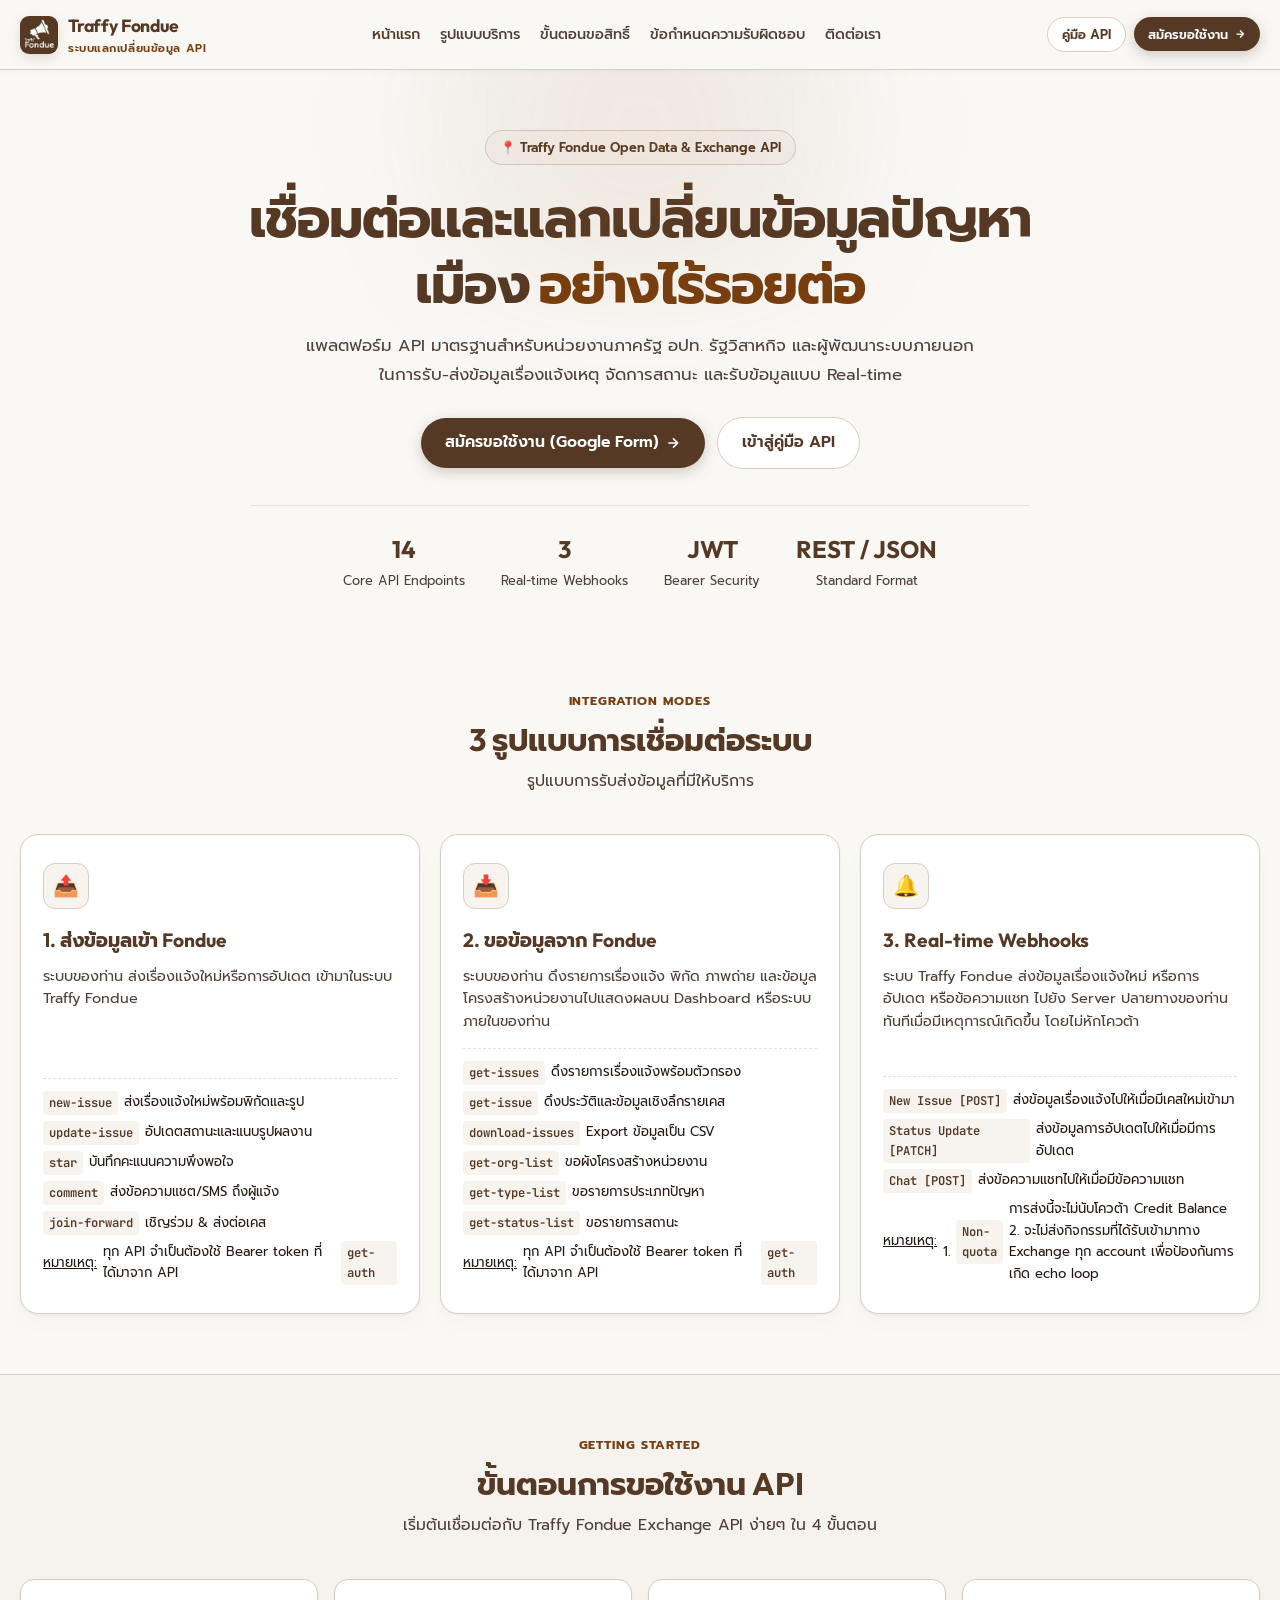
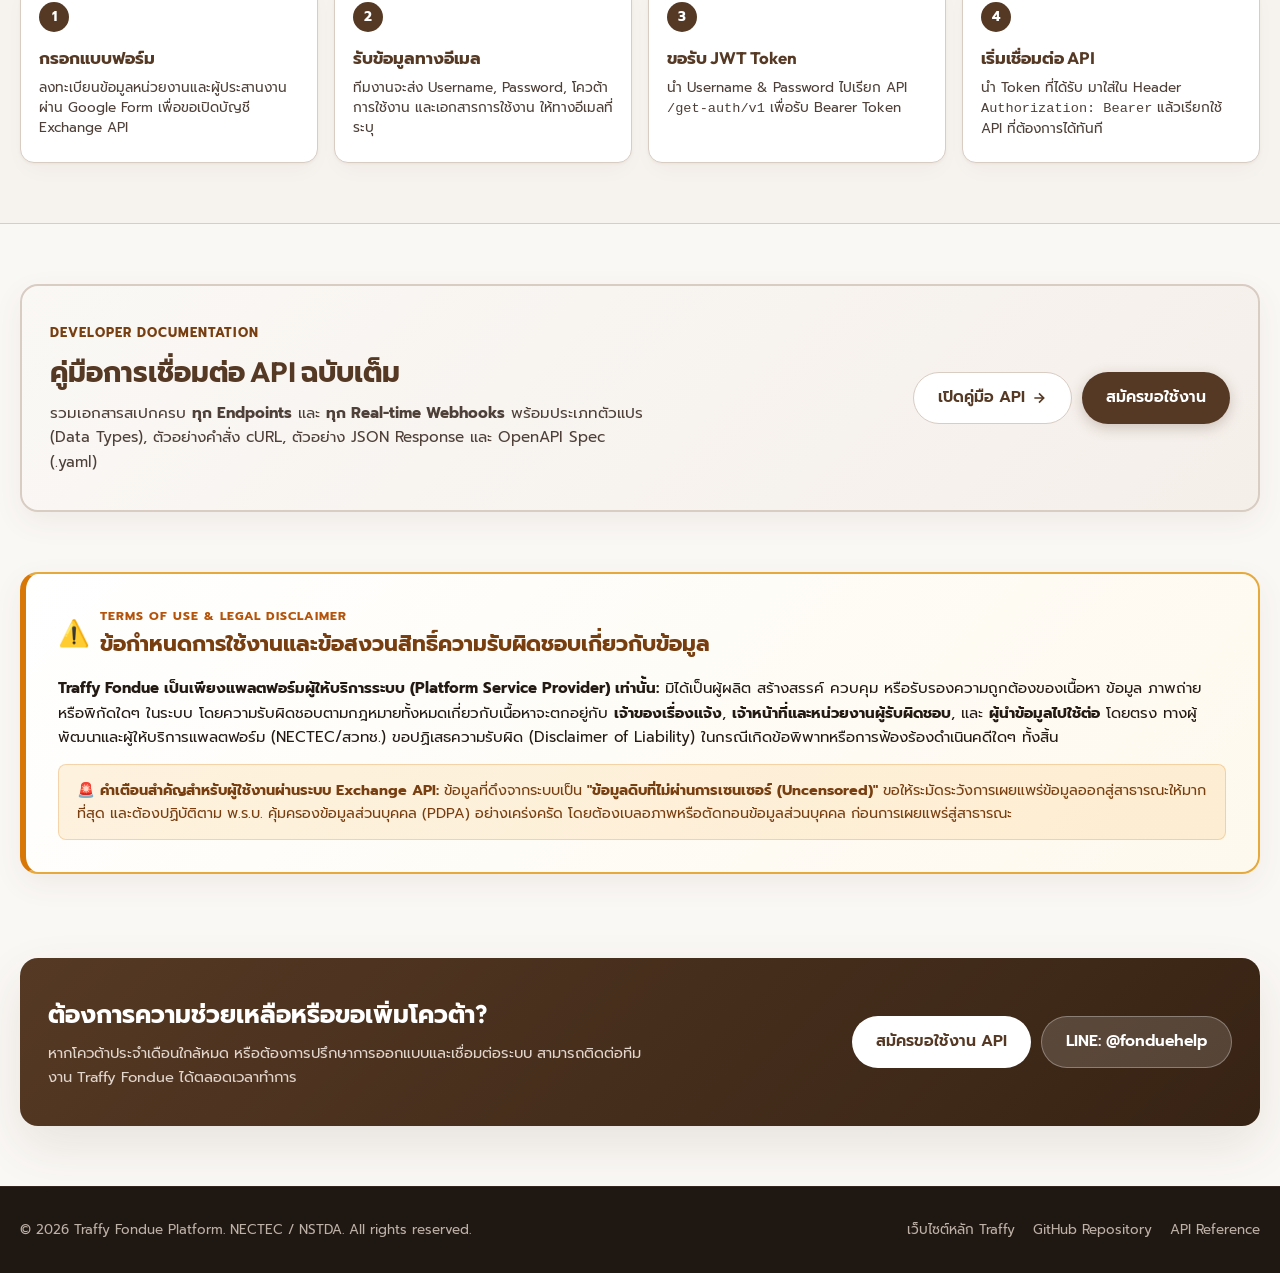
<file: index.html>
<!DOCTYPE html>
<html lang="th">

<head>
  <meta charset="UTF-8">
  <meta name="viewport" content="width=device-width, initial-scale=1.0">
  <title>Traffy Fondue Exchange API - Open Data & Integration Portal</title>
  <meta name="description"
    content="คู่มือและภาพรวมการเชื่อมต่อระบบ Traffy Fondue Exchange API สำหรับหน่วยงานและนักพัฒนาระบบเพื่อแลกเปลี่ยนข้อมูลปัญหาเมือง">
  <link rel="icon" type="image/webp" href="assets/logo.webp">
  <link rel="stylesheet" href="css/style.css">
</head>

<body>
  <a href="#modes" class="skip-link">ข้ามไปยังเนื้อหาหลัก (Skip to Content)</a>

  <!-- UNIFIED FIXED HEADER -->
  <header class="site-header">
    <div class="container nav-wrap">
      <a href="index.html" class="brand-logo" aria-label="Traffy Fondue Exchange API หน้าแรก">
        <img src="assets/logo.webp" alt="Traffy Fondue Logo">
        <div class="brand-text">
          <span class="brand-title">Traffy Fondue</span>
          <span class="brand-badge">ระบบแลกเปลี่ยนข้อมูล API</span>
        </div>
      </a>
      <ul class="nav-links">
        <li><a href="index.html" class="nav-link active">หน้าแรก</a></li>
        <li><a href="index.html#modes" class="nav-link">รูปแบบบริการ</a></li>
        <li><a href="index.html#onboarding" class="nav-link">ขั้นตอนขอสิทธิ์</a></li>
        <li><a href="index.html#disclaimer" class="nav-link">ข้อกำหนดความรับผิดชอบ</a></li>
        <li><a href="index.html#support" class="nav-link">ติดต่อเรา</a></li>
      </ul>
      <div class="header-actions">
        <a href="docs.html" class="btn btn-secondary btn-sm" aria-label="เปิดดู API Reference">
          <span>คู่มือ API</span>
        </a>
        <a href="https://forms.gle/bvFEhjPHSmU1x7wP7" target="_blank" rel="noopener" class="btn btn-primary btn-sm"
          aria-label="สมัครขอใช้งาน API (เปิดในหน้าต่างใหม่)">
          <span>สมัครขอใช้งาน</span>
          <svg aria-hidden="true" focusable="false" width="12" height="12" viewBox="0 0 24 24" fill="none"
            stroke="currentColor" stroke-width="2.5">
            <path d="M5 12h14M12 5l7 7-7 7" />
          </svg>
        </a>
      </div>
    </div>
  </header>

  <!-- HERO SECTION -->
  <section class="hero-section" id="overview">
    <div class="hero-glow"></div>
    <div class="container">
      <div class="hero-badge">
        <span>📍 Traffy Fondue Open Data & Exchange API</span>
      </div>
      <h1 class="hero-title">
        เชื่อมต่อและแลกเปลี่ยนข้อมูลปัญหาเมือง <span>อย่างไร้รอยต่อ</span>
      </h1>
      <p class="hero-desc">
        แพลตฟอร์ม API มาตรฐานสำหรับหน่วยงานภาครัฐ อปท. รัฐวิสาหกิจ และผู้พัฒนาระบบภายนอก
        ในการรับ-ส่งข้อมูลเรื่องแจ้งเหตุ จัดการสถานะ และรับข้อมูลแบบ Real-time
      </p>

      <!-- CTA BUTTONS: Primary = สมัครขอใช้งาน, Secondary = API Reference -->
      <div class="hero-cta">
        <a href="https://forms.gle/bvFEhjPHSmU1x7wP7" target="_blank" rel="noopener" class="btn btn-primary btn-lg"
          aria-label="สมัครขอใช้งาน Google Form (เปิดในหน้าต่างใหม่)">
          <span>สมัครขอใช้งาน (Google Form)</span>
          <svg aria-hidden="true" focusable="false" width="16" height="16" viewBox="0 0 24 24" fill="none"
            stroke="currentColor" stroke-width="2.5">
            <path d="M5 12h14M12 5l7 7-7 7" />
          </svg>
        </a>
        <a href="docs.html" class="btn btn-secondary btn-lg" aria-label="เข้าสู่คู่มือ API Reference">
          <span>เข้าสู่คู่มือ API</span>
        </a>
      </div>

      <div class="hero-stats">
        <div class="stat-item">
          <span class="stat-num">14</span>
          <span class="stat-label">Core API Endpoints</span>
        </div>
        <div class="stat-item">
          <span class="stat-num">3</span>
          <span class="stat-label">Real-time Webhooks</span>
        </div>
        <div class="stat-item">
          <span class="stat-num">JWT</span>
          <span class="stat-label">Bearer Security</span>
        </div>
        <div class="stat-item">
          <span class="stat-num">REST / JSON</span>
          <span class="stat-label">Standard Format</span>
        </div>
      </div>
    </div>
  </section>

  <!-- INTEGRATION MODES SECTION -->
  <section class="section" id="modes">
    <div class="container">
      <div class="section-header">
        <span class="section-tag">Integration Modes</span>
        <h2 class="section-title">3 รูปแบบการเชื่อมต่อระบบ</h2>
        <p class="section-desc">รูปแบบการรับส่งข้อมูลที่มีให้บริการ</p>
      </div>

      <div class="modes-grid">
        <!-- Mode 1 -->
        <div class="mode-card">
          <div class="mode-icon-wrap" aria-hidden="true">📤</div>
          <h3 class="mode-title">1. ส่งข้อมูลเข้า Fondue</h3>
          <p class="mode-desc">
            ระบบของท่าน ส่งเรื่องแจ้งใหม่หรือการอัปเดต เข้ามาในระบบ Traffy Fondue
          </p>
          <ul class="mode-list">
            <li class="mode-list-item"><code>new-issue</code> ส่งเรื่องแจ้งใหม่พร้อมพิกัดและรูป</li>
            <li class="mode-list-item"><code>update-issue</code> อัปเดตสถานะและแนบรูปผลงาน</li>
            <li class="mode-list-item"><code>star</code> บันทึกคะแนนความพึงพอใจ</li>
            <li class="mode-list-item"><code>comment</code> ส่งข้อความแชต/SMS ถึงผู้แจ้ง</li>
            <li class="mode-list-item"><code>join-forward</code> เชิญร่วม & ส่งต่อเคส</li>
            <li class="mode-list-item"><u>หมายเหตุ:</u> ทุก API จำเป็นต้องใช้ Bearer token ที่ได้มาจาก API
              <code>get-auth</code>
            </li>
          </ul>
        </div>

        <!-- Mode 2 -->
        <div class="mode-card">
          <div class="mode-icon-wrap" aria-hidden="true">📥</div>
          <h3 class="mode-title">2. ขอข้อมูลจาก Fondue</h3>
          <p class="mode-desc">
            ระบบของท่าน ดึงรายการเรื่องแจ้ง พิกัด ภาพถ่าย และข้อมูลโครงสร้างหน่วยงานไปแสดงผลบน Dashboard
            หรือระบบภายในของท่าน
          </p>
          <ul class="mode-list">
            <li class="mode-list-item"><code>get-issues</code> ดึงรายการเรื่องแจ้งพร้อมตัวกรอง</li>
            <li class="mode-list-item"><code>get-issue</code> ดึงประวัติและข้อมูลเชิงลึกรายเคส</li>
            <li class="mode-list-item"><code>download-issues</code> Export ข้อมูลเป็น CSV</li>
            <li class="mode-list-item"><code>get-org-list</code> ขอผังโครงสร้างหน่วยงาน</li>
            <li class="mode-list-item"><code>get-type-list</code> ขอรายการประเภทปัญหา</li>
            <li class="mode-list-item"><code>get-status-list</code> ขอรายการสถานะ</li>
            <li class="mode-list-item"><u>หมายเหตุ:</u> ทุก API จำเป็นต้องใช้ Bearer token ที่ได้มาจาก API
              <code>get-auth</code>
            </li>
          </ul>
        </div>

        <!-- Mode 3 -->
        <div class="mode-card">
          <div class="mode-icon-wrap" aria-hidden="true">🔔</div>
          <h3 class="mode-title">3. Real-time Webhooks</h3>
          <p class="mode-desc">
            ระบบ Traffy Fondue ส่งข้อมูลเรื่องแจ้งใหม่ หรือการอัปเดต หรือข้อความแชท ไปยัง Server
            ปลายทางของท่านทันทีเมื่อมีเหตุการณ์เกิดขึ้น
            โดยไม่หักโควต้า
          </p>
          <ul class="mode-list">
            <li class="mode-list-item"><code>New Issue [POST]</code> ส่งข้อมูลเรื่องแจ้งไปให้เมื่อมีเคสใหม่เข้ามา</li>
            <li class="mode-list-item"><code>Status Update [PATCH]</code> ส่งข้อมูลการอัปเดตไปให้เมื่อมีการอัปเดต</li>
            <li class="mode-list-item"><code>Chat [POST]</code> ส่งข้อความแชทไปให้เมื่อมีข้อความแชท</li>
            <li class="mode-list-item"><u>หมายเหตุ:</u><br />1. <code>Non-quota</code> การส่งนี้จะไม่นับโควต้า Credit
              Balance<br />2. จะไม่ส่งกิจกรรมที่ได้รับเข้ามาทาง Exchange ทุก account เพื่อป้องกันการเกิด echo loop</li>
          </ul>
        </div>
      </div>
    </div>
  </section>

  <!-- ONBOARDING SECTION -->
  <section class="section" id="onboarding"
    style="background: var(--bg-card-alt); border-top: 1px solid var(--border); border-bottom: 1px solid var(--border);">
    <div class="container">
      <div class="section-header">
        <span class="section-tag">Getting Started</span>
        <h2 class="section-title">ขั้นตอนการขอใช้งาน API</h2>
        <p class="section-desc">เริ่มต้นเชื่อมต่อกับ Traffy Fondue Exchange API ง่ายๆ ใน 4 ขั้นตอน</p>
      </div>

      <div class="onboarding-steps">
        <div class="step-card">
          <div class="step-badge">1</div>
          <h4 class="step-title">กรอกแบบฟอร์ม</h4>
          <p class="step-desc">ลงทะเบียนข้อมูลหน่วยงานและผู้ประสานงานผ่าน Google Form เพื่อขอเปิดบัญชี Exchange API</p>
        </div>
        <div class="step-card">
          <div class="step-badge">2</div>
          <h4 class="step-title">รับข้อมูลทางอีเมล</h4>
          <p class="step-desc">ทีมงานจะส่ง Username, Password, โควต้าการใช้งาน และเอกสารการใช้งาน ให้ทางอีเมลที่ระบุ</p>
        </div>
        <div class="step-card">
          <div class="step-badge">3</div>
          <h4 class="step-title">ขอรับ JWT Token</h4>
          <p class="step-desc">นำ Username & Password ไปเรียก API <code>/get-auth/v1</code> เพื่อรับ Bearer Token</p>
        </div>
        <div class="step-card">
          <div class="step-badge">4</div>
          <h4 class="step-title">เริ่มเชื่อมต่อ API</h4>
          <p class="step-desc">นำ Token ที่ได้รับ มาใส่ใน Header <code>Authorization: Bearer</code> แล้วเรียกใช้ API
            ที่ต้องการได้ทันที</p>
        </div>
      </div>
    </div>
  </section>

  <!-- API REFERENCE CALLOUT SECTION -->
  <section class="section" id="api-doc-portal" style="background: var(--bg-main);">
    <div class="container">
      <div class="support-card"
        style="background: linear-gradient(135deg, #FAF8F5 0%, #F5EFEA 100%); border: 2px solid var(--border); color: var(--text-main); box-shadow: var(--shadow-md);">
        <div class="support-info">
          <span
            style="font-size: 0.8rem; font-weight: 700; text-transform: uppercase; color: var(--brand-accent); letter-spacing: 0.08em; display: block; margin-bottom: 6px;">Developer
            Documentation</span>
          <h3 style="color: var(--brand); font-size: 1.75rem;">คู่มือการเชื่อมต่อ API ฉบับเต็ม</h3>
          <p style="color: var(--text-muted); font-size: 0.95rem; line-height: 1.6;">
            รวมเอกสารสเปกครบ <strong>ทุก Endpoints</strong> และ <strong>ทุก Real-time Webhooks</strong>
            พร้อมประเภทตัวแปร (Data Types), ตัวอย่างคำสั่ง cURL, ตัวอย่าง JSON Response และ OpenAPI
            Spec (.yaml)
          </p>
        </div>
        <div class="support-actions">
          <a href="docs.html" class="btn btn-secondary btn-lg" style="width: auto;">
            <span>เปิดคู่มือ API</span>
            <svg aria-hidden="true" focusable="false" width="16" height="16" viewBox="0 0 24 24" fill="none"
              stroke="currentColor" stroke-width="2.5">
              <path d="M5 12h14M12 5l7 7-7 7" />
            </svg>
          </a>
          <a href="https://forms.gle/bvFEhjPHSmU1x7wP7" target="_blank" rel="noopener" class="btn btn-primary btn-lg"
            style="width: auto;" aria-label="สมัครขอใช้งาน API">
            <span>สมัครขอใช้งาน</span>
          </a>
        </div>
      </div>
    </div>
  </section>

  <!-- TERMS & DISCLAIMER SECTION -->
  <section class="section" id="disclaimer" style="padding-top: 0; scroll-margin-top: 80px;">
    <div class="container">
      <div class="disclaimer-portal-card">
        <div style="display: flex; align-items: center; gap: 10px; margin-bottom: 14px;">
          <span style="font-size: 1.6rem;">⚠️</span>
          <div>
            <span
              style="font-size: 0.76rem; font-weight: 700; text-transform: uppercase; color: #B45309; letter-spacing: 0.08em; display: block;">Terms
              of Use & Legal Disclaimer</span>
            <h3 style="color: #783E0F; font-size: 1.35rem; margin: 0; font-family: var(--font-heading);">
              ข้อกำหนดการใช้งานและข้อสงวนสิทธิ์ความรับผิดชอบเกี่ยวกับข้อมูล</h3>
          </div>
        </div>
        <p style="color: var(--text-main); font-size: 0.94rem; line-height: 1.65; margin-bottom: 14px;">
          <strong>Traffy Fondue เป็นเพียงแพลตฟอร์มผู้ให้บริการระบบ (Platform Service Provider) เท่านั้น:</strong>
          มิได้เป็นผู้ผลิต สร้างสรรค์ ควบคุม หรือรับรองความถูกต้องของเนื้อหา ข้อมูล ภาพถ่าย หรือพิกัดใดๆ ในระบบ
          โดยความรับผิดชอบตามกฎหมายทั้งหมดเกี่ยวกับเนื้อหาจะตกอยู่กับ <strong>เจ้าของเรื่องแจ้ง</strong>,
          <strong>เจ้าหน้าที่และหน่วยงานผู้รับผิดชอบ</strong>, และ <strong>ผู้นำข้อมูลไปใช้ต่อ</strong> โดยตรง
          ทางผู้พัฒนาและผู้ให้บริการแพลตฟอร์ม (NECTEC/สวทช.) ขอปฏิเสธความรับผิด (Disclaimer of Liability)
          ในกรณีเกิดข้อพิพาทหรือการฟ้องร้องดำเนินคดีใดๆ ทั้งสิ้น
        </p>
        <div
          style="background: rgba(245, 158, 11, 0.12); border: 1px solid rgba(217, 119, 6, 0.25); border-radius: var(--radius-sm); padding: 14px 18px;">
          <p style="color: #783E0F; font-size: 0.9rem; line-height: 1.6; margin: 0;">
            🚨 <strong>คำเตือนสำคัญสำหรับผู้ใช้งานผ่านระบบ Exchange API:</strong> ข้อมูลที่ดึงจากระบบเป็น
            <strong>"ข้อมูลดิบที่ไม่ผ่านการเซนเซอร์ (Uncensored)"</strong>
            ขอให้ระมัดระวังการเผยแพร่ข้อมูลออกสู่สาธารณะให้มากที่สุด และต้องปฏิบัติตาม พ.ร.บ. คุ้มครองข้อมูลส่วนบุคคล
            (PDPA) อย่างเคร่งครัด โดยต้องเบลอภาพหรือตัดทอนข้อมูลส่วนบุคคล ก่อนการเผยแพร่สู่สาธารณะ
          </p>
        </div>
      </div>
    </div>
  </section>

  <!-- SUPPORT SECTION -->
  <section class="section" id="support" style="padding-top: 0;">
    <div class="container">
      <div class="support-card">
        <div class="support-info">
          <h3>ต้องการความช่วยเหลือหรือขอเพิ่มโควต้า?</h3>
          <p>หากโควต้าประจำเดือนใกล้หมด หรือต้องการปรึกษาการออกแบบและเชื่อมต่อระบบ สามารถติดต่อทีมงาน Traffy Fondue
            ได้ตลอดเวลาทำการ</p>
        </div>
        <div class="support-actions">
          <a href="https://forms.gle/bvFEhjPHSmU1x7wP7" target="_blank" rel="noopener" class="btn btn-light btn-lg"
            aria-label="สมัครขอใช้งาน Google Form (เปิดในหน้าต่างใหม่)">
            <span>สมัครขอใช้งาน API</span>
          </a>
          <a href="https://line.me/R/ti/p/%40155yjrwo" target="_blank" rel="noopener" class="btn btn-secondary btn-lg"
            style="background: rgba(255,255,255,0.15); color: #fff; border-color: rgba(255,255,255,0.3);"
            aria-label="ติดต่อ LINE Official @fonduehelp (เปิดในหน้าต่างใหม่)">
            <span>LINE: @fonduehelp</span>
          </a>
        </div>
      </div>
    </div>
  </section>

  <!-- FOOTER -->
  <footer class="site-footer">
    <div class="container footer-wrap">
      <div>
        <p>© 2026 Traffy Fondue Platform. NECTEC / NSTDA. All rights reserved.</p>
      </div>
      <ul class="footer-links">
        <li><a href="https://www.traffy.in.th" target="_blank" rel="noopener" class="footer-link">เว็บไซต์หลัก
            Traffy</a></li>
        <li><a href="https://github.com/traffy-nectec/exchange-api-doc" target="_blank" rel="noopener"
            class="footer-link">GitHub Repository</a></li>
        <li><a href="docs.html" class="footer-link">API Reference</a></li>
      </ul>
    </div>
  </footer>

</body>

</html>
</file>
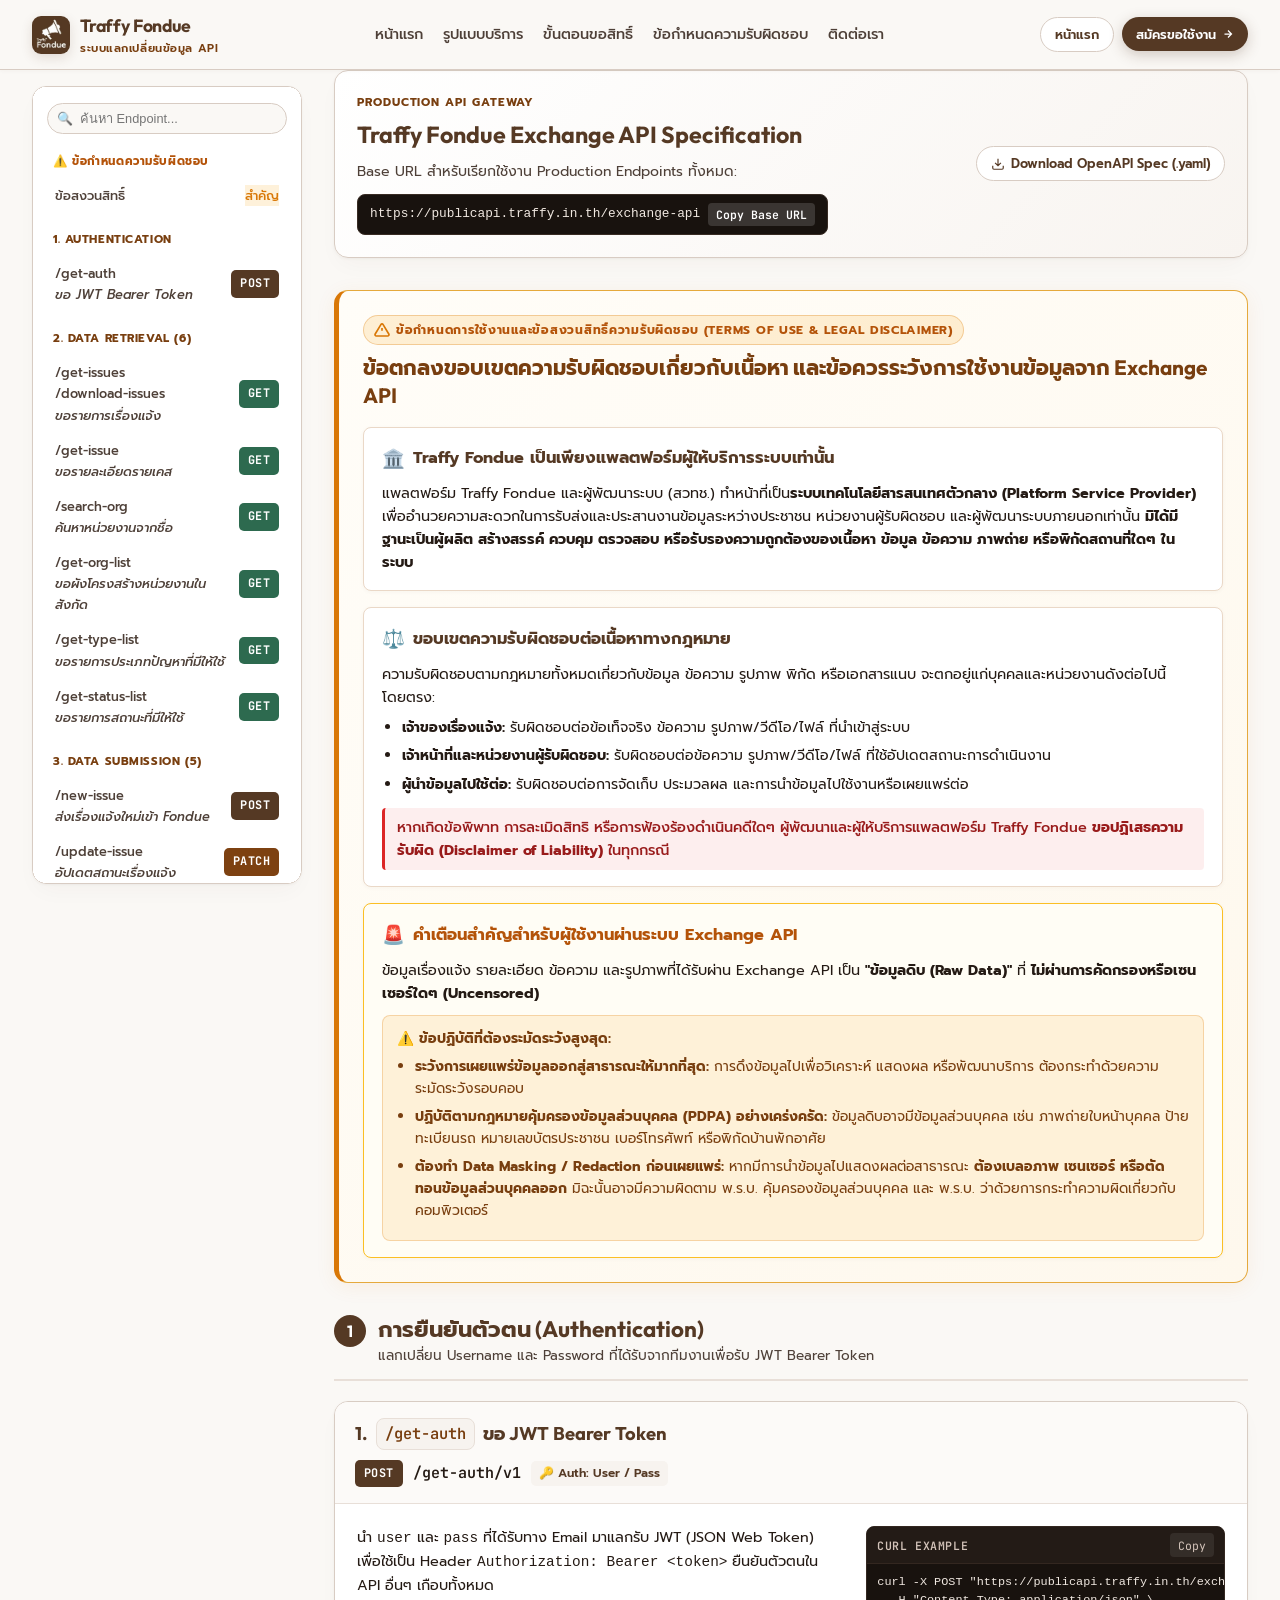
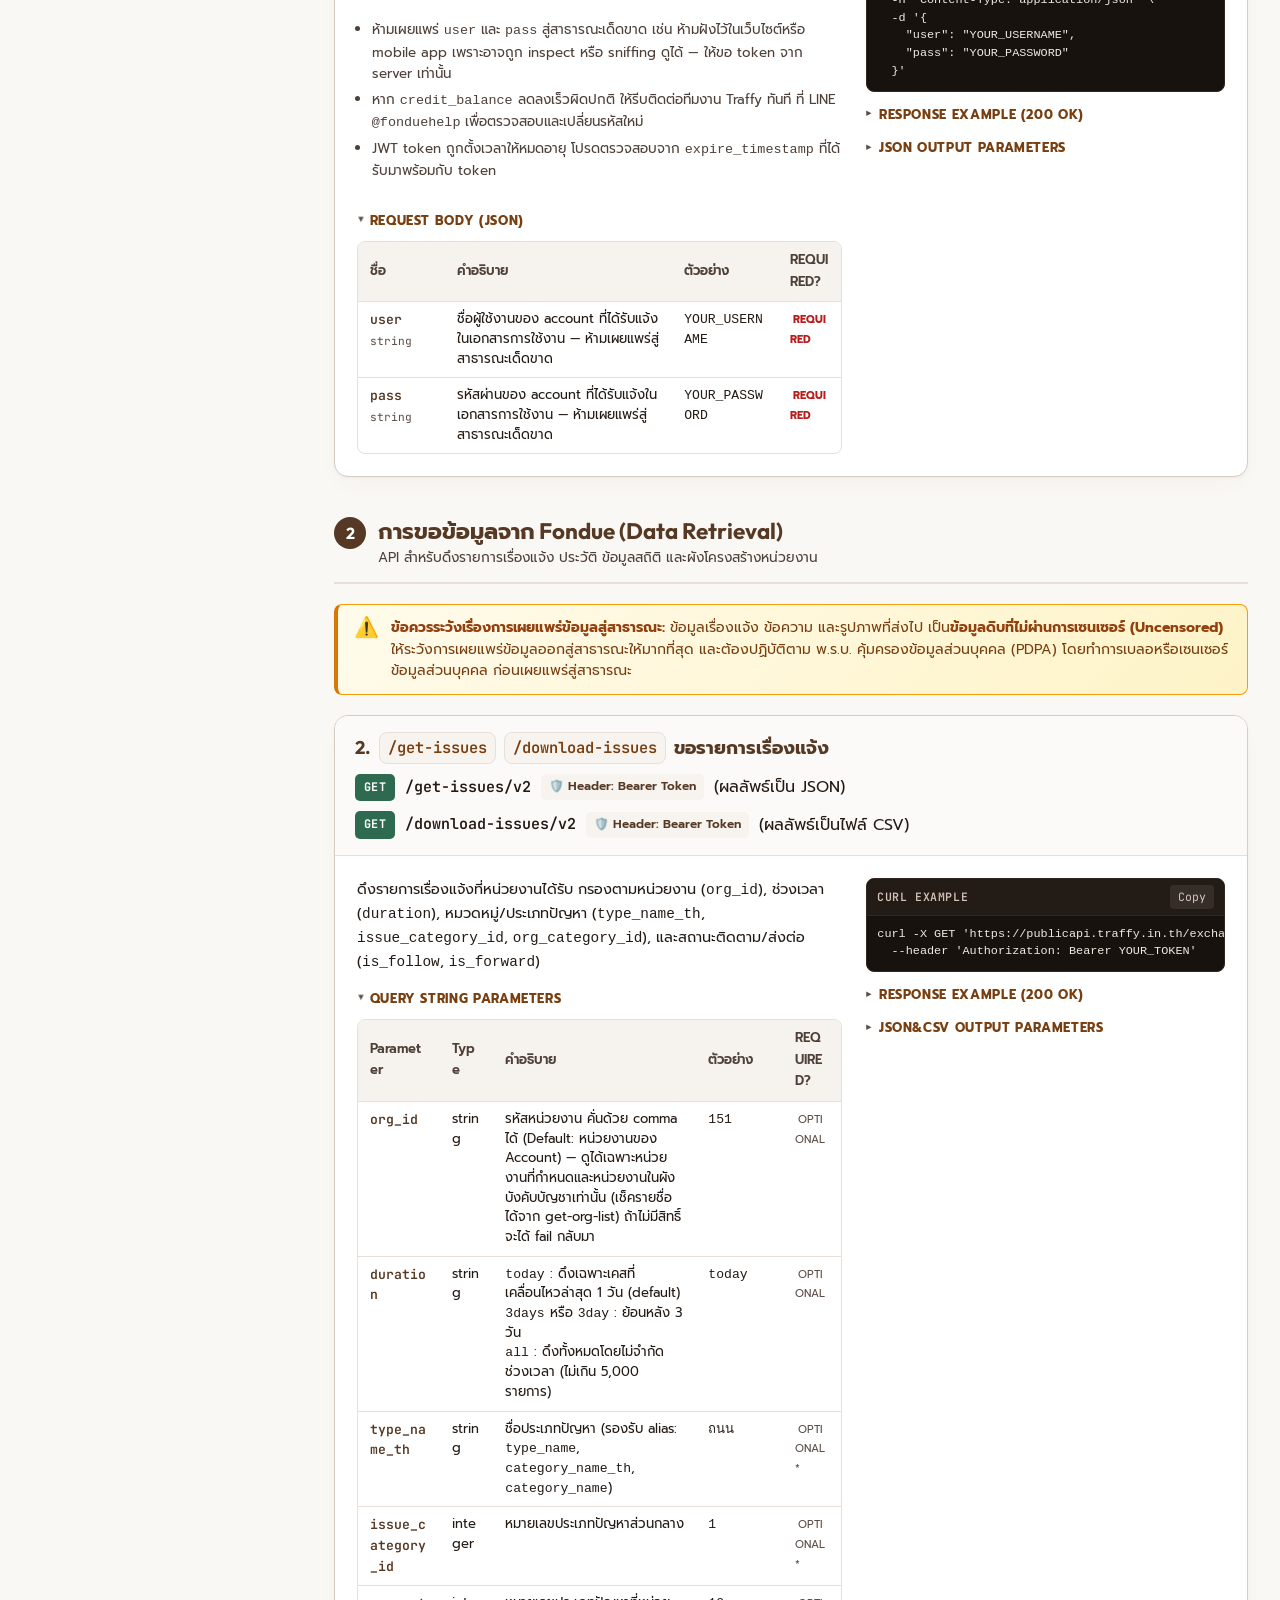
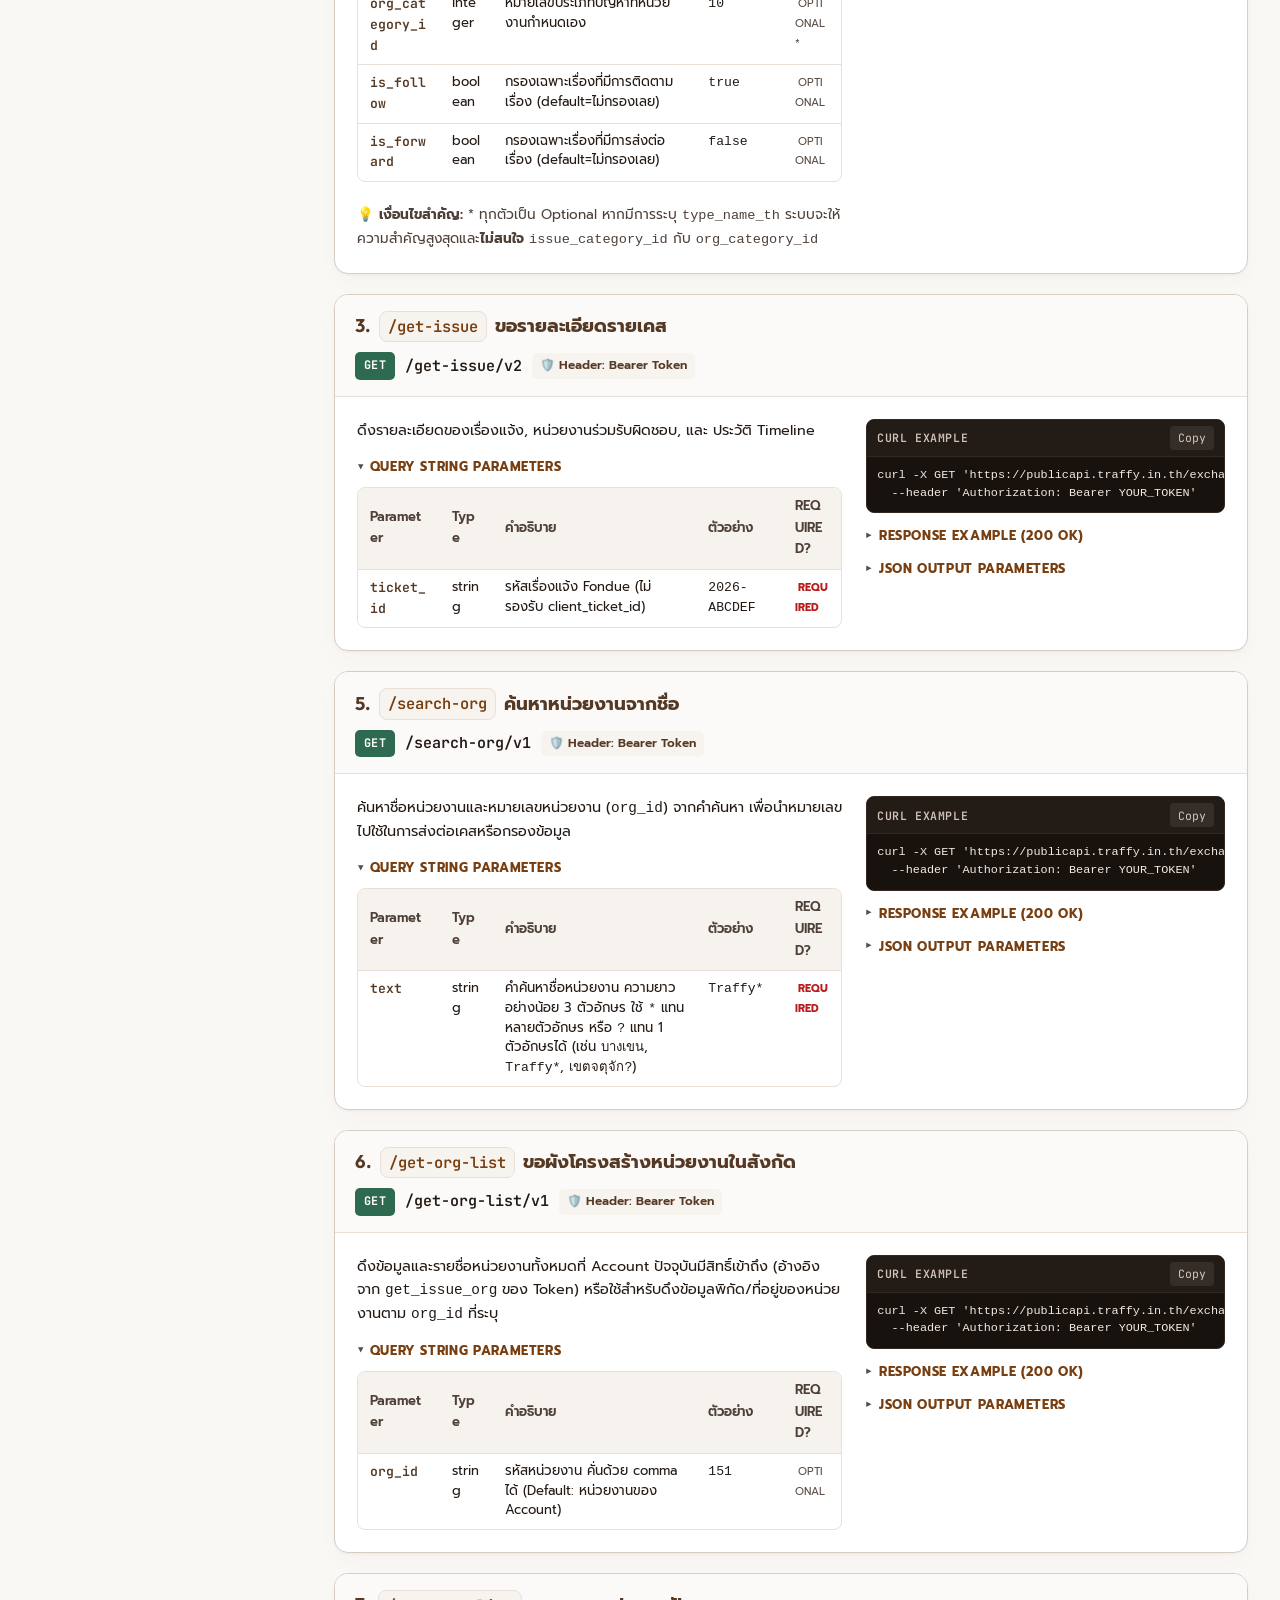
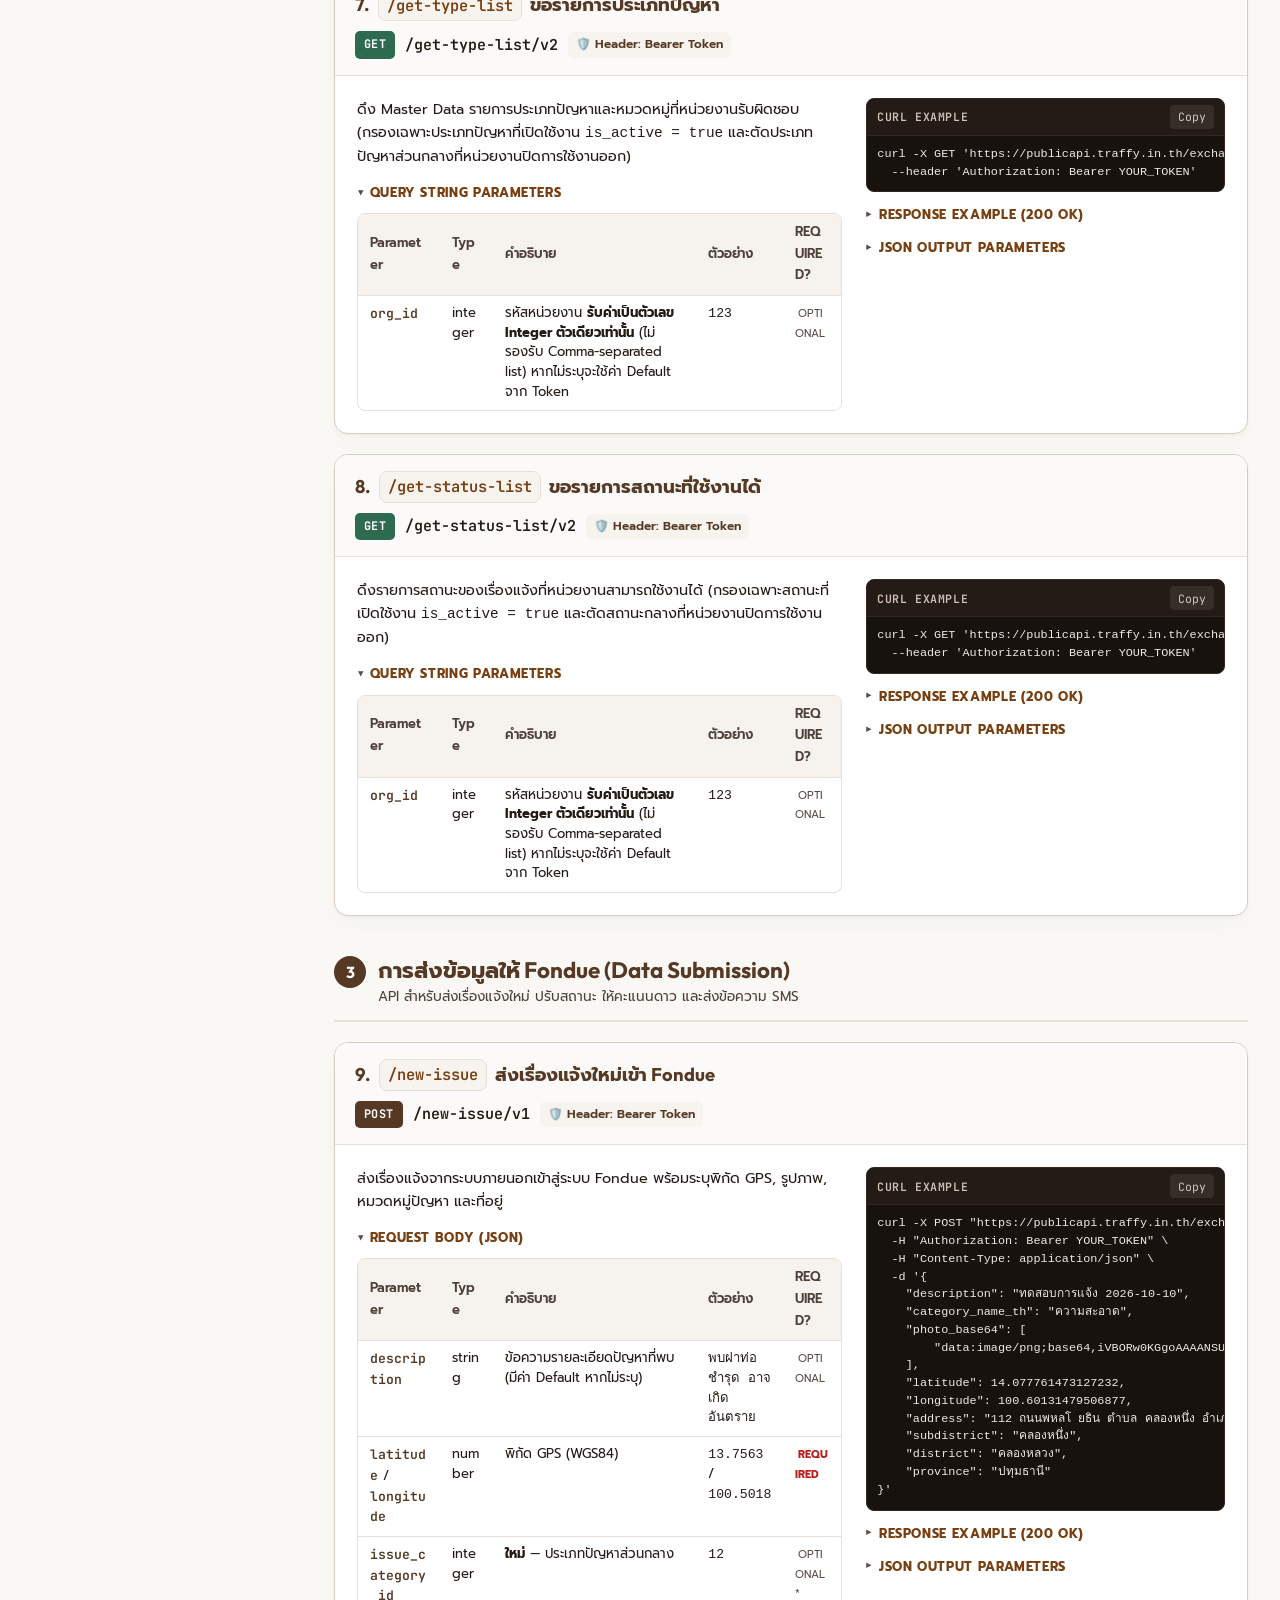
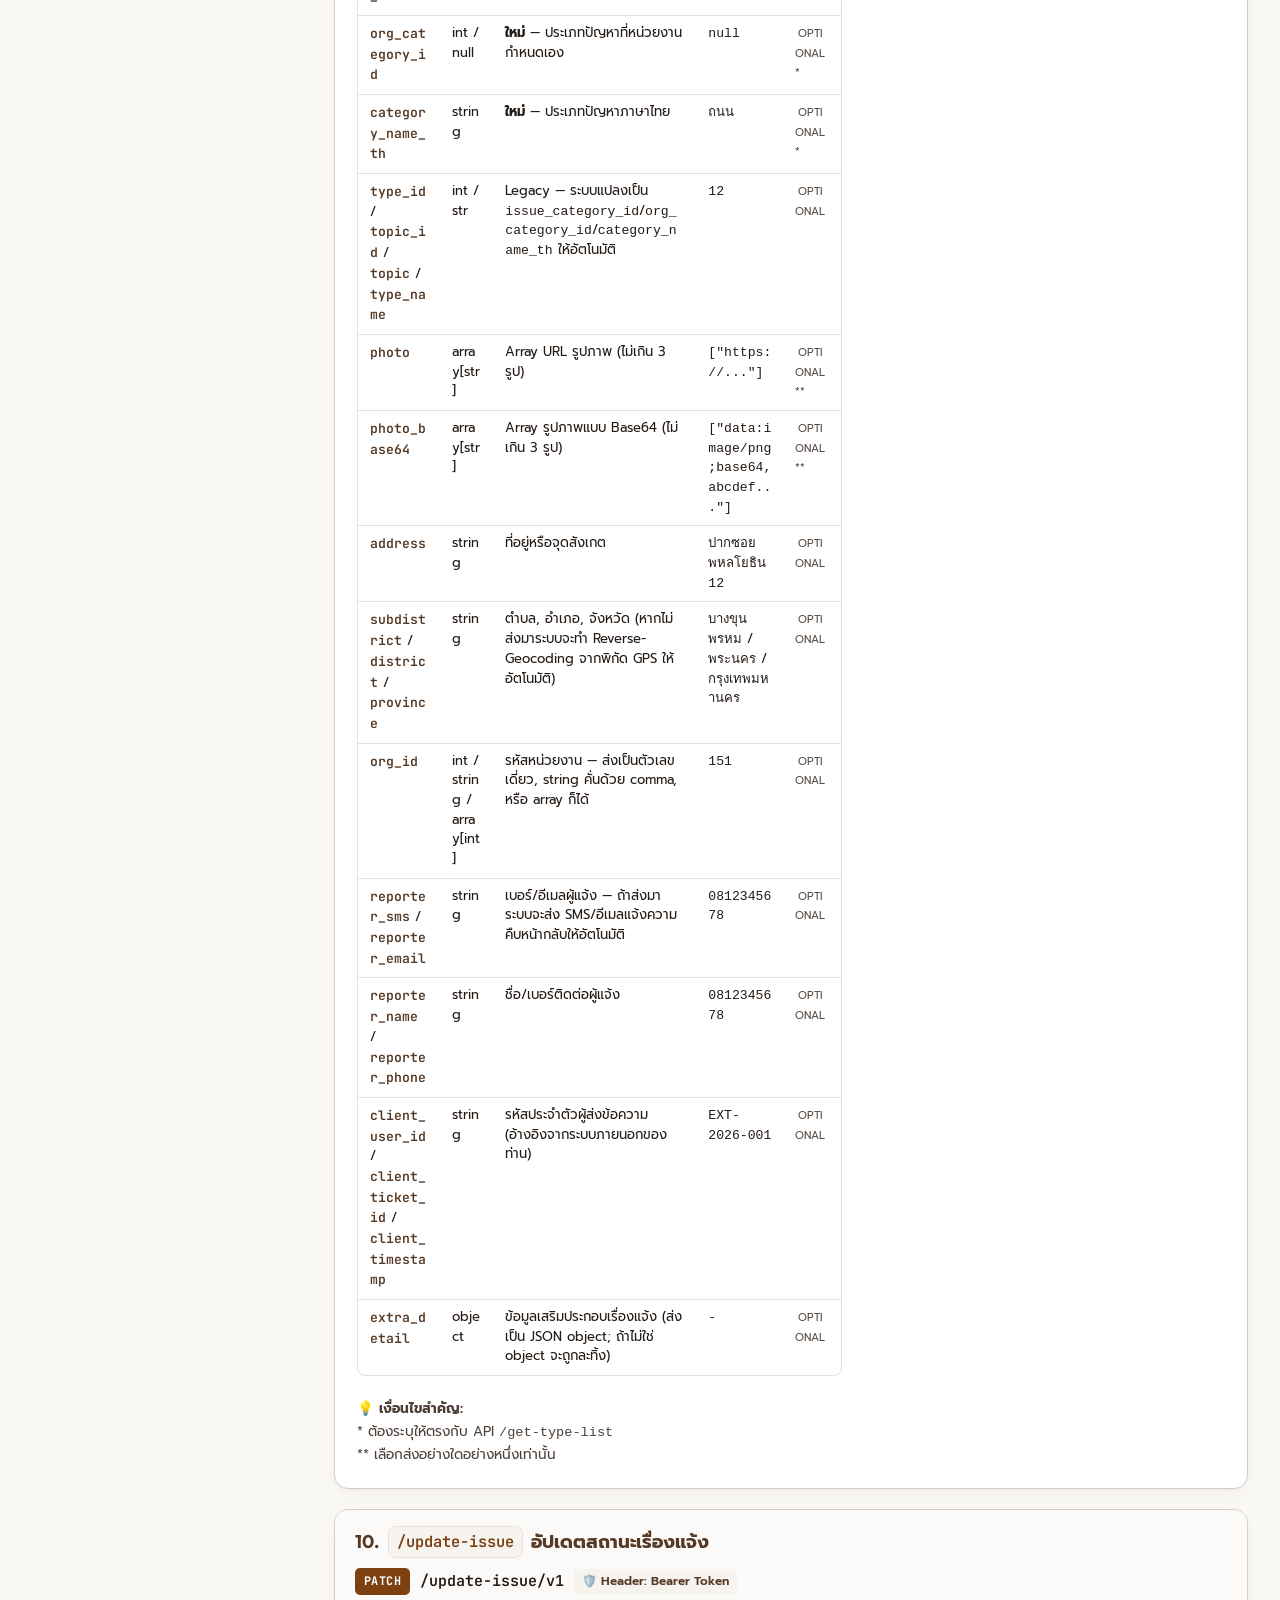
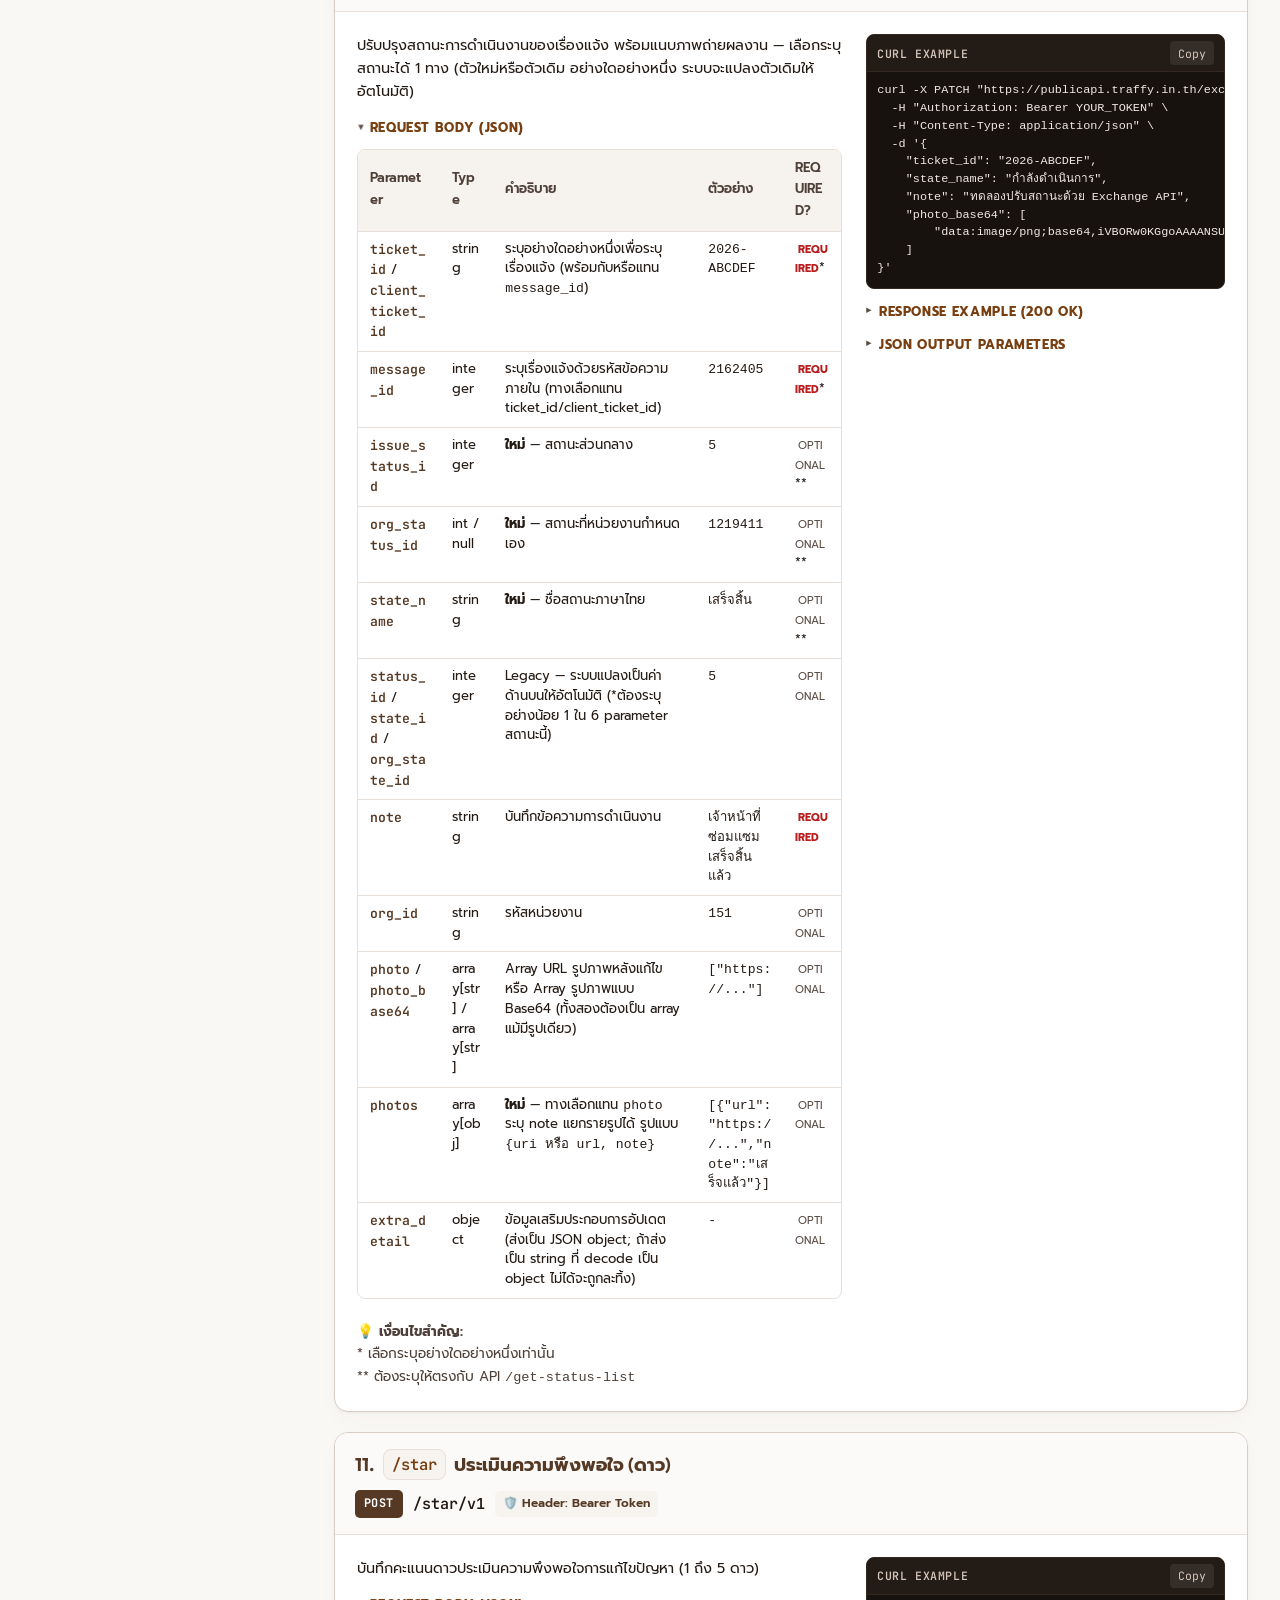
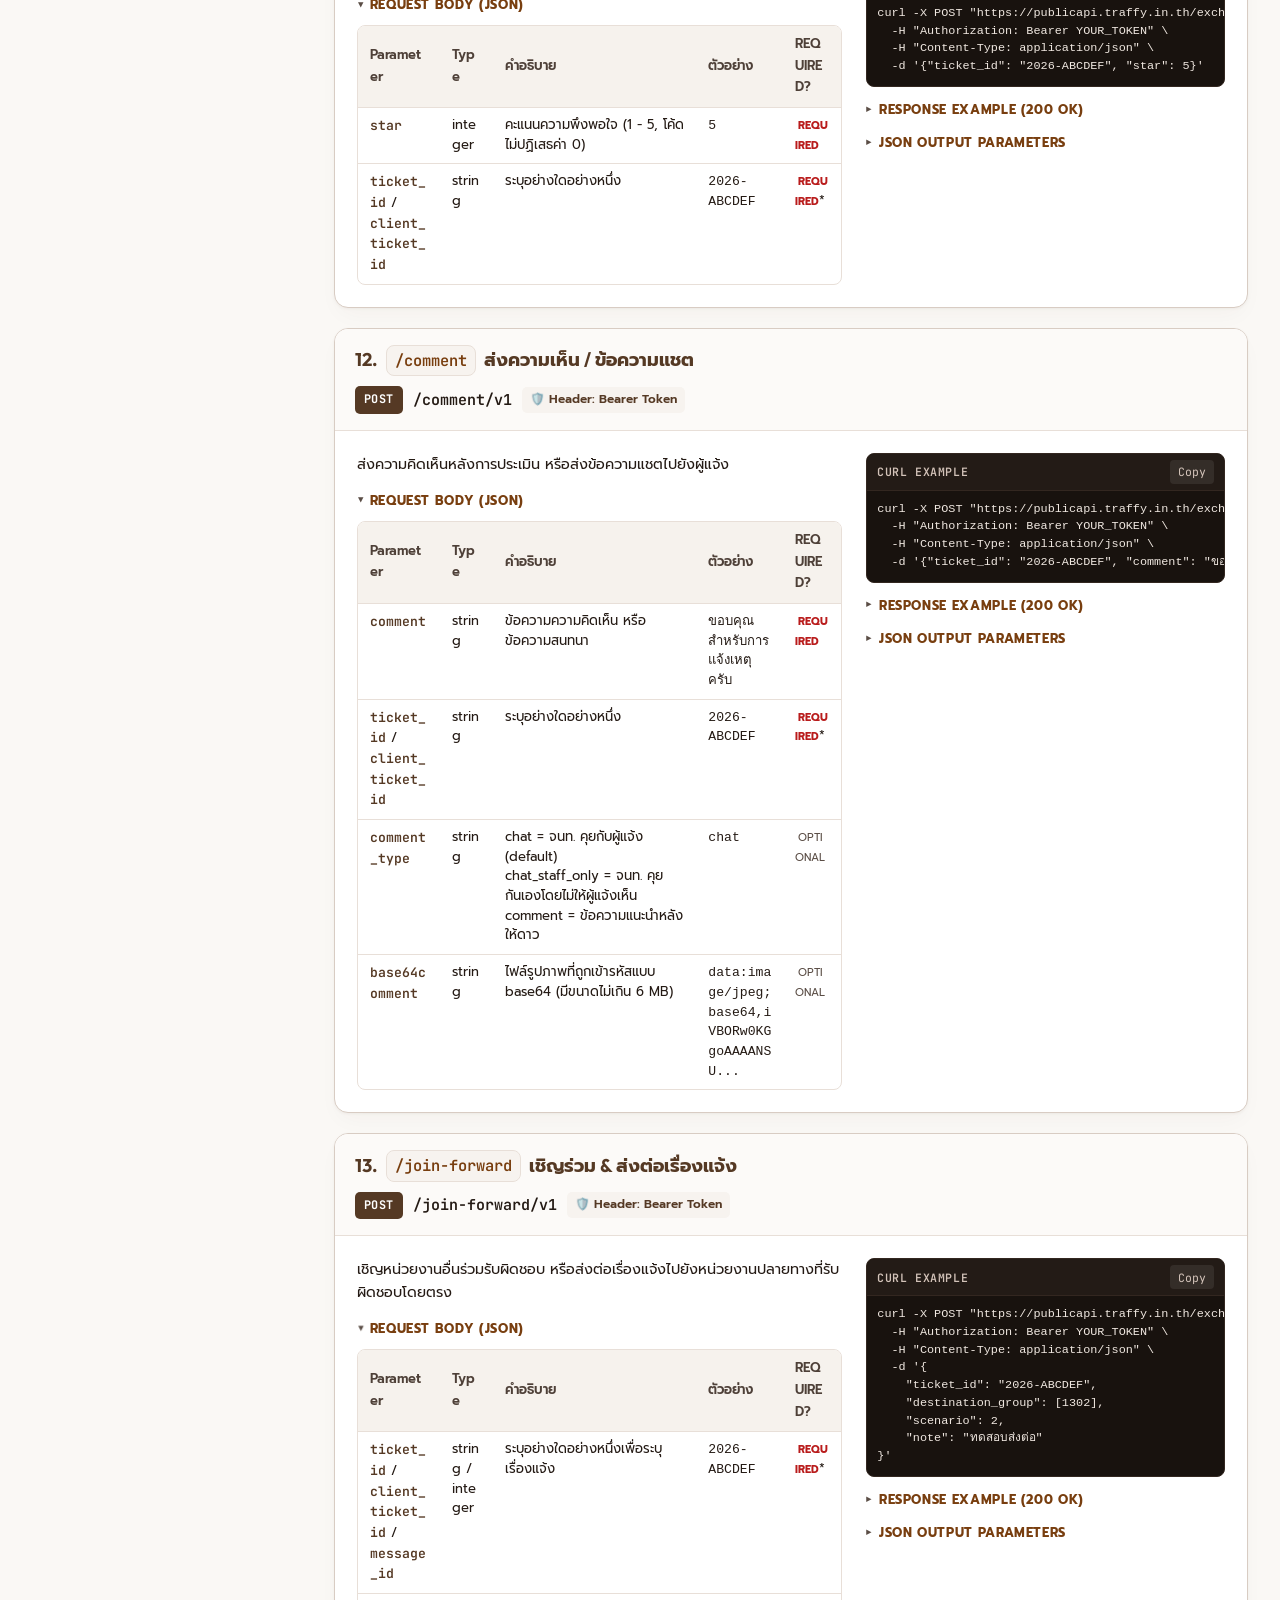
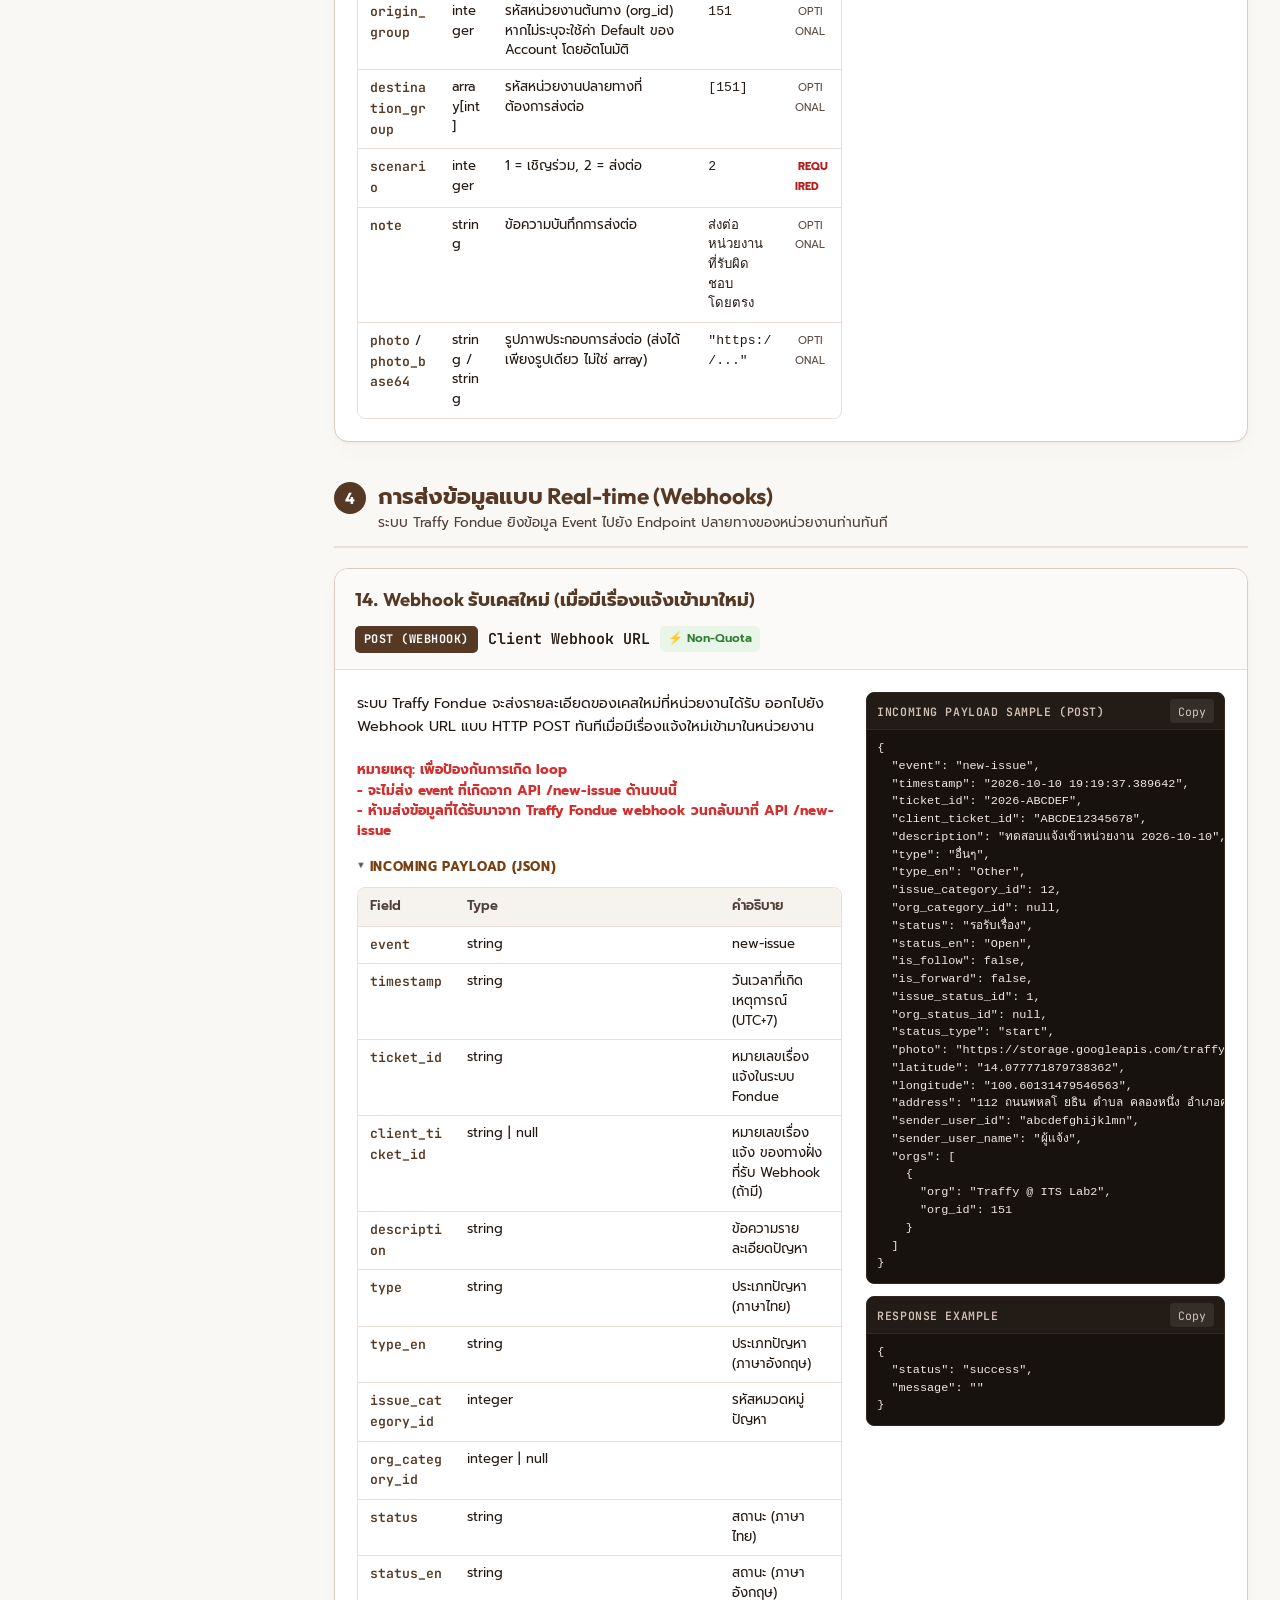
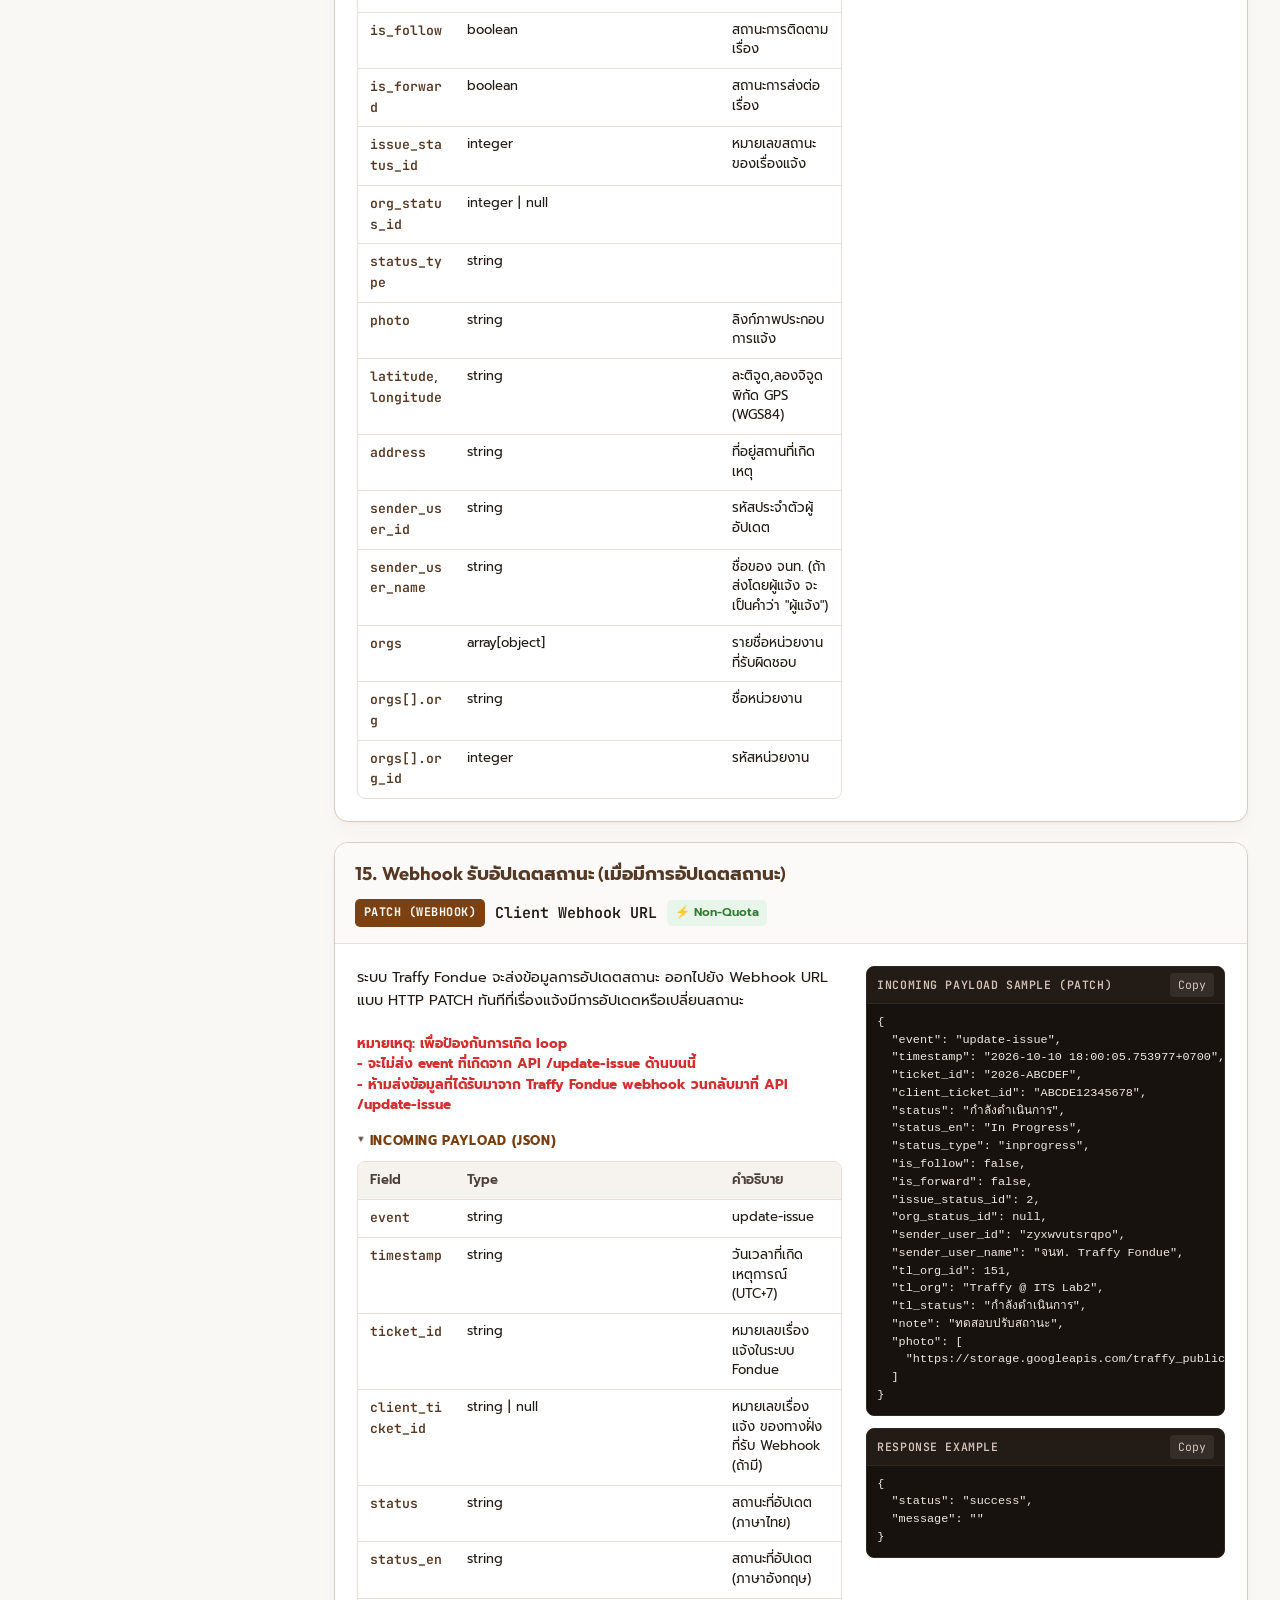
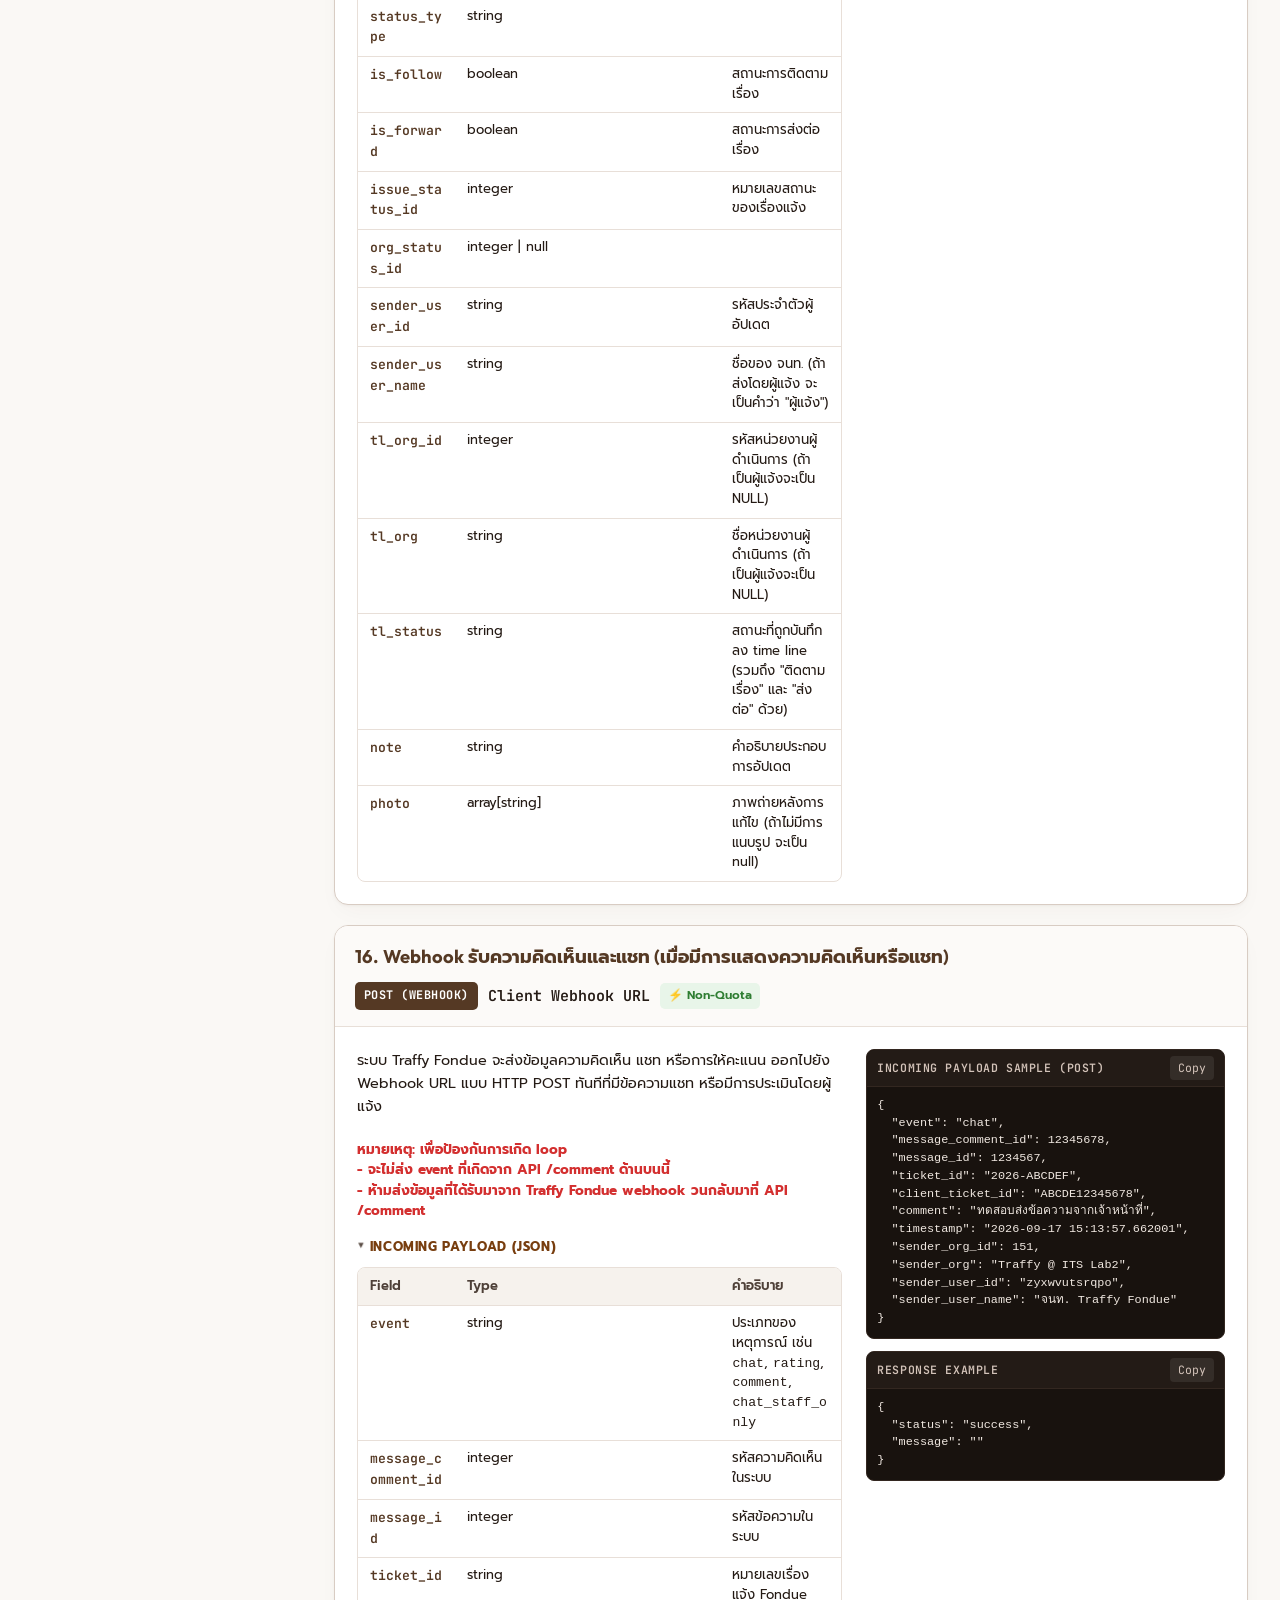
<file: docs.html>
<!DOCTYPE html>
<html lang="th">

<head>
  <meta charset="UTF-8">
  <meta name="viewport" content="width=device-width, initial-scale=1.0">
  <title>Traffy Fondue Exchange API - Developer Reference Documentation</title>
  <meta name="description" content="คู่มืออ้างอิงทางเทคนิคและสเปก API ฉบับสมบูรณ์สำหรับ Traffy Fondue Exchange API">
  <link rel="icon" type="image/webp" href="assets/logo.webp">
  <link rel="stylesheet" href="css/style.css?v=2">
</head>

<body class="docs-page">
  <a href="#main-docs" class="skip-link">ข้ามไปยังเนื้อหาหลัก (Skip to Content)</a>

  <!-- SITE HEADER (Consistent with index.html) -->
  <!-- UNIFIED FIXED HEADER -->
  <header class="site-header">
    <div class="container nav-wrap">
      <a href="index.html" class="brand-logo" aria-label="Traffy Fondue Exchange API หน้าแรก">
        <img src="assets/logo.webp" alt="Traffy Fondue Logo">
        <div class="brand-text">
          <span class="brand-title">Traffy Fondue</span>
          <span class="brand-badge">ระบบแลกเปลี่ยนข้อมูล API</span>
        </div>
      </a>
      <ul class="nav-links">
        <li><a href="index.html" class="nav-link">หน้าแรก</a></li>
        <li><a href="index.html#modes" class="nav-link">รูปแบบบริการ</a></li>
        <li><a href="index.html#onboarding" class="nav-link">ขั้นตอนขอสิทธิ์</a></li>
        <li><a href="#sec-disclaimer" class="nav-link">ข้อกำหนดความรับผิดชอบ</a></li>
        <li><a href="index.html#support" class="nav-link">ติดต่อเรา</a></li>
      </ul>
      <div class="header-actions">
        <a href="index.html" class="btn btn-secondary btn-sm" aria-label="กลับสู่หน้าแรก">
          <span>หน้าแรก</span>
        </a>
        <a href="https://forms.gle/bvFEhjPHSmU1x7wP7" target="_blank" rel="noopener" class="btn btn-primary btn-sm"
          aria-label="สมัครขอใช้งาน API (เปิดในหน้าต่างใหม่)">
          <span>สมัครขอใช้งาน</span>
          <svg aria-hidden="true" focusable="false" width="12" height="12" viewBox="0 0 24 24" fill="none"
            stroke="currentColor" stroke-width="2.5">
            <path d="M5 12h14M12 5l7 7-7 7" />
          </svg>
        </a>
      </div>
    </div>
  </header>

  <!-- MOBILE QUICK JUMP BAR -->
  <div class="mobile-doc-nav" aria-label="เลือกหัวข้อ API สำหรับมือถือ">
    <div class="container">
      <select id="mobileEndpointSelect" class="mobile-endpoint-select" aria-label="เลือกข้ามไปยัง Endpoint">
        <option value="">⚡ ข้ามไปยัง Endpoint...</option>
        <optgroup label="⚠️ ข้อกำหนดและข้อสงวนสิทธิ์">
          <option value="#sec-disclaimer">⚠️ ข้อกำหนดความรับผิดชอบ & ข้อควรระวังเกี่ยวกับข้อมูล</option>
        </optgroup>
        <optgroup label="1. Authentication">
          <option value="#sec-auth">📌 1. Authentication (การยืนยันตัวตน)</option>
          <option value="#get-auth">get-auth - ขอรับ Token</option>
        </optgroup>
        <optgroup label="2. Data Retrieval (ดึงข้อมูล)">
          <option value="#sec-query">📌 2. Data Retrieval (การขอข้อมูลจาก Fondue)</option>
          <option value="#get-issues">get-issues - ขอรายการเรื่องแจ้ง</option>
          <option value="#get-issue">get-issue - ขอรายละเอียดรายเคส</option>
          <option value="#get-issues">get-issues - ขอรายการเรื่องแจ้ง (JSON/CSV)</option>
          <option value="#search-org">search-org - ค้นหาหน่วยงาน</option>
          <option value="#get-org-list">get-org-list - ขอรายชื่อหน่วยงานในผังโครงสร้างองค์กร</option>
          <option value="#get-type-list">get-type-list - ขอรายการประเภทปัญหา</option>
          <option value="#get-status-list">get-status-list - ขอรายการสถานะ</option>
        </optgroup>
        <optgroup label="3. Data Submission (ส่งข้อมูล)">
          <option value="#sec-action">📌 3. Data Submission (การส่งข้อมูลให้ Fondue)</option>
          <option value="#new-issue">new-issue - ส่งเรื่องแจ้งใหม่</option>
          <option value="#update-issue">update-issue - อัปเดตสถานะ</option>
          <option value="#star">star - ให้คะแนนความพึงพอใจ</option>
          <option value="#comment">comment - ส่งความเห็น/แชท</option>
          <option value="#join-forward">join-forward - เชิญร่วม/ส่งต่อ</option>
        </optgroup>
        <optgroup label="4. Real-time Webhooks">
          <option value="#sec-webhook">📌 4. Real-time Webhooks (Fondue ส่งข้อมูลออกไปแบบ real-time)</option>
          <option value="#webhook-new-issue">POST Webhook - เมื่อมีเคสเข้ามาใหม่</option>
          <option value="#webhook-status-update">PATCH Webhook - เมื่อเคสมีการอัปเดตสถานะ</option>
          <option value="#webhook-chat">POST Webhook - เมื่อมีการแสดงความคิดเห็นหรือแชท</option>
        </optgroup>
        <optgroup label="5. Troubleshooting">
          <option value="#sec-error">📌 5. Troubleshooting (รหัสข้อผิดพลาด)</option>
          <option value="#error-codes">Error Codes & วิธีแก้ไข</option>
        </optgroup>
        <optgroup label="6. Change Log">
          <option value="#sec-changelog">📌 6. Change Log (ประวัติการเปลี่ยนแปลง)</option>
          <option value="#changelog">2026-09-26 - v2 Release</option>
        </optgroup>
      </select>
    </div>
  </div>

  <!-- MAIN DOCS LAYOUT -->
  <div class="container docs-wrapper">
    <div class="docs-layout">

      <!-- STICKY SIDEBAR -->
      <aside class="docs-sidebar" aria-label="เมนูนำทางเอกสาร API">
        <div class="sidebar-search-wrap">
          <label for="docSearch" class="sr-only">ค้นหา Endpoint หรือคีย์เวิร์ด</label>
          <span class="search-icon" aria-hidden="true">🔍</span>
          <input type="search" id="docSearch" class="search-input doc-search-input" placeholder="ค้นหา Endpoint..."
            aria-label="ค้นหา Endpoint">
        </div>

        <nav class="docs-sidebar-nav">
          <!-- Terms & Disclaimer -->
          <div class="sidebar-group">
            <a href="#sec-disclaimer" class="sidebar-group-title" style="color: #b45309;">⚠️ ข้อกำหนดความรับผิดชอบ</a>
            <ul class="sidebar-links">
              <li>
                <a href="#sec-disclaimer" class="sidebar-link">
                  <span class="link-name">ข้อสงวนสิทธิ์</span>
                  <span class="sidebar-badge"
                    style="background: rgba(245, 158, 11, 0.15); color: #d97706; border-color: rgba(245, 158, 11, 0.3);">สำคัญ</span>
                </a>
              </li>
            </ul>
          </div>

          <!-- Group 1 -->
          <div class="sidebar-group">
            <a href="#sec-auth" class="sidebar-group-title">1. Authentication</a>
            <ul class="sidebar-links">
              <li>
                <a href="#get-auth" class="sidebar-link">
                  <span class="link-name">/get-auth<br /><i>ขอ JWT Bearer Token</i></span>
                  <span class="method-badge method-post badge-mini">POST</span>
                </a>
              </li>
            </ul>
          </div>

          <!-- Group 2 -->
          <div class="sidebar-group">
            <a href="#sec-query" class="sidebar-group-title">2. Data Retrieval (6)</a>
            <ul class="sidebar-links">
              <li><a href="#get-issues" class="sidebar-link"><span
                    class="link-name">/get-issues<br />/download-issues<br /><i>ขอรายการเรื่องแจ้ง</i></span><span
                    class="method-badge method-get badge-mini">GET</span></a></li>
              <li><a href="#get-issue" class="sidebar-link"><span
                    class="link-name">/get-issue<br /><i>ขอรายละเอียดรายเคส</i></span><span
                    class="method-badge method-get badge-mini">GET</span></a></li>
              <li><a href="#search-org" class="sidebar-link"><span
                    class="link-name">/search-org<br /><i>ค้นหาหน่วยงานจากชื่อ</i></span><span
                    class="method-badge method-get badge-mini">GET</span></a></li>
              <li><a href="#get-org-list" class="sidebar-link"><span
                    class="link-name">/get-org-list<br /><i>ขอผังโครงสร้างหน่วยงานในสังกัด</i></span><span
                    class="method-badge method-get badge-mini">GET</span></a></li>
              <li><a href="#get-type-list" class="sidebar-link"><span
                    class="link-name">/get-type-list<br /><i>ขอรายการประเภทปัญหาที่มีให้ใช้</i></span><span
                    class="method-badge method-get badge-mini">GET</span></a></li>
              <li><a href="#get-status-list" class="sidebar-link"><span
                    class="link-name">/get-status-list<br /><i>ขอรายการสถานะที่มีให้ใช้</i></span><span
                    class="method-badge method-get badge-mini">GET</span></a></li>
            </ul>
          </div>

          <!-- Group 3 -->
          <div class="sidebar-group">
            <a href="#sec-action" class="sidebar-group-title">3. Data Submission (5)</a>
            <ul class="sidebar-links">
              <li><a href="#new-issue" class="sidebar-link"><span
                    class="link-name">/new-issue<br /><i>ส่งเรื่องแจ้งใหม่เข้า Fondue</i></span><span
                    class="method-badge method-post badge-mini">POST</span></a></li>
              <li><a href="#update-issue" class="sidebar-link"><span
                    class="link-name">/update-issue<br /><i>อัปเดตสถานะเรื่องแจ้ง</i></span><span
                    class="method-badge method-patch badge-mini">PATCH</span></a></li>
              <li><a href="#star" class="sidebar-link"><span class="link-name">/star<br /><i>ประเมินความพึงพอใจ
                      (ดาว)</i></span><span class="method-badge method-post badge-mini">POST</span></a></li>
              <li><a href="#comment" class="sidebar-link"><span class="link-name">/comment<br /><i>ส่งความเห็น /
                      ข้อความแชต</i></span><span class="method-badge method-post badge-mini">POST</span></a></li>
              <li><a href="#join-forward" class="sidebar-link"><span class="link-name">/join-forward<br /><i>เชิญร่วม
                      &amp; ส่งต่อเรื่องแจ้ง</i></span><span class="method-badge method-post badge-mini">POST</span></a>
              </li>
            </ul>
          </div>

          <!-- Group 4 -->
          <div class="sidebar-group">
            <a href="#sec-webhook" class="sidebar-group-title">4. Webhooks (3)</a>
            <ul class="sidebar-links">
              <li><a href="#webhook-new-issue" class="sidebar-link"><span class="link-name">รับเคสใหม่</span><span
                    class="method-badge method-post badge-mini">POST</span></a></li>
              <li><a href="#webhook-status-update" class="sidebar-link"><span
                    class="link-name">รับอัปเดตสถานะ</span><span
                    class="method-badge method-patch badge-mini">PATCH</span></a></li>
              <li><a href="#webhook-chat" class="sidebar-link"><span class="link-name">แชทและความคิดเห็น</span><span
                    class="method-badge method-post badge-mini">POST</span></a></li>
            </ul>
          </div>

          <!-- Group 5 -->
          <div class="sidebar-group">
            <a href="#sec-error" class="sidebar-group-title">5. Troubleshooting</a>
            <ul class="sidebar-links">
              <li><a href="#error-codes" class="sidebar-link"><span class="link-name">Error Codes</span><span
                    class="sidebar-badge">INFO</span></a></li>
            </ul>
          </div>

          <!-- Group 6 -->
          <div class="sidebar-group">
            <a href="#sec-changelog" class="sidebar-group-title">6. Change Log</a>
            <ul class="sidebar-links">
              <li><a href="#changelog" class="sidebar-link"><span class="link-name">2026-09-26</span><span
                    class="sidebar-badge"
                    style="background: rgba(34, 197, 94, 0.15); color: #22c55e; border-color: rgba(34, 197, 94, 0.3);">v2</span></a>
              </li>
            </ul>
          </div>
        </nav>
      </aside>

      <!-- MAIN CONTENT COLUMN -->
      <main class="docs-content" id="main-docs">

        <!-- DOCS HERO CALLOUT -->
        <div class="docs-hero-callout">
          <div class="callout-content">
            <span class="callout-tag">Production API Gateway</span>
            <h1 class="callout-title">Traffy Fondue Exchange API Specification</h1>
            <p class="callout-desc">Base URL สำหรับเรียกใช้งาน Production Endpoints ทั้งหมด:</p>
            <div class="base-url-box">
              <code>https://publicapi.traffy.in.th/exchange-api</code>
              <button class="btn-copy-inline"
                onclick="copyText('https://publicapi.traffy.in.th/exchange-api', this)">Copy Base URL</button>
            </div>
          </div>
          <div class="callout-actions">
            <a href="openapi.yaml" download class="btn btn-secondary btn-sm">
              <svg aria-hidden="true" focusable="false" width="14" height="14" viewBox="0 0 24 24" fill="none"
                stroke="currentColor" stroke-width="2">
                <path d="M21 15v4a2 2 0 0 1-2 2H5a2 2 0 0 1-2-2v-4M7 10l5 5 5-5M12 15V3" />
              </svg>
              <span>Download OpenAPI Spec (.yaml)</span>
            </a>
          </div>
        </div>

        <!-- DISCLAIMER & TERMS OF DATA USE BANNER -->
        <section class="docs-disclaimer-banner" id="sec-disclaimer"
          aria-label="ข้อกำหนดความรับผิดชอบเกี่ยวกับเนื้อหาและข้อควรระวังเกี่ยวกับข้อมูล">
          <div class="disclaimer-header">
            <div class="disclaimer-badge">
              <svg aria-hidden="true" focusable="false" width="16" height="16" viewBox="0 0 24 24" fill="none"
                stroke="currentColor" stroke-width="2.5">
                <path d="M10.29 3.86L1.82 18a2 2 0 0 0 1.71 3h16.94a2 2 0 0 0 1.71-3L13.71 3.86a2 2 0 0 0-3.42 0z" />
                <line x1="12" y1="9" x2="12" y2="13" />
                <line x1="12" y1="17" x2="12.01" y2="17" />
              </svg>
              <span>ข้อกำหนดการใช้งานและข้อสงวนสิทธิ์ความรับผิดชอบ (Terms of Use & Legal Disclaimer)</span>
            </div>
            <h2 class="disclaimer-title">ข้อตกลงขอบเขตความรับผิดชอบเกี่ยวกับเนื้อหา และข้อควรระวังการใช้งานข้อมูลจาก
              Exchange API</h2>
          </div>

          <div class="disclaimer-grid">
            <!-- Box 1: Platform Service Provider Only -->
            <div class="disclaimer-card">
              <div class="disclaimer-card-header">
                <span class="disclaimer-icon">🏛️</span>
                <h3>Traffy Fondue เป็นเพียงแพลตฟอร์มผู้ให้บริการระบบเท่านั้น</h3>
              </div>
              <p>
                แพลตฟอร์ม Traffy Fondue และผู้พัฒนาระบบ (สวทช.) ทำหน้าที่เป็น<strong>ระบบเทคโนโลยีสารสนเทศตัวกลาง
                  (Platform Service Provider)</strong> เพื่ออำนวยความสะดวกในการรับส่งและประสานงานข้อมูลระหว่างประชาชน
                หน่วยงานผู้รับผิดชอบ และผู้พัฒนาระบบภายนอกเท่านั้น <strong>มิได้มีฐานะเป็นผู้ผลิต สร้างสรรค์ ควบคุม
                  ตรวจสอบ หรือรับรองความถูกต้องของเนื้อหา ข้อมูล ข้อความ ภาพถ่าย หรือพิกัดสถานที่ใดๆ ในระบบ</strong>
              </p>
            </div>

            <!-- Box 2: Content Liability & Legal Disclaimer -->
            <div class="disclaimer-card">
              <div class="disclaimer-card-header">
                <span class="disclaimer-icon">⚖️</span>
                <h3>ขอบเขตความรับผิดชอบต่อเนื้อหาทางกฎหมาย</h3>
              </div>
              <p>ความรับผิดชอบตามกฎหมายทั้งหมดเกี่ยวกับข้อมูล ข้อความ รูปภาพ พิกัด หรือเอกสารแนบ
                จะตกอยู่แก่บุคคลและหน่วยงานดังต่อไปนี้โดยตรง:</p>
              <ul class="disclaimer-list">
                <li><strong>เจ้าของเรื่องแจ้ง:</strong> รับผิดชอบต่อข้อเท็จจริง ข้อความ รูปภาพ/วีดีโอ/ไฟล์
                  ที่นำเข้าสู่ระบบ</li>
                <li><strong>เจ้าหน้าที่และหน่วยงานผู้รับผิดชอบ:</strong> รับผิดชอบต่อข้อความ รูปภาพ/วีดีโอ/ไฟล์
                  ที่ใช้อัปเดตสถานะการดำเนินงาน</li>
                <li><strong>ผู้นำข้อมูลไปใช้ต่อ:</strong> รับผิดชอบต่อการจัดเก็บ ประมวลผล
                  และการนำข้อมูลไปใช้งานหรือเผยแพร่ต่อ</li>
              </ul>
              <p class="disclaimer-highlight-text">
                หากเกิดข้อพิพาท การละเมิดสิทธิ หรือการฟ้องร้องดำเนินคดีใดๆ ผู้พัฒนาและผู้ให้บริการแพลตฟอร์ม Traffy
                Fondue <strong>ขอปฏิเสธความรับผิด (Disclaimer of Liability)</strong> ในทุกกรณี
              </p>
            </div>

            <!-- Box 3: Raw Uncensored Data Warning -->
            <div class="disclaimer-card disclaimer-card-danger">
              <div class="disclaimer-card-header">
                <span class="disclaimer-icon">🚨</span>
                <h3 style="color: #b45309;">คำเตือนสำคัญสำหรับผู้ใช้งานผ่านระบบ Exchange API</h3>
              </div>
              <p>
                ข้อมูลเรื่องแจ้ง รายละเอียด ข้อความ และรูปภาพที่ได้รับผ่าน Exchange API เป็น <strong>"ข้อมูลดิบ (Raw
                  Data)"</strong> ที่ <strong>ไม่ผ่านการคัดกรองหรือเซนเซอร์ใดๆ (Uncensored)</strong>
              </p>
              <div class="disclaimer-danger-box">
                <strong>⚠️ ข้อปฏิบัติที่ต้องระมัดระวังสูงสุด:</strong>
                <ul>
                  <li><strong>ระวังการเผยแพร่ข้อมูลออกสู่สาธารณะให้มากที่สุด:</strong> การดึงข้อมูลไปเพื่อวิเคราะห์
                    แสดงผล หรือพัฒนาบริการ ต้องกระทำด้วยความระมัดระวังรอบคอบ</li>
                  <li><strong>ปฏิบัติตามกฎหมายคุ้มครองข้อมูลส่วนบุคคล (PDPA) อย่างเคร่งครัด:</strong>
                    ข้อมูลดิบอาจมีข้อมูลส่วนบุคคล เช่น ภาพถ่ายใบหน้าบุคคล ป้ายทะเบียนรถ หมายเลขบัตรประชาชน เบอร์โทรศัพท์
                    หรือพิกัดบ้านพักอาศัย</li>
                  <li><strong>ต้องทำ Data Masking / Redaction ก่อนเผยแพร่:</strong> หากมีการนำข้อมูลไปแสดงผลต่อสาธารณะ
                    <strong>ต้องเบลอภาพ เซนเซอร์ หรือตัดทอนข้อมูลส่วนบุคคลออก</strong> มิฉะนั้นอาจมีความผิดตาม พ.ร.บ.
                    คุ้มครองข้อมูลส่วนบุคคล และ พ.ร.บ. ว่าด้วยการกระทำความผิดเกี่ยวกับคอมพิวเตอร์
                  </li>
                </ul>
              </div>
            </div>
          </div>
        </section>

        <!-- 1. AUTHENTICATION -->
        <section class="docs-section-group" id="sec-auth">
          <div class="docs-group-header">
            <span class="group-num-badge">1</span>
            <div>
              <h2 class="group-heading">การยืนยันตัวตน (Authentication)</h2>
              <p class="group-subheading">แลกเปลี่ยน Username และ Password ที่ได้รับจากทีมงานเพื่อรับ JWT Bearer Token
              </p>
            </div>
          </div>

          <div class="api-cards-container">
            <!-- get-auth -->
            <article class="api-card" id="get-auth" data-keywords="get-auth auth login token jwt password user">
              <div class="api-card-header" style="flex-direction: column; align-items: flex-start;">
                <div class="api-card-header-top">
                  <span class="api-card-title">1. <code>/get-auth</code> ขอ JWT Bearer Token</span>
                </div>
                <div class="api-card-header-bottom">
                  <span class="method-badge method-post">POST</span>
                  <span class="api-endpoint">/get-auth/v1</span>
                  <span class="api-auth-badge">🔑 Auth: User / Pass</span>
                </div>
              </div>
              <div class="api-card-body">
                <div class="api-details-col">
                  <p class="api-desc">นำ <code>user</code> และ <code>pass</code> ที่ได้รับทาง Email มาแลกรับ JWT (JSON
                    Web Token) เพื่อใช้เป็น Header <code>Authorization: Bearer &lt;token&gt;</code> ยืนยันตัวตนใน API
                    อื่นๆ เกือบทั้งหมด</p>
                  <ul class="api-notes">
                    <li>ห้ามเผยแพร่ <code>user</code> และ <code>pass</code> สู่สาธารณะเด็ดขาด เช่น
                      ห้ามฝังไว้ในเว็บไซต์หรือ mobile app เพราะอาจถูก inspect หรือ sniffing ดูได้ — ให้ขอ token จาก
                      server เท่านั้น</li>
                    <li>หาก <code>credit_balance</code> ลดลงเร็วผิดปกติ ให้รีบติดต่อทีมงาน Traffy ทันที ที่ LINE
                      <code>@fonduehelp</code> เพื่อตรวจสอบและเปลี่ยนรหัสใหม่
                    </li>
                    <li>JWT token ถูกตั้งเวลาให้หมดอายุ โปรดตรวจสอบจาก <code>expire_timestamp</code> ที่ได้รับมาพร้อมกับ
                      token</li>
                  </ul>
                  <details class="param-section" open>
                    <summary class="param-title">Request Body (JSON)</summary>
                    <div class="table-wrap">
                      <table class="param-table">
                        <thead>
                          <tr>
                            <th>ชื่อ</th>
                            <th>คำอธิบาย</th>
                            <th>ตัวอย่าง</th>
                            <th>REQUIRED?</th>
                          </tr>
                        </thead>
                        <tbody>
                          <tr>
                            <td><span class="param-name">user</span><span class="param-type-inline">string</span></td>
                            <td>ชื่อผู้ใช้งานของ account ที่ได้รับแจ้งในเอกสารการใช้งาน — ห้ามเผยแพร่สู่สาธารณะเด็ดขาด
                            </td>
                            <td><code>YOUR_USERNAME</code></td>
                            <td><span class="param-req">REQUIRED</span></td>
                          </tr>
                          <tr>
                            <td><span class="param-name">pass</span><span class="param-type-inline">string</span></td>
                            <td>รหัสผ่านของ account ที่ได้รับแจ้งในเอกสารการใช้งาน — ห้ามเผยแพร่สู่สาธารณะเด็ดขาด</td>
                            <td><code>YOUR_PASSWORD</code></td>
                            <td><span class="param-req">REQUIRED</span></td>
                          </tr>
                        </tbody>
                      </table>
                    </div>
                  </details>
                </div>
                <div class="api-code-col">
                  <div class="code-block-wrap">
                    <div class="code-header"><span class="code-title">cURL Example</span><button class="btn-copy"
                        onclick="copyCode(this)">Copy</button></div>
                    <div class="code-content">
                      <pre><code>curl -X POST "https://publicapi.traffy.in.th/exchange-api/get-auth/v1" \
  -H "Content-Type: application/json" \
  -d '{
    "user": "YOUR_USERNAME",
    "pass": "YOUR_PASSWORD"
  }'</code></pre>
                    </div>
                  </div>
                  <details class="param-section">
                    <summary class="param-title">Response Example (200 OK)</summary>
                    <div class="code-block-wrap">
                      <div class="code-header"><span class="code-title">Response (200 OK)</span><button class="btn-copy"
                          onclick="copyCode(this)">Copy</button></div>
                      <div class="code-content">
                        <pre><code>{
    "status": "success",
    "message": "",
    "exec_time": "0.89s",
    "credit_balance": 975,
    "quota_limit": 1000,
    "permissions": [
        "read",
        "write"
    ],
    "results": {
        "token": "YOUT_TOKEN",
        "expire_timestamp": "2026-10-17 17:00:42"
    },
    "api_log_session_id": 410727497
}</code></pre>
                      </div>
                    </div>
                  </details>
                  <details class="param-section">
                    <summary class="param-title">JSON Output Parameters</summary>
                    <div class="table-wrap">
                      <table class="param-table">
                        <thead>
                          <tr>
                            <th>ชื่อ</th>
                            <th>คำอธิบาย</th>
                            <th>ตัวอย่าง</th>
                          </tr>
                        </thead>
                        <tbody>
                          <tr>
                            <td><span class="param-name">status</span></td>
                            <td>ผลการทำงาน ได้แก่ <code>success</code> (ไม่เกิดข้อผิดพลาด) / <code>fail</code>
                              (เกิดข้อผิดพลาด ทำงานต่อไม่ได้) / <code>warning</code> (เกิดข้อผิดพลาด แต่ยังทำงานต่อได้)
                            </td>
                            <td><code>success</code></td>
                          </tr>
                          <tr>
                            <td><span class="param-name">message</span></td>
                            <td>ข้อความอธิบายเมื่อ status เป็น fail หรือ warning เช่น
                              <code>"Invalid user or pass | user หรือ pass ไม่ถูกต้อง"</code>,
                              <code>"Almost running out of API usage quota | ใกล้หมดโควต้าการใช้งาน API แล้ว"</code>,
                              <code>"Running out of API usage quota | หมดโควต้าการใช้งาน API แล้ว"</code>
                            </td>
                            <td><code>""</code></td>
                          </tr>
                          <tr>
                            <td><span class="param-name">exec_time</span></td>
                            <td>เวลาที่ใช้ประมวลผล (วินาที)</td>
                            <td><code>0.041s</code></td>
                          </tr>
                          <tr>
                            <td><span class="param-name">credit_balance</span></td>
                            <td>จำนวนครั้งการใช้งานที่เหลืออยู่ในเดือนนี้ (<code>null</code> = ไม่จำกัดโควต้า)</td>
                            <td><code>820</code></td>
                          </tr>
                          <tr>
                            <td><span class="param-name">quota_limit</span></td>
                            <td>จำนวนโควต้าต่อเดือน (<code>null</code> = ไม่จำกัด)</td>
                            <td><code>1000</code></td>
                          </tr>
                          <tr>
                            <td><span class="param-name">permissions</span></td>
                            <td>สิทธิ์ของ account นี้ — <code>read</code> และ/หรือ <code>write</code> (Array of string)
                            </td>
                            <td><code>["read","write"]</code></td>
                          </tr>
                          <tr>
                            <td><span class="param-name">results</span></td>
                            <td>ข้อมูลผลลัพธ์ (object)</td>
                            <td><code>(Object)</code></td>
                          </tr>
                          <tr>
                            <td colspan="3" style="background:var(--bg-subtle);font-weight:600;">* ข้อมูลที่อยู่ใน
                              <code>results</code>
                            </td>
                          </tr>
                          <tr>
                            <td><span class="param-name">token</span></td>
                            <td>JWT สำหรับนำไปใช้เป็น <code>Authorization: Bearer</code> กับ API ต่างๆ</td>
                            <td><code>YOUR_TOKEN</code></td>
                          </tr>
                          <tr>
                            <td><span class="param-name">expire_timestamp</span></td>
                            <td>วันเวลาที่ token หมดอายุ (UTC+7)</td>
                            <td><code>2031-08-31 23:59:59</code></td>
                          </tr>
                        </tbody>
                      </table>
                    </div>
                  </details>
                </div>
              </div>
            </article>
          </div>
        </section>

        <!-- 2. DATA RETRIEVAL -->
        <section class="docs-section-group" id="sec-query">
          <div class="docs-group-header">
            <span class="group-num-badge">2</span>
            <div>
              <h2 class="group-heading">การขอข้อมูลจาก Fondue (Data Retrieval)</h2>
              <p class="group-subheading">API สำหรับดึงรายการเรื่องแจ้ง ประวัติ ข้อมูลสถิติ และผังโครงสร้างหน่วยงาน</p>
            </div>
          </div>

          <!-- RAW DATA WARNING ALERT -->
          <div class="raw-data-alert">
            <div class="raw-data-alert-icon">⚠️</div>
            <div class="raw-data-alert-content">
              <strong>ข้อควรระวังเรื่องการเผยแพร่ข้อมูลสู่สาธารณะ:</strong> ข้อมูลเรื่องแจ้ง ข้อความ และรูปภาพที่ส่งไป
              เป็น<strong>ข้อมูลดิบที่ไม่ผ่านการเซนเซอร์ (Uncensored)</strong>
              ให้ระวังการเผยแพร่ข้อมูลออกสู่สาธารณะให้มากที่สุด และต้องปฏิบัติตาม พ.ร.บ. คุ้มครองข้อมูลส่วนบุคคล (PDPA)
              โดยทำการเบลอหรือเซนเซอร์ข้อมูลส่วนบุคคล ก่อนเผยแพร่สู่สาธารณะ
            </div>
          </div>

          <div class="api-cards-container">
            <!-- get-issues -->
            <article class="api-card" id="get-issues"
              data-keywords="get-issues issues list search filter query date range pagination">
              <div class="api-card-header" style="flex-direction: column; align-items: flex-start;">
                <div class="api-card-header-top">
                  <span class="api-card-title">2. <code>/get-issues</code> <code>/download-issues</code>
                    ขอรายการเรื่องแจ้ง</span>
                </div>
                <div class="api-card-header-bottom">
                  <span class="method-badge method-get">GET</span>
                  <span class="api-endpoint">/get-issues/v2</span>
                  <span class="api-auth-badge">🛡️ Header: Bearer Token</span>
                  (ผลลัพธ์เป็น JSON)
                </div>
                <div class="api-card-header-bottom">
                  <span class="method-badge method-get">GET</span>
                  <span class="api-endpoint">/download-issues/v2</span>
                  <span class="api-auth-badge">🛡️ Header: Bearer Token</span>
                  (ผลลัพธ์เป็นไฟล์ CSV)
                </div>
              </div>
              <div class="api-card-body">
                <div class="api-details-col">
                  <p class="api-desc">ดึงรายการเรื่องแจ้งที่หน่วยงานได้รับ กรองตามหน่วยงาน (<code>org_id</code>),
                    ช่วงเวลา (<code>duration</code>), หมวดหมู่/ประเภทปัญหา (<code>type_name_th</code>,
                    <code>issue_category_id</code>, <code>org_category_id</code>), และสถานะติดตาม/ส่งต่อ
                    (<code>is_follow</code>, <code>is_forward</code>)
                  </p>
                  <details class="param-section" open>
                    <summary class="param-title">Query String Parameters</summary>
                    <div class="table-wrap">
                      <table class="param-table">
                        <thead>
                          <tr>
                            <th>Parameter</th>
                            <th>Type</th>
                            <th>คำอธิบาย</th>
                            <th>ตัวอย่าง</th>
                            <th>REQUIRED?</th>
                          </tr>
                        </thead>
                        <tbody>
                          <tr>
                            <td><span class="param-name">org_id</span></td>
                            <td>string</td>
                            <td>รหัสหน่วยงาน คั่นด้วย comma ได้ (Default: หน่วยงานของ Account) —
                              ดูได้เฉพาะหน่วยงานที่กำหนดและหน่วยงานในผังบังคับบัญชาเท่านั้น (เช็ครายชื่อได้จาก
                              get-org-list) ถ้าไม่มีสิทธิ์จะได้ fail กลับมา</td>
                            <td><code>151</code></td>
                            <td><span class="param-opt">OPTIONAL</span></td>
                          </tr>
                          <tr>
                            <td><span class="param-name">duration</span></td>
                            <td>string</td>
                            <td><code>today</code> : ดึงเฉพาะเคสที่เคลื่อนไหวล่าสุด 1 วัน
                              (default)<br /><code>3days</code>
                              หรือ <code>3day</code> : ย้อนหลัง 3 วัน<br /><code>all</code> :
                              ดึงทั้งหมดโดยไม่จำกัดช่วงเวลา
                              (ไม่เกิน 5,000 รายการ)</td>
                            <td><code>today</code></td>
                            <td><span class="param-opt">OPTIONAL</span></td>
                          </tr>
                          <tr>
                            <td><span class="param-name">type_name_th</span></td>
                            <td>string</td>
                            <td>ชื่อประเภทปัญหา (รองรับ alias:
                              <code>type_name</code>, <code>category_name_th</code>, <code>category_name</code>)
                            </td>
                            <td><code>ถนน</code></td>
                            <td><span class="param-opt">OPTIONAL*</span></td>
                          </tr>
                          <tr>
                            <td><span class="param-name">issue_category_id</span></td>
                            <td>integer</td>
                            <td>หมายเลขประเภทปัญหาส่วนกลาง</td>
                            <td><code>1</code></td>
                            <td><span class="param-opt">OPTIONAL*</span></td>
                          </tr>
                          <tr>
                            <td><span class="param-name">org_category_id</span></td>
                            <td>integer</td>
                            <td>หมายเลขประเภทปัญหาที่หน่วยงานกำหนดเอง</td>
                            <td><code>10</code></td>
                            <td><span class="param-opt">OPTIONAL*</span></td>
                          </tr>
                          <tr>
                            <td><span class="param-name">is_follow</span></td>
                            <td>boolean</td>
                            <td>กรองเฉพาะเรื่องที่มีการติดตามเรื่อง (default=ไม่กรองเลย)
                            </td>
                            <td><code>true</code></td>
                            <td><span class="param-opt">OPTIONAL</span></td>
                          </tr>
                          <tr>
                            <td><span class="param-name">is_forward</span></td>
                            <td>boolean</td>
                            <td>กรองเฉพาะเรื่องที่มีการส่งต่อเรื่อง (default=ไม่กรองเลย)</td>
                            <td><code>false</code></td>
                            <td><span class="param-opt">OPTIONAL</span></td>
                          </tr>
                        </tbody>
                      </table>
                    </div>
                  </details>
                  <p style="font-size:0.85rem;color:var(--text-muted);margin:8px 0 0;">
                    💡 <strong>เงื่อนไขสำคัญ:</strong> * ทุกตัวเป็น Optional หากมีการระบุ <code>type_name_th</code>
                    ระบบจะให้ความสำคัญสูงสุดและ<strong>ไม่สนใจ</strong> <code>issue_category_id</code> กับ
                    <code>org_category_id</code>
                  </p>
                </div>
                <div class="api-code-col">
                  <div class="code-block-wrap">
                    <div class="code-header"><span class="code-title">cURL Example</span><button class="btn-copy"
                        onclick="copyCode(this)">Copy</button></div>
                    <div class="code-content">
                      <pre><code>curl -X GET 'https://publicapi.traffy.in.th/exchange-api/get-issues/v2?org_id=151&duration=today' \
  --header 'Authorization: Bearer YOUR_TOKEN'</code></pre>
                    </div>
                  </div>
                  <details class="param-section">
                    <summary class="param-title">Response Example (200 OK)</summary>
                    <div class="code-block-wrap">
                      <div class="code-header"><span class="code-title">JSON Response (200 OK)</span><button
                          class="btn-copy" onclick="copyCode(this)">Copy</button></div>
                      <div class="code-content">
                        <pre><code>{
    "status": "success",
    "message": "",
    "exec_time": "1.219s",
    "source": "h db, db",
    "credit_balance": 968,
    "org_id": [
        151
    ],
    "count": 2,
    "api_log_session_id": 987350047,
    "results": [
        {
            "ticket_id": "2026-ABCDEF",
            "type": "น้ำท่วม",
            "type_reporter": "น้ำท่วม",
            "organization": "ทดสอบการใช้งานระบบ Fondue (หน่วยงานย่อย), ทดสอบการใช้งานระบบ Fondue, !@฿, Traffy @ ITS Lab ทดสอบ19/08/68, เมืองแอสการ์ด",
            "description": "ทดสอบการแจ้ง 2026-10-05 19:06\n#ThukTeamTraffy",
            "photo": "https://storage.googleapis.com/traffy_public_bucket/attachment/2026-10/a9e049e39a9c492cf43408bed8eddf0b.png",
            "latitude": 13.754158,
            "longitude": 100.501499,
            "address": "แขวงเสาชิงช้า เขตพระนคร กรุงเทพมหานคร",
            "subdistrict": "เสาชิงช้า",
            "district": "พระนคร",
            "province": "กรุงเทพมหานคร",
            "user_id": "abcdefghijklmn",
            "timestamp": "2026-10-05 19:06:16.831069",
            "photo_after": null,
            "timestamp_inprogress": null,
            "timestamp_finished": "2026-10-05 19:06:29.688952",
            "org_finished": "ทดสอบการใช้งานระบบ Fondue (หน่วยงานย่อย)",
            "is_follow": false,
            "is_forward": false,
            "status": "เสร็จสิ้น",
            "status_latest": "เสร็จสิ้น",
            "confirmed": false,
            "star": 5,
            "count_reopen": 0,
            "last_activity": "2026-10-05 19:06:29.688952"
        },
        {
            "ticket_id": "2026-GHIJKL",
            "type": "น้ำท่วม",
            "type_reporter": "น้ำท่วม",
            "organization": "ทดสอบการใช้งานระบบ Fondue, ทดสอบการใช้งานระบบ Fondue (หน่วยงานย่อย)",
            "description": "ทดสอบการแจ้ง 27/04/2569 ครั้งที่ 1 น้ำท่วม\n#SoSafe",
            "photo": "https://storage.googleapis.com/traffy_public_bucket/attachment/2026-04/d18444b2e7dd0979b6c9362c2219056e.jpg",
            "latitude": 13.750072,
            "longitude": 100.491292,
            "address": "แขวงพระบรมมหาราชวัง เขตพระนคร กรุงเทพมหานคร",
            "subdistrict": "พระบรมมหาราชวัง",
            "district": "พระนคร",
            "province": "กรุงเทพมหานคร",
            "user_id": "abcdefghijklmn",
            "timestamp": "2026-04-27 15:32:24.316164",
            "photo_after": null,
            "timestamp_inprogress": null,
            "timestamp_finished": null,
            "org_finished": null,
            "is_follow": false,
            "is_forward": false,
            "status": "รอรับเรื่อง",
            "status_latest": "รอรับเรื่อง",
            "confirmed": false,
            "star": 0,
            "count_reopen": 0,
            "last_activity": "2026-04-27 15:32:24.316164"
        },
        {
        }
    ]
}</code></pre>
                      </div>
                    </div>
                    <div class="code-block-wrap">
                      <div class="code-header"><span class="code-title">CSV Response (200 OK)</span><button
                          class="btn-copy" onclick="copyCode(this)">Copy</button></div>
                      <div class="code-content">
                        <pre><code>ticket_id,type,type_reporter,organization,description,photo,latitude,longitude,address,subdistrict,district,province,timestamp,photo_after,timestamp_inprogress,timestamp_finished,org_finished,is_follow,is_forward,status,status_latest,confirmed,star,count_reopen,last_activity,user_id
2026-ABCDEF,น้ำท่วม,น้ำท่วม,"ทดสอบการใช้งานระบบ Fondue (หน่วยงานย่อย), ทดสอบการใช้งานระบบ Fondue, !@฿, Traffy @ ITS Lab ทดสอบ19/08/68, เมืองแอสการ์ด","ทดสอบการแจ้ง 2026-10-05 19:06\n#ThukTeamTraffy",https://storage.googleapis.com/traffy_public_bucket/attachment/2026-10/a9e049e39a9c492cf43408bed8eddf0b.png,13.754158,100.501499,"แขวงเสาชิงช้า เขตพระนคร กรุงเทพมหานคร",เสาชิงช้า,พระนคร,กรุงเทพมหานคร,"2026-10-05 19:06:16.831069",,,"2026-10-05 19:06:29.688952","ทดสอบการใช้งานระบบ Fondue (หน่วยงานย่อย)",,,เสร็จสิ้น,เสร็จสิ้น,,5,0,"2026-10-05 19:06:29.688952",abcdefghijklmn
2026-GHIJKL,น้ำท่วม,น้ำท่วม,"ทดสอบการใช้งานระบบ Fondue (หน่วยงานย่อย), ทดสอบการใช้งานระบบ Fondue","ทดสอบการแจ้ง 27/04/2569 ครั้งที่ 1 น้ำท่วม\n#SoSafe",https://storage.googleapis.com/traffy_public_bucket/attachment/2026-04/d18444b2e7dd0979b6c9362c2219056e.jpg,13.750072,100.491292,"แขวงพระบรมมหาราชวัง เขตพระนคร กรุงเทพมหานคร",พระบรมมหาราชวัง,พระนคร,กรุงเทพมหานคร,"2026-04-27 15:32:24.316164",,,,,,,รอรับเรื่อง,รอรับเรื่อง,,0,0,"2026-04-27 15:32:24.316164",abcdefghijklmn
</code></pre>
                      </div>
                    </div>
                  </details>
                  <details class="param-section">
                    <summary class="param-title">JSON&amp;CSV Output Parameters</summary>
                    <div class="table-wrap">
                      <table class="param-table">
                        <thead>
                          <tr>
                            <th>ชื่อ</th>
                            <th>คำอธิบาย</th>
                            <th>ตัวอย่าง</th>
                          </tr>
                        </thead>
                        <tbody>
                          <tr>
                            <td><span class="param-name">status</span></td>
                            <td>ผลการทำงาน: <code>success</code> / <code>fail</code> / <code>warning</code></td>
                            <td><code>success</code></td>
                          </tr>
                          <tr>
                            <td><span class="param-name">message</span></td>
                            <td>ข้อความอธิบายเพิ่มเติม (ไม่ว่างเมื่อ status เป็น fail หรือ warning)</td>
                            <td><code>""</code></td>
                          </tr>
                          <tr>
                            <td><span class="param-name">credit_balance</span></td>
                            <td>โควต้าคงเหลือ (<code>null</code> = ไม่จำกัด)</td>
                            <td><code>null</code></td>
                          </tr>
                          <tr>
                            <td><span class="param-name">org_id</span></td>
                            <td>รหัสหน่วยงานที่ใช้กรอง (Array of int)</td>
                            <td><code>[151]</code></td>
                          </tr>
                          <tr>
                            <td><span class="param-name">count</span></td>
                            <td>จำนวนเรื่องแจ้งทั้งหมดที่พบ</td>
                            <td><code>4367</code></td>
                          </tr>
                          <tr>
                            <td><span class="param-name">results</span></td>
                            <td>Array ของข้อมูลเรื่องแจ้ง เรียงจากแจ้ง/อัปเดตล่าสุดก่อน</td>
                            <td><code>(Array)</code></td>
                          </tr>
                          <tr>
                            <td colspan="3" style="background:var(--bg-subtle);font-weight:600;">* ข้อมูลที่อยู่ใน
                              <code>results[]</code>
                            </td>
                          </tr>
                          <tr>
                            <td><span class="param-name">ticket_id</span></td>
                            <td>หมายเลขของเรื่องแจ้ง</td>
                            <td><code>2026-B9WGC7</code></td>
                          </tr>
                          <tr>
                            <td><span class="param-name">type</span></td>
                            <td>ประเภทปัญหาที่หน่วยงานเห็น</td>
                            <td><code>ทุจริต</code></td>
                          </tr>
                          <tr>
                            <td><span class="param-name">type_reporter</span></td>
                            <td>ประเภทปัญหาที่ผู้แจ้งระบุ</td>
                            <td><code>ทางเท้า</code></td>
                          </tr>
                          <tr>
                            <td><span class="param-name">organization</span></td>
                            <td>หน่วยงานที่ร่วมรับผิดชอบ (คั่นด้วยลูกน้ำ)</td>
                            <td><code>Traffy @ ITS Lab2, Accom Park</code></td>
                          </tr>
                          <tr>
                            <td><span class="param-name">description</span></td>
                            <td>ข้อความที่ผู้แจ้งพิมพ์มา</td>
                            <td><code>(***) ทดสอบแจ้ง</code></td>
                          </tr>
                          <tr>
                            <td><span class="param-name">photo</span></td>
                            <td>ภาพก่อนแก้ไขที่ผู้แจ้งส่งมา</td>
                            <td><code>https://storage.googleapis.com/...</code></td>
                          </tr>
                          <tr>
                            <td><span class="param-name">latitude</span> / <span class="param-name">longitude</span>
                            </td>
                            <td>พิกัด GPS</td>
                            <td><code>14.060383</code> / <code>100.596114</code></td>
                          </tr>
                          <tr>
                            <td><span class="param-name">address</span> / <span class="param-name">subdistrict</span> /
                              <span class="param-name">district</span> / <span class="param-name">province</span>
                            </td>
                            <td>ที่อยู่ / ตำบล / อำเภอ / จังหวัด</td>
                            <td><code>คลองหนึ่ง</code> / <code>คลองหลวง</code> / <code>ปทุมธานี</code></td>
                          </tr>
                          <tr>
                            <td><span class="param-name">user_id</span></td>
                            <td>รหัสประจำตัวของผู้แจ้ง</td>
                            <td><code>abcdefghijklmn</code></td>
                          </tr>
                          <tr>
                            <td><span class="param-name">timestamp</span></td>
                            <td>วันเวลาที่แจ้ง (UTC+7)</td>
                            <td><code>2026-08-20 22:25:37</code></td>
                          </tr>
                          <tr>
                            <td><span class="param-name">photo_after</span></td>
                            <td>ภาพหลังแก้ไขที่เจ้าหน้าที่ส่งเข้ามา</td>
                            <td><code>https://storage.googleapis.com/...</code></td>
                          </tr>
                          <tr>
                            <td><span class="param-name">timestamp_inprogress</span> / <span
                                class="param-name">timestamp_finished</span></td>
                            <td>วันเวลาที่เริ่มดำเนินการ / เสร็จสิ้น (<code>null</code> ถ้ายังไม่ถึงขั้นตอนนั้น)</td>
                            <td><code>null</code></td>
                          </tr>
                          <tr>
                            <td><span class="param-name">org_finished</span></td>
                            <td>ชื่อหน่วยงานล่าสุดที่อัปโหลดภาพการดำเนินการ</td>
                            <td><code>Traffy @ ITS Lab2</code></td>
                          </tr>
                          <tr>
                            <td><span class="param-name">status</span></td>
                            <td>สถานะปัจจุบันของเรื่องแจ้ง (ชื่อสถานะที่หน่วยงานตั้ง)</td>
                            <td><code>ของบประมาณ</code></td>
                          </tr>
                          <tr>
                            <td><span class="param-name">status_latest</span></td>
                            <td>สถานะล่าสุดในระบบ</td>
                            <td><code>ของบประมาณ</code></td>
                          </tr>
                          <tr>
                            <td><span class="param-name">is_follow</span></td>
                            <td>มีการติดตามเรื่องหรือไม่</td>
                            <td><code>false</code></td>
                          </tr>
                          <tr>
                            <td><span class="param-name">is_forward</span></td>
                            <td>มีการส่งต่อเรื่องหรือไม่</td>
                            <td><code>false</code></td>
                          </tr>
                          <tr>
                            <td><span class="param-name">confirmed</span></td>
                            <td>รับรองการแก้ไขแล้วหรือไม่</td>
                            <td><code>false</code></td>
                          </tr>
                          <tr>
                            <td><span class="param-name">star</span></td>
                            <td>ดาวความพึงพอใจที่ผู้แจ้งให้ (integer, ค่าเริ่มต้น/ยังไม่ได้ให้ = 0 หรือ NULL)</td>
                            <td><code>0</code></td>
                          </tr>
                          <tr>
                            <td><span class="param-name">count_reopen</span></td>
                            <td>จำนวนครั้งที่ถูกเปิดเรื่องใหม่</td>
                            <td><code>0</code></td>
                          </tr>
                          <tr>
                            <td><span class="param-name">last_activity</span></td>
                            <td>วันเวลากิจกรรมล่าสุด (UTC+7)</td>
                            <td><code>2026-09-09 14:38:19</code></td>
                          </tr>
                        </tbody>
                      </table>
                    </div>
                  </details>
                </div>
              </div>
            </article>

            <!-- get-issue -->
            <article class="api-card" id="get-issue"
              data-keywords="get-issue issue detail ticket ticket_id history logs timeline">
              <div class="api-card-header" style="flex-direction: column; align-items: flex-start;">
                <div class="api-card-header-top">
                  <span class="api-card-title">3. <code>/get-issue</code> ขอรายละเอียดรายเคส</span>
                </div>
                <div class="api-card-header-bottom">
                  <span class="method-badge method-get">GET</span>
                  <span class="api-endpoint">/get-issue/v2</span>
                  <span class="api-auth-badge">🛡️ Header: Bearer Token</span>
                </div>
              </div>
              <div class="api-card-body">
                <div class="api-details-col">
                  <p class="api-desc">ดึงรายละเอียดของเรื่องแจ้ง, หน่วยงานร่วมรับผิดชอบ, และ ประวัติ Timeline</p>
                  <details class="param-section" open>
                    <summary class="param-title">Query String Parameters</summary>
                    <div class="table-wrap">
                      <table class="param-table">
                        <thead>
                          <tr>
                            <th>Parameter</th>
                            <th>Type</th>
                            <th>คำอธิบาย</th>
                            <th>ตัวอย่าง</th>
                            <th>REQUIRED?</th>
                          </tr>
                        </thead>
                        <tbody>
                          <tr>
                            <td><span class="param-name">ticket_id</span></td>
                            <td>string</td>
                            <td>รหัสเรื่องแจ้ง Fondue (ไม่รองรับ client_ticket_id)</td>
                            <td><code>2026-ABCDEF</code></td>
                            <td><span class="param-req">REQUIRED</span></td>
                          </tr>
                        </tbody>
                      </table>
                    </div>
                  </details>
                </div>
                <div class="api-code-col">
                  <div class="code-block-wrap">
                    <div class="code-header"><span class="code-title">cURL Example</span><button class="btn-copy"
                        onclick="copyCode(this)">Copy</button></div>
                    <div class="code-content">
                      <pre><code>curl -X GET 'https://publicapi.traffy.in.th/exchange-api/get-issue/v2?ticket_id=2026-GM6GX7' \
  --header 'Authorization: Bearer YOUR_TOKEN'</code></pre>
                    </div>
                  </div>
                  <details class="param-section">
                    <summary class="param-title">Response Example (200 OK)</summary>
                    <div class="code-block-wrap">
                      <div class="code-header"><span class="code-title">Response (200 OK)</span><button class="btn-copy"
                          onclick="copyCode(this)">Copy</button></div>
                      <div class="code-content">
                        <pre><code>{
    "status": "success",
    "message": "",
    "exec_time": "1.43s",
    "source": "h db, db",
    "credit_balance": 965,
    "ticket_id": "2026-ABCDEF",
    "results": {
        "ticket_id": "2026-ABCDEF",
        "type": "น้ำท่วม",
        "organization": "ทดสอบการใช้งานระบบ Fondue (หน่วยงานย่อย), ทดสอบการใช้งานระบบ Fondue, !@฿, Traffy @ ITS Lab ทดสอบ19/08/68, เมืองแอสการ์ด",
        "description": "ทดสอบการแจ้ง 2026-10-05 19:06\n#ThukTeamTraffy",
        "photo": "https://storage.googleapis.com/traffy_public_bucket/attachment/2026-10/a9e049e39a9c492cf43408bed8eddf0b.png",
        "latitude": 13.754158,
        "longitude": 100.501499,
        "address": "แขวงเสาชิงช้า เขตพระนคร กรุงเทพมหานคร",
        "subdistrict": "เสาชิงช้า",
        "district": "พระนคร",
        "province": "กรุงเทพมหานคร",
        "timestamp": "2026-10-05 19:06:16.831069",
        "status_th_latest": "เสร็จสิ้น",
        "status_type": "finish",
        "confirmed": false,
        "star": 5,
        "count_reopen": 0,
        "last_activity": "2026-10-05 19:06:29.688952",
        "user_id": "abcdefghijklmn",
        "reporter_phone": "0999999999",
        "orgs": [
            {
                "timestamp": "2026-10-05 19:06:16.831069",
                "org_id": 6347,
                "name": "ทดสอบการใช้งานระบบ Fondue",
                "type": "น้ำท่วม",
                "type_en": "Flood",
                "issue_category_id": 78,
                "org_category_id": null,
                "status": "เสร็จสิ้น",
                "status_en": "Resolved",
                "is_follow": false,
                "is_forward": false,
                "issue_status_id": 3,
                "org_status_id": null,
                "status_type": "finish"
            },
            {
                "timestamp": "2026-10-05 19:06:16.831069",
                "org_id": 43152,
                "name": "ทดสอบการใช้งานระบบ Fondue (หน่วยงานย่อย)",
                "type": "น้ำท่วม",
                "type_en": "Flood",
                "issue_category_id": 78,
                "org_category_id": null,
                "status": "เสร็จสิ้น",
                "status_en": "Resolved",
                "is_follow": false,
                "is_forward": false,
                "issue_status_id": 3,
                "org_status_id": null,
                "status_type": "finish"
            }
        ],
        "timeline": [
            {
                "timestamp": "2026-10-05 19:06:16.831069",
                "status_id": null,
                "status": "รอรับเรื่อง",
                "org_id": null,
                "org": null,
                "note": "ทดสอบการแจ้ง 2026-10-05 19:06\n#Test",
                "photo": "https://storage.googleapis.com/traffy_public_bucket/attachment/2026-10/a9e049e39a9c492cf43408bed8eddf0b.png",
                "user_id": "abcdefghijklmn",
                "user_name": "ผู้แจ้ง"
            },
            {
                "timestamp": "2026-10-05 19:06:21.519541",
                "status_id": 285951,
                "status": "ส่งต่อ",
                "org_id": 151,
                "org": "ทดสอบการใช้งานระบบ Fondue (หน่วยงานย่อย)",
                "note": "ทดสอบการใช้งานระบบ Fondue (หน่วยงานย่อย) ส่งต่อไปยัง !@฿\r\nเนื่องจาก ทดสอบส่งต่อ\n( ⓘ และ ทดสอบการใช้งานระบบ Fondue ก็เป็นส่งต่อด้วยโดยอัตโนมัติ)",
                "photo": null,
                "user_id": "zyxwvutsrqpo",
                "user_name": "จนท. Traffy Fondue"
            },
            {
                "timestamp": "2026-10-05 19:06:29.571698",
                "status_id": 285950,
                "status": "เสร็จสิ้น",
                "org_id": 151,
                "org": "ทดสอบการใช้งานระบบ Fondue (หน่วยงานย่อย)",
                "note": "ทดลองปรับสถานะด้วย Exchange API",
                "photo": "https://storage.googleapis.com/traffy_public_bucket/attachment/2026-10/43252b17ad0ed1fd03b7cd9467bf4ca2.png",
                "user_id": "zyxwvutsrqpo",
                "user_name": "จนท. Traffy Fondue"
            }
        ],
        "chat": [
            {
                "org_id": null,
                "comment_type": "chat",
                "comment": "ตอนนี้น้ำท่วมขังบริเวณหน้าปากซอยสูงประมาณ 15 ซม. รถเล็กสัญจรลำบากครับ",
                "user_id": "abcdefghijklmn",
                "user_name": "ผู้แจ้ง",
                "timestamp": "2026-10-05T12:15:20.130997+00:00"
            },
            {
                "org_id": 43152,
                "comment_type": "chat",
                "comment": "รับเรื่องแล้วครับ ทางหน่วยงานกำลังส่งทีมเจ้าหน้าที่พร้อมเครื่องสูบน้ำเข้าตรวจสอบพื้นที่ครับ",
                "user_id": "zyxwvutsrqpo",
                "user_name": "จนท. Traffy Fondue",
                "timestamp": "2026-10-05T12:30:45.492847+00:00"
            },
            {
                "org_id": 43152,
                "comment_type": "chat",
                "comment": "เจ้าหน้าที่ดำเนินการสูบระบายน้ำและเก็บขยะอุดตันหน้าตะแกรงเรียบร้อย ระดับน้ำแห้งเป็นปกติแล้วครับ",
                "user_id": "zyxwvutsrqpo",
                "user_name": "จนท. Traffy Fondue",
                "timestamp": "2026-10-05T13:45:10.840125+00:00"
            },
            {
                "org_id": null,
                "comment_type": "comment",
                "comment": "ขอบคุณเจ้าหน้าที่มากครับ ระดับน้ำแห้งแล้ว เดินทางสะดวกขึ้นมากครับ",
                "user_id": "abcdefghijklmn",
                "user_name": "ผู้แจ้ง",
                "timestamp": "2026-10-05T14:02:18.210450+00:00"
            }
        ]
    },
    "api_log_session_id": 1799826007
}</code></pre>
                      </div>
                    </div>
                  </details>
                  <details class="param-section">
                    <summary class="param-title">JSON Output Parameters</summary>
                    <div class="table-wrap">
                      <table class="param-table">
                        <thead>
                          <tr>
                            <th>ชื่อ</th>
                            <th>คำอธิบาย</th>
                            <th>ตัวอย่าง</th>
                          </tr>
                        </thead>
                        <tbody>
                          <tr>
                            <td><span class="param-name">status</span></td>
                            <td>ผลการทำงาน: <code>success</code> / <code>fail</code> / <code>warning</code></td>
                            <td><code>success</code></td>
                          </tr>
                          <tr>
                            <td><span class="param-name">message</span></td>
                            <td>ข้อความอธิบายเพิ่มเติม (ไม่ว่างเมื่อ status เป็น fail หรือ warning)</td>
                            <td><code>""</code></td>
                          </tr>
                          <tr>
                            <td><span class="param-name">credit_balance</span></td>
                            <td>โควต้าคงเหลือ (<code>null</code> = ไม่จำกัด)</td>
                            <td><code>null</code></td>
                          </tr>
                          <tr>
                            <td><span class="param-name">ticket_id</span></td>
                            <td>รหัสการแจ้งที่ต้องการดูรายละเอียด</td>
                            <td><code>2026-ABCDEF</code></td>
                          </tr>
                          <tr>
                            <td><span class="param-name">results</span></td>
                            <td>ข้อมูลผลลัพธ์ (object)</td>
                            <td><code>(Object)</code></td>
                          </tr>
                          <tr>
                            <td colspan="3" style="background:var(--bg-subtle);font-weight:600;">* ข้อมูลที่อยู่ใน
                              <code>results</code>
                            </td>
                          </tr>
                          <tr>
                            <td><span class="param-name">ticket_id</span></td>
                            <td>หมายเลขของเรื่องแจ้ง</td>
                            <td><code>2026-ABCDEF</code></td>
                          </tr>
                          <tr>
                            <td><span class="param-name">type</span></td>
                            <td>ประเภทปัญหาที่ผู้แจ้งเลือกไว้</td>
                            <td><code>อื่นๆ</code></td>
                          </tr>
                          <tr>
                            <td><span class="param-name">organization</span></td>
                            <td>หน่วยงานที่ร่วมรับผิดชอบ คั่นด้วยลูกน้ำ</td>
                            <td><code>Traffy @ ITS Lab2, ทดสอบ toy (2)</code></td>
                          </tr>
                          <tr>
                            <td><span class="param-name">description</span></td>
                            <td>ข้อความที่ผู้แจ้งพิมพ์มา</td>
                            <td><code>ทดสอบแจ้ง ด้วย ssl ใหม่</code></td>
                          </tr>
                          <tr>
                            <td><span class="param-name">photo</span></td>
                            <td>ภาพที่ผู้แจ้งส่งมา</td>
                            <td><code>https://storage.googleapis.com/...</code></td>
                          </tr>
                          <tr>
                            <td><span class="param-name">latitude</span> / <span class="param-name">longitude</span>
                            </td>
                            <td>พิกัด GPS</td>
                            <td><code>14.077774</code> / <code>100.60131</code></td>
                          </tr>
                          <tr>
                            <td><span class="param-name">address</span> / <span class="param-name">subdistrict</span> /
                              <span class="param-name">district</span> / <span class="param-name">province</span>
                            </td>
                            <td>ที่อยู่ / ตำบล / อำเภอ / จังหวัด</td>
                            <td><code>คลองหนึ่ง</code> / <code>คลองหลวง</code> / <code>ปทุมธานี</code></td>
                          </tr>
                          <tr>
                            <td><span class="param-name">timestamp</span></td>
                            <td>วันเวลาที่แจ้ง (UTC+7)</td>
                            <td><code>2026-08-27 22:15:33</code></td>
                          </tr>
                          <tr>
                            <td><span class="param-name">status_th_latest</span></td>
                            <td>สถานะล่าสุดของระบบ (ภาษาไทย)</td>
                            <td><code>ของบประมาณ</code></td>
                          </tr>
                          <tr>
                            <td><span class="param-name">status_type</span></td>
                            <td>สถานะตามที่ผู้แจ้งเห็น:
                              <code>report</code>/<code>inprogress</code>/<code>finish</code>/<code>irrelevant</code>/<code>follow</code>
                            </td>
                            <td><code>inprogress</code></td>
                          </tr>
                          <tr>
                            <td><span class="param-name">confirmed</span></td>
                            <td>รับรองการแก้ไขแล้วหรือไม่</td>
                            <td><code>false</code></td>
                          </tr>
                          <tr>
                            <td><span class="param-name">star</span></td>
                            <td>ดาวความพึงพอใจ (1-5, <code>null</code> ถ้ายังไม่ได้ให้)</td>
                            <td><code>null</code></td>
                          </tr>
                          <tr>
                            <td><span class="param-name">count_reopen</span></td>
                            <td>จำนวนครั้งที่ถูกเปิดเรื่องใหม่</td>
                            <td><code>0</code></td>
                          </tr>
                          <tr>
                            <td><span class="param-name">last_activity</span></td>
                            <td>วันเวลากิจกรรมล่าสุด (UTC+7)</td>
                            <td><code>2026-09-01 16:14:49</code></td>
                          </tr>
                          <tr>
                            <td><span class="param-name">user_id</span></td>
                            <td>รหัสประจำตัวของผู้แจ้ง</td>
                            <td><code>abcdefghijklmn</code></td>
                          </tr>
                          <tr>
                            <td><span class="param-name">reporter_phone</span></td>
                            <td>เบอร์โทรศัพท์ของผู้แจ้ง (<code>null</code> หากไม่ระบุ)</td>
                            <td><code>0999999999</code></td>
                          </tr>
                          <tr>
                            <td><span class="param-name">orgs</span></td>
                            <td>Array สถานะ/ประเภทปัญหาที่แต่ละหน่วยงานได้รับ</td>
                            <td><code>(Array)</code></td>
                          </tr>
                          <tr>
                            <td><span class="param-name">chat</span></td>
                            <td>Array ของข้อความแชทระหว่างเจ้าหน้าที่กับผู้แจ้ง</td>
                            <td><code>(Array)</code></td>
                          </tr>
                          <tr>
                            <td colspan="3" style="background:var(--bg-subtle);font-weight:600;">** ข้อมูลที่อยู่ใน
                              <code>orgs[]</code>
                            </td>
                          </tr>
                          <tr>
                            <td><span class="param-name">timestamp</span></td>
                            <td>วันเวลาที่ข้อมูลเข้าหน่วยงาน</td>
                            <td><code>2026-08-27 22:15:33</code></td>
                          </tr>
                          <tr>
                            <td><span class="param-name">org_id</span> / <span class="param-name">name</span></td>
                            <td>รหัสและชื่อหน่วยงาน</td>
                            <td><code>151</code> / <code>Traffy @ ITS Lab2</code></td>
                          </tr>
                          <tr>
                            <td><span class="param-name">issue_category_id</span> / <span class="param-name">type</span>
                              / <span class="param-name">type_en</span></td>
                            <td>รหัสและชื่อประเภทปัญหาที่หน่วยงานได้รับ</td>
                            <td><code>74</code> / <code>ทุจริต</code> / <code>Corruption</code></td>
                          </tr>
                          <tr>
                            <td><span class="param-name">org_category_id</span></td>
                            <td>หมายเลขประเภทปัญหาที่หน่วยงานกำหนดเอง (NULL=ไม่มี)<span class="param-opt">NEW</span>
                            </td>
                            <td><code>null</code></td>
                          </tr>
                          <tr>
                            <td><span class="param-name">issue_status_id</span> / <span class="param-name">status</span>
                              / <span class="param-name">status_en</span> /
                              <span class="param-name">status_type</span>
                            </td>
                            <td>รหัส ชื่อ และประเภทสถานะที่หน่วยงานมองเห็น</td>
                            <td><code>2</code> / <code>ของบประมาณ</code> / <code>In Progress</code> /
                              <code>inprogress</code>
                            </td>
                          </tr>
                          <tr>
                            <td><span class="param-name">org_status_id</span></td>
                            <td>หมายเลขสถานะที่หน่วยงานกำหนดเอง (NULL=ไม่มี)<span class="param-opt">NEW</span></td>
                            <td><code>1219411</code></td>
                          </tr>
                          <tr>
                            <td><span class="param-name">is_follow</span>
                            </td>
                            <td>ถูกติดตามหรือไม่</td>
                            <td><code>false</code></td>
                          </tr>
                          <tr>
                            <td><span class="param-name">is_forward</span>
                            </td>
                            <td>ส่งต่อเรื่องไปหน่วยงานอื่นแล้วหรือไม่</td>
                            <td><code>false</code></td>
                          </tr>
                          <tr>
                            <td><span class="param-name">timeline</span></td>
                            <td>Array ประวัติการดำเนินการ</td>
                            <td><code>(Array)</code></td>
                          </tr>
                          <tr>
                            <td colspan="3" style="background:var(--bg-subtle);font-weight:600;">*** ข้อมูลที่อยู่ใน
                              <code>timeline[]</code>
                            </td>
                          </tr>
                          <tr>
                            <td><span class="param-name">timestamp</span></td>
                            <td>วันเวลาของการอัปเดต</td>
                            <td><code>2026-08-27 22:18:06</code></td>
                          </tr>
                          <tr>
                            <td><span class="param-name">status_id</span> / <span class="param-name">status</span></td>
                            <td>รหัสและชื่อสถานะที่ จนท. กดอัปเดต</td>
                            <td><code>106369</code> / <code>จัดทำนโยบาย</code></td>
                          </tr>
                          <tr>
                            <td><span class="param-name">org_id</span> / <span class="param-name">org</span></td>
                            <td>รหัสและชื่อหน่วยงานที่กดอัปเดต (NULL=ผู้แจ้ง)</td>
                            <td><code>151</code> / <code>Traffy @ ITS Lab2</code></td>
                          </tr>
                          <tr>
                            <td><span class="param-name">user_id</span></td>
                            <td>รหัสประจำตัวผู้แจ้งหรือ จนท. ที่กดอัปเดต</td>
                            <td><code>abcdefghijklmn</code></td>
                          </tr>
                          <tr>
                            <td><span class="param-name">user_name</span></td>
                            <td>ชื่อของ จนท. (หรือเป็นคำว่า ผู้แจ้ง)</td>
                            <td><code>จนท. Traffy Fondue</code></td>
                          </tr>
                          <tr>
                            <td><span class="param-name">note</span></td>
                            <td>คำอธิบายประกอบการอัปเดต</td>
                            <td><code>ทดสอบ</code></td>
                          </tr>
                          <tr>
                            <td><span class="param-name">photo</span></td>
                            <td>URL รูปภาพประกอบการอัปเดต</td>
                            <td><code>null</code></td>
                          </tr>
                          <tr>
                            <td colspan="3" style="background:var(--bg-subtle);font-weight:600;">**** ข้อมูลที่อยู่ใน
                              <code>chat[]</code>
                            </td>
                          </tr>
                          <tr>
                            <td><span class="param-name">org_id</span></td>
                            <td>รหัสหน่วยงาน (NULL=ผู้แจ้ง)</td>
                            <td><code>43152</code> / <code>null</code></td>
                          </tr>
                          <tr>
                            <td><span class="param-name">user_id</span></td>
                            <td>รหัสประจำตัวผู้ส่งข้อความ (ผู้แจ้งหรือเจ้าหน้าที่)</td>
                            <td><code>abcdefghijklmn</code> / <code>zyxwvutsrqpo</code></td>
                          </tr>
                          <tr>
                            <td><span class="param-name">user_name</span></td>
                            <td>ชื่อของ จนท. (หรือเป็นคำว่า ผู้แจ้ง)</td>
                            <td><code>จนท. Traffy Fondue</code></td>
                          </tr>
                          <tr>
                            <td><span class="param-name">comment</span></td>
                            <td>ข้อความแชท</td>
                            <td><code>ขอทราบหมายเลขซอยที่เกิดเหตุด้วยครับ</code></td>
                          </tr>
                          <tr>
                            <td><span class="param-name">comment_type</span></td>
                            <td>ประเภทของข้อความ<br />
                              chat = ข้อความแชท<br />
                              chat_staff_only = จนท. คุยกันเอง<br />
                              rating = ประเมินความพึงพอใจ (ดาว)<br />
                              comment = คำแนะนำหลังให้ดาว</td>
                            <td><code>chat</code></td>
                          </tr>
                          <tr>
                            <td><span class="param-name">timestamp</span></td>
                            <td>วันเวลาที่ส่งข้อความ (ISO 8601)</td>
                            <td><code>2026-10-05T12:30:45.492847+00:00</code></td>
                          </tr>
                        </tbody>
                      </table>
                    </div>
                  </details>
                </div>
              </div>
            </article>

            <!-- search-org -->
            <article class="api-card" id="search-org" data-keywords="search-org org organization search find">
              <div class="api-card-header" style="flex-direction: column; align-items: flex-start;">
                <div class="api-card-header-top">
                  <span class="api-card-title">5. <code>/search-org</code> ค้นหาหน่วยงานจากชื่อ</span>
                </div>
                <div class="api-card-header-bottom">
                  <span class="method-badge method-get">GET</span>
                  <span class="api-endpoint">/search-org/v1</span>
                  <span class="api-auth-badge">🛡️ Header: Bearer Token</span>
                </div>
              </div>
              <div class="api-card-body">
                <div class="api-details-col">
                  <p class="api-desc">ค้นหาชื่อหน่วยงานและหมายเลขหน่วยงาน (<code>org_id</code>) จากคำค้นหา
                    เพื่อนำหมายเลขไปใช้ในการส่งต่อเคสหรือกรองข้อมูล
                  </p>
                  <details class="param-section" open>
                    <summary class="param-title">Query String Parameters</summary>
                    <div class="table-wrap">
                      <table class="param-table">
                        <thead>
                          <tr>
                            <th>Parameter</th>
                            <th>Type</th>
                            <th>คำอธิบาย</th>
                            <th>ตัวอย่าง</th>
                            <th>REQUIRED?</th>
                          </tr>
                        </thead>
                        <tbody>
                          <tr>
                            <td><span class="param-name">text</span></td>
                            <td>string</td>
                            <td>คำค้นหาชื่อหน่วยงาน ความยาวอย่างน้อย 3 ตัวอักษร ใช้ <code>*</code> แทนหลายตัวอักษร หรือ
                              <code>?</code> แทน 1 ตัวอักษรได้ (เช่น <code>บางเขน</code>, <code>Traffy*</code>,
                              <code>เขตจตุจัก?</code>)
                            </td>
                            <td><code>Traffy*</code></td>
                            <td><span class="param-req">REQUIRED</span></td>
                          </tr>
                        </tbody>
                      </table>
                    </div>
                  </details>
                </div>
                <div class="api-code-col">
                  <div class="code-block-wrap">
                    <div class="code-header"><span class="code-title">cURL Example</span><button class="btn-copy"
                        onclick="copyCode(this)">Copy</button></div>
                    <div class="code-content">
                      <pre><code>curl -X GET 'https://publicapi.traffy.in.th/exchange-api/search-org/v1?text=Traffy*' \
  --header 'Authorization: Bearer YOUR_TOKEN'</code></pre>
                    </div>
                  </div>
                  <details class="param-section">
                    <summary class="param-title">Response Example (200 OK)</summary>
                    <div class="code-block-wrap">
                      <div class="code-header"><span class="code-title">Response (200 OK)</span><button class="btn-copy"
                          onclick="copyCode(this)">Copy</button></div>
                      <div class="code-content">
                        <pre><code>{
    "status": "success",
    "message": "",
    "exec_time": "1.583s",
    "source": "db",
    "credit_balance": 960,
    "text": "เขตค*",
    "count": 5,
    "results": [
        {
            "org_id": "18055",
            "name": "เขตคลองเตย",
            "photo": "https://storage.googleapis.com/traffy_public_bucket/attachment/2023-12/ef26985e438d6873f8894bbb84cb1ebe09ab563b.png",
            "latitude": 13.70814,
            "longitude": 100.583706,
            "address": "เขตคลองเตย กรุงเทพมหานคร",
            "province": "กรุงเทพมหานคร",
            "is_official": true
        },
        {
            "org_id": "18056",
            "name": "เขตคลองสาน",
            "photo": "https://storage.googleapis.com/traffy_public_bucket/attachment/2023-11/a747aa05395b9c5ea4d2226e1da442c6d55063f2.jpg",
            "latitude": 13.730544,
            "longitude": 100.509252,
            "address": "เขตคลองสาน กรุงเทพมหานคร",
            "province": "กรุงเทพมหานคร",
            "is_official": true
        },
        {
        }
    ],
    "api_log_session_id": 1576633664,
    "api_log_session_id_show_joinforward_from_hierarchy": 538559209
}</code></pre>
                      </div>
                    </div>
                  </details>
                  <details class="param-section">
                    <summary class="param-title">JSON Output Parameters</summary>
                    <div class="table-wrap">
                      <table class="param-table">
                        <thead>
                          <tr>
                            <th>ชื่อ</th>
                            <th>คำอธิบาย</th>
                            <th>ตัวอย่าง</th>
                          </tr>
                        </thead>
                        <tbody>
                          <tr>
                            <td><span class="param-name">status</span></td>
                            <td>ผลการทำงาน: <code>success</code> / <code>fail</code> / <code>warning</code></td>
                            <td><code>success</code></td>
                          </tr>
                          <tr>
                            <td><span class="param-name">message</span></td>
                            <td>ข้อความอธิบายเพิ่มเติม (ไม่ว่างเมื่อ status เป็น fail หรือ warning)</td>
                            <td><code>""</code></td>
                          </tr>
                          <tr>
                            <td><span class="param-name">credit_balance</span></td>
                            <td>โควต้าคงเหลือ (<code>null</code> = ไม่จำกัด)</td>
                            <td><code>null</code></td>
                          </tr>
                          <tr>
                            <td><span class="param-name">text</span></td>
                            <td>คำค้นหาที่ส่งมา</td>
                            <td><code>Traffy*</code></td>
                          </tr>
                          <tr>
                            <td><span class="param-name">count</span></td>
                            <td>จำนวนหน่วยงานที่พบ</td>
                            <td><code>0</code></td>
                          </tr>
                          <tr>
                            <td><span class="param-name">results</span></td>
                            <td>Array ของข้อมูลหน่วยงานที่พบ</td>
                            <td><code>[]</code></td>
                          </tr>
                          <tr>
                            <td colspan="3" style="background:var(--bg-subtle);font-weight:600;">* ข้อมูลที่อยู่ใน
                              <code>results[]</code> (เมื่อพบผลลัพธ์)
                            </td>
                          </tr>
                          <tr>
                            <td><span class="param-name">org_id</span></td>
                            <td>รหัสหน่วยงาน</td>
                            <td><code>151</code></td>
                          </tr>
                          <tr>
                            <td><span class="param-name">name</span></td>
                            <td>ชื่อหน่วยงาน</td>
                            <td><code>Traffy @ ITS Lab2</code></td>
                          </tr>
                          <tr>
                            <td><span class="param-name">photo</span></td>
                            <td>ภาพโลโก้/ภาพประจำหน่วยงาน</td>
                            <td><code>https://storage.googleapis.com/...</code></td>
                          </tr>
                          <tr>
                            <td><span class="param-name">latitude</span> / <span class="param-name">longitude</span>
                            </td>
                            <td>พิกัด GPS ของหน่วยงาน</td>
                            <td><code>13.8663</code> / <code>100.5967</code></td>
                          </tr>
                          <tr>
                            <td><span class="param-name">address</span> / <span class="param-name">province</span></td>
                            <td>ที่อยู่ / จังหวัด</td>
                            <td><code>กรุงเทพมหานคร</code></td>
                          </tr>
                          <tr>
                            <td><span class="param-name">is_official</span></td>
                            <td>เป็นหน่วยงานบัญชีทางการหรือไม่</td>
                            <td><code>true</code></td>
                          </tr>
                        </tbody>
                      </table>
                    </div>
                  </details>
                </div>
              </div>
            </article>

            <!-- get-org-list -->
            <article class="api-card" id="get-org-list" data-keywords="get-org-list org list structure tree hierarchy">
              <div class="api-card-header" style="flex-direction: column; align-items: flex-start;">
                <div class="api-card-header-top">
                  <span class="api-card-title">6. <code>/get-org-list</code> ขอผังโครงสร้างหน่วยงานในสังกัด</span>
                </div>
                <div class="api-card-header-bottom">
                  <span class="method-badge method-get">GET</span>
                  <span class="api-endpoint">/get-org-list/v1</span>
                  <span class="api-auth-badge">🛡️ Header: Bearer Token</span>
                </div>
              </div>
              <div class="api-card-body">
                <div class="api-details-col">
                  <p class="api-desc">ดึงข้อมูลและรายชื่อหน่วยงานทั้งหมดที่ Account ปัจจุบันมีสิทธิ์เข้าถึง (อ้างอิงจาก
                    <code>get_issue_org</code> ของ Token) หรือใช้สำหรับดึงข้อมูลพิกัด/ที่อยู่ของหน่วยงานตาม
                    <code>org_id</code> ที่ระบุ
                  </p>
                  <details class="param-section" open>
                    <summary class="param-title">Query String Parameters</summary>
                    <div class="table-wrap">
                      <table class="param-table">
                        <thead>
                          <tr>
                            <th>Parameter</th>
                            <th>Type</th>
                            <th>คำอธิบาย</th>
                            <th>ตัวอย่าง</th>
                            <th>REQUIRED?</th>
                          </tr>
                        </thead>
                        <tbody>
                          <tr>
                            <td><span class="param-name">org_id</span></td>
                            <td>string</td>
                            <td>รหัสหน่วยงาน คั่นด้วย comma ได้ (Default: หน่วยงานของ Account)
                            </td>
                            <td><code>151</code></td>
                            <td><span class="param-opt">OPTIONAL</span></td>
                          </tr>
                        </tbody>
                      </table>
                    </div>
                  </details>
                </div>
                <div class="api-code-col">
                  <div class="code-block-wrap">
                    <div class="code-header"><span class="code-title">cURL Example</span><button class="btn-copy"
                        onclick="copyCode(this)">Copy</button></div>
                    <div class="code-content">
                      <pre><code>curl -X GET 'https://publicapi.traffy.in.th/exchange-api/get-org-list/v1?org_id=151' \
  --header 'Authorization: Bearer YOUR_TOKEN'</code></pre>
                    </div>
                  </div>
                  <details class="param-section">
                    <summary class="param-title">Response Example (200 OK)</summary>
                    <div class="code-block-wrap">
                      <div class="code-header"><span class="code-title">Response (200 OK)</span><button class="btn-copy"
                          onclick="copyCode(this)">Copy</button></div>
                      <div class="code-content">
                        <pre><code>{
  "status": "success",
  "message": "",
  "exec_time": "0.943s",
  "source": "db",
  "credit_balance": null,
  "org_id": "151",
  "count": 1,
  "results": [
    {
      "org_id": 151,
      "name": "Traffy @ ITS Lab2",
      "name_en": "Traffy @ ITS Lab2",
      "photo": "https://storage.googleapis.com/traffy_public_bucket/attachment/2022-01/998ce45a17d6fd64b0e35f7fb65c778a63397777.jpg",
      "latitude": 14.077786,
      "longitude": 100.601313,
      "address": "112 อุทยานวิทยาศาสตร์ ถนนพหลโยธิน ตำบลคลองหนึ่ง อำเภอคลองหลวง ปทุมธานี 12120 ประเทศไทย",
      "province": "ปทุมธานี",
      "is_official": true
    }
  ],
  "api_log_session_id": 1800786405
}</code></pre>
                      </div>
                    </div>
                  </details>
                  <details class="param-section">
                    <summary class="param-title">JSON Output Parameters</summary>
                    <div class="table-wrap">
                      <table class="param-table">
                        <thead>
                          <tr>
                            <th>ชื่อ</th>
                            <th>คำอธิบาย</th>
                            <th>ตัวอย่าง</th>
                          </tr>
                        </thead>
                        <tbody>
                          <tr>
                            <td><span class="param-name">status</span></td>
                            <td>ผลการทำงาน: <code>success</code> / <code>fail</code> / <code>warning</code></td>
                            <td><code>success</code></td>
                          </tr>
                          <tr>
                            <td><span class="param-name">message</span></td>
                            <td>ข้อความอธิบายเพิ่มเติม (ไม่ว่างเมื่อ status เป็น fail หรือ warning)</td>
                            <td><code>""</code></td>
                          </tr>
                          <tr>
                            <td><span class="param-name">credit_balance</span></td>
                            <td>โควต้าคงเหลือ (<code>null</code> = ไม่จำกัด)</td>
                            <td><code>null</code></td>
                          </tr>
                          <tr>
                            <td><span class="param-name">org_id</span></td>
                            <td>รหัสหน่วยงานตัวแรกที่ใช้กรองผลลัพธ์ ก็คือค่าที่ส่งมา หรือหน่วยงานแรกของ Account
                              หากไม่ได้ส่ง org_id มา</td>
                            <td><code>151</code></td>
                          </tr>
                          <tr>
                            <td><span class="param-name">count</span></td>
                            <td>จำนวนหน่วยงานทั้งหมดที่พบ)
                            </td>
                            <td><code>1</code></td>
                          </tr>
                          <tr>
                            <td><span class="param-name">results</span></td>
                            <td>Array ของข้อมูลหน่วยงาน</td>
                            <td><code>(Array)</code></td>
                          </tr>
                          <tr>
                            <td colspan="3" style="background:var(--bg-subtle);font-weight:600;">* ข้อมูลที่อยู่ใน
                              <code>results[]</code>
                            </td>
                          </tr>
                          <tr>
                            <td><span class="param-name">org_id</span></td>
                            <td>รหัสหน่วยงาน</td>
                            <td><code>151</code></td>
                          </tr>
                          <tr>
                            <td><span class="param-name">name</span> / <span class="param-name">name_en</span></td>
                            <td>ชื่อหน่วยงาน ภาษาไทย / อังกฤษ</td>
                            <td><code>Traffy @ ITS Lab2</code></td>
                          </tr>
                          <tr>
                            <td><span class="param-name">photo</span></td>
                            <td>ภาพโลโก้/ภาพประจำหน่วยงาน</td>
                            <td><code>https://storage.googleapis.com/...</code></td>
                          </tr>
                          <tr>
                            <td><span class="param-name">latitude</span> / <span class="param-name">longitude</span>
                            </td>
                            <td>พิกัด GPS ของหน่วยงาน</td>
                            <td><code>14.077786</code> / <code>100.601313</code></td>
                          </tr>
                          <tr>
                            <td><span class="param-name">address</span> / <span class="param-name">province</span></td>
                            <td>ที่อยู่ / จังหวัด</td>
                            <td><code>ปทุมธานี</code></td>
                          </tr>
                          <tr>
                            <td><span class="param-name">is_official</span></td>
                            <td>เป็นหน่วยงานบัญชีทางการหรือไม่</td>
                            <td><code>true</code></td>
                          </tr>
                        </tbody>
                      </table>
                    </div>
                  </details>
                </div>
              </div>
            </article>

            <!-- get-type-list -->
            <article class="api-card" id="get-type-list"
              data-keywords="get-type-list type category problem topic org_category">
              <div class="api-card-header" style="flex-direction: column; align-items: flex-start;">
                <div class="api-card-header-top">
                  <span class="api-card-title">7. <code>/get-type-list</code> ขอรายการประเภทปัญหา</span>
                </div>
                <div class="api-card-header-bottom">
                  <span class="method-badge method-get">GET</span>
                  <span class="api-endpoint">/get-type-list/v2</span>
                  <span class="api-auth-badge">🛡️ Header: Bearer Token</span>
                </div>
              </div>
              <div class="api-card-body">
                <div class="api-details-col">
                  <p class="api-desc">ดึง Master Data รายการประเภทปัญหาและหมวดหมู่ที่หน่วยงานรับผิดชอบ
                    (กรองเฉพาะประเภทปัญหาที่เปิดใช้งาน <code>is_active = true</code>
                    และตัดประเภทปัญหาส่วนกลางที่หน่วยงานปิดการใช้งานออก)</p>
                  <details class="param-section" open>
                    <summary class="param-title">Query String Parameters</summary>
                    <div class="table-wrap">
                      <table class="param-table">
                        <thead>
                          <tr>
                            <th>Parameter</th>
                            <th>Type</th>
                            <th>คำอธิบาย</th>
                            <th>ตัวอย่าง</th>
                            <th>REQUIRED?</th>
                          </tr>
                        </thead>
                        <tbody>
                          <tr>
                            <td><span class="param-name">org_id</span></td>
                            <td>integer</td>
                            <td>รหัสหน่วยงาน <strong>รับค่าเป็นตัวเลข Integer ตัวเดียวเท่านั้น</strong> (ไม่รองรับ
                              Comma-separated list) หากไม่ระบุจะใช้ค่า Default จาก Token</td>
                            <td><code>123</code></td>
                            <td><span class="param-opt">OPTIONAL</span></td>
                          </tr>
                        </tbody>
                      </table>
                    </div>
                  </details>
                </div>
                <div class="api-code-col">
                  <div class="code-block-wrap">
                    <div class="code-header"><span class="code-title">cURL Example</span><button class="btn-copy"
                        onclick="copyCode(this)">Copy</button></div>
                    <div class="code-content">
                      <pre><code>curl -X GET 'https://publicapi.traffy.in.th/exchange-api/get-type-list/v2?org_id=123' \
  --header 'Authorization: Bearer YOUR_TOKEN'</code></pre>
                    </div>
                  </div>
                  <details class="param-section">
                    <summary class="param-title">Response Example (200 OK)</summary>
                    <div class="code-block-wrap">
                      <div class="code-header"><span class="code-title">Response (200 OK)</span><button class="btn-copy"
                          onclick="copyCode(this)">Copy</button></div>
                      <div class="code-content">
                        <pre><code>{
    "status": "success",
    "message": "",
    "exec_time": "1.946s",
    "source": "h cache 2026-10-10 17:04:01 (expire 600s), cache 2026-10-10 17:04:01 (expire 3600s)",
    "credit_balance": 973,
    "org_id": 151,
    "count": 38,
    "results": [
        {
            "type": "น้ำท่วม",
            "type_en": "Flood",
            "issue_category_id": 78,
            "org_category_id": null,
            "photo": "https://storage.googleapis.com/traffy_public_bucket/attachment/2021-09/s-1630552986.779968.png",
            "index": 4
        },
        {
            "type": "ความสะอาด",
            "type_en": "Cleanliness",
            "issue_category_id": 5,
            "org_category_id": null,
            "photo": "https://storage.googleapis.com/traffy_public_bucket/attachment/2018-03/s-1520325639.52.png",
            "index": 6
        },
        {
        }
    ],
    "api_log_session_id": 1581207288
}</code></pre>
                      </div>
                    </div>
                  </details>
                  <details class="param-section">
                    <summary class="param-title">JSON Output Parameters</summary>
                    <div class="table-wrap">
                      <table class="param-table">
                        <thead>
                          <tr>
                            <th>ชื่อ</th>
                            <th>คำอธิบาย</th>
                            <th>ตัวอย่าง</th>
                          </tr>
                        </thead>
                        <tbody>
                          <tr>
                            <td><span class="param-name">status</span></td>
                            <td>ผลการทำงาน: <code>success</code> / <code>fail</code> / <code>warning</code></td>
                            <td><code>success</code></td>
                          </tr>
                          <tr>
                            <td><span class="param-name">org_id</span></td>
                            <td>หมายเลขหน่วยงาน (integer)</td>
                            <td><code>123</code></td>
                          </tr>
                          <tr>
                            <td><span class="param-name">count</span></td>
                            <td>จำนวนผลลัพธ์ใน <code>results</code></td>
                            <td><code>2</code></td>
                          </tr>
                          <tr>
                            <td><span class="param-name">results</span></td>
                            <td>Array ของข้อมูลประเภทปัญหา</td>
                            <td><code>(Array)</code></td>
                          </tr>
                          <tr>
                            <td><span class="param-name">message</span></td>
                            <td>ข้อความอธิบายเพิ่มเติม (ไม่ว่างเมื่อ status เป็น fail หรือ warning)</td>
                            <td><code>""</code></td>
                          </tr>
                          <tr>
                            <td><span class="param-name">credit_balance</span></td>
                            <td>โควต้าคงเหลือ (<code>null</code> = ไม่จำกัด)</td>
                            <td><code>null</code></td>
                          </tr>
                          <tr>
                            <td colspan="3" style="background:var(--bg-subtle);font-weight:600;">* ข้อมูลที่อยู่ใน
                              <code>results[]</code>
                            </td>
                          </tr>
                          <tr>
                            <td><span class="param-name">type</span> / <span class="param-name">type_en</span></td>
                            <td>ชื่อประเภทปัญหา (ไทย/อังกฤษ)</td>
                            <td><code>ถนน</code> / <code>Road</code></td>
                          </tr>
                          <tr>
                            <td><span class="param-name">issue_category_id</span></td>
                            <td>หมายเลขประเภทปัญหาส่วนกลาง</td>
                            <td><code>1</code></td>
                          </tr>
                          <tr>
                            <td><span class="param-name">org_category_id</span></td>
                            <td>หมายเลขประเภทปัญหาที่หน่วยงานกำหนดเอง (<code>null</code> หากใช้ประเภทปัญหาส่วนกลาง)</td>
                            <td><code>10</code> / <code>null</code></td>
                          </tr>
                          <tr>
                            <td><span class="param-name">photo</span></td>
                            <td>URL รูปภาพไอคอนประเภทปัญหา</td>
                            <td><code>https://storage.googleapis.com/...</code></td>
                          </tr>
                          <tr>
                            <td><span class="param-name">index</span></td>
                            <td>ลำดับการเรียงลำดับ</td>
                            <td><code>1</code></td>
                          </tr>
                        </tbody>
                      </table>
                    </div>
                  </details>
                </div>
              </div>
            </article>

            <!-- get-status-list -->
            <article class="api-card" id="get-status-list"
              data-keywords="get-status-list status state workflow master org_status">
              <div class="api-card-header" style="flex-direction: column; align-items: flex-start;">
                <div class="api-card-header-top">
                  <span class="api-card-title">8. <code>/get-status-list</code> ขอรายการสถานะที่ใช้งานได้</span>
                </div>
                <div class="api-card-header-bottom">
                  <span class="method-badge method-get">GET</span>
                  <span class="api-endpoint">/get-status-list/v2</span>
                  <span class="api-auth-badge">🛡️ Header: Bearer Token</span>
                </div>
              </div>
              <div class="api-card-body">
                <div class="api-details-col">
                  <p class="api-desc">ดึงรายการสถานะของเรื่องแจ้งที่หน่วยงานสามารถใช้งานได้ (กรองเฉพาะสถานะที่เปิดใช้งาน
                    <code>is_active = true</code> และตัดสถานะกลางที่หน่วยงานปิดการใช้งานออก)
                  </p>
                  <details class="param-section" open>
                    <summary class="param-title">Query String Parameters</summary>
                    <div class="table-wrap">
                      <table class="param-table">
                        <thead>
                          <tr>
                            <th>Parameter</th>
                            <th>Type</th>
                            <th>คำอธิบาย</th>
                            <th>ตัวอย่าง</th>
                            <th>REQUIRED?</th>
                          </tr>
                        </thead>
                        <tbody>
                          <tr>
                            <td><span class="param-name">org_id</span></td>
                            <td>integer</td>
                            <td>รหัสหน่วยงาน <strong>รับค่าเป็นตัวเลข Integer ตัวเดียวเท่านั้น</strong> (ไม่รองรับ
                              Comma-separated list) หากไม่ระบุจะใช้ค่า Default จาก Token</td>
                            <td><code>123</code></td>
                            <td><span class="param-opt">OPTIONAL</span></td>
                          </tr>
                        </tbody>
                      </table>
                    </div>
                  </details>
                </div>
                <div class="api-code-col">
                  <div class="code-block-wrap">
                    <div class="code-header"><span class="code-title">cURL Example</span><button class="btn-copy"
                        onclick="copyCode(this)">Copy</button></div>
                    <div class="code-content">
                      <pre><code>curl -X GET 'https://publicapi.traffy.in.th/exchange-api/get-status-list/v2?org_id=123' \
  --header 'Authorization: Bearer YOUR_TOKEN'</code></pre>
                    </div>
                  </div>
                  <details class="param-section">
                    <summary class="param-title">Response Example (200 OK)</summary>
                    <div class="code-block-wrap">
                      <div class="code-header"><span class="code-title">Response (200 OK)</span><button class="btn-copy"
                          onclick="copyCode(this)">Copy</button></div>
                      <div class="code-content">
                        <pre><code>{
    "status": "success",
    "message": "",
    "exec_time": "0.996s",
    "source": "h cache 2026-10-10 17:04:01 (expire 600s), db",
    "credit_balance": 972,
    "org_id": 151,
    "count": 4,
    "results": [
        {
            "issue_status_id": 1,
            "org_statuses_id": null,
            "status": "รอรับเรื่อง",
            "status_en": "Open",
            "status_type": "start",
            "sort_order": 1,
            "bg_color": "#f98a89",
            "text_color": "#000",
            "border_color": "#ef5d4a",
            "is_active": true
        },
        {
            "issue_status_id": 2,
            "org_statuses_id": null,
            "status": "กำลังดำเนินการ",
            "status_en": "In Progress",
            "status_type": "inprogress",
            "sort_order": 2,
            "bg_color": "#ffeca0",
            "text_color": "#92400E",
            "border_color": "#f4bf00",
            "is_active": true
        },
        {
        }
    ],
    "api_log_session_id": 31630987
}</code></pre>
                      </div>
                    </div>
                  </details>
                  <details class="param-section">
                    <summary class="param-title">JSON Output Parameters</summary>
                    <div class="table-wrap">
                      <table class="param-table">
                        <thead>
                          <tr>
                            <th>ชื่อ</th>
                            <th>คำอธิบาย</th>
                            <th>ตัวอย่าง</th>
                          </tr>
                        </thead>
                        <tbody>
                          <tr>
                            <td><span class="param-name">status</span></td>
                            <td>ผลการทำงาน: <code>success</code> / <code>fail</code> / <code>warning</code></td>
                            <td><code>success</code></td>
                          </tr>
                          <tr>
                            <td><span class="param-name">org_id</span></td>
                            <td>หมายเลขหน่วยงาน (integer)</td>
                            <td><code>123</code></td>
                          </tr>
                          <tr>
                            <td><span class="param-name">count</span></td>
                            <td>จำนวนผลลัพธ์ใน <code>results</code></td>
                            <td><code>2</code></td>
                          </tr>
                          <tr>
                            <td><span class="param-name">results</span></td>
                            <td>Array ของข้อมูลสถานะ</td>
                            <td><code>(Array)</code></td>
                          </tr>
                          <tr>
                            <td><span class="param-name">message</span></td>
                            <td>ข้อความอธิบายเพิ่มเติม (ไม่ว่างเมื่อ status เป็น fail หรือ warning)</td>
                            <td><code>""</code></td>
                          </tr>
                          <tr>
                            <td><span class="param-name">credit_balance</span></td>
                            <td>โควต้าคงเหลือ (<code>null</code> = ไม่จำกัด)</td>
                            <td><code>null</code></td>
                          </tr>
                          <tr>
                            <td colspan="3" style="background:var(--bg-subtle);font-weight:600;">* ข้อมูลที่อยู่ใน
                              <code>results[]</code>
                            </td>
                          </tr>
                          <tr>
                            <td><span class="param-name">issue_status_id</span></td>
                            <td>หมายเลขสถานะกลาง</td>
                            <td><code>1</code></td>
                          </tr>
                          <tr>
                            <td><span class="param-name">org_statuses_id</span></td>
                            <td>หมายเลขสถานะที่หน่วยงานกำหนดเอง (<code>null</code> หากใช้สถานะกลาง)</td>
                            <td><code>15</code> / <code>null</code></td>
                          </tr>
                          <tr>
                            <td><span class="param-name">status</span></td>
                            <td>ชื่อกลุ่ม/สถานะภาษาไทย (เดิม <code>group_name_th</code>)</td>
                            <td><code>รอรับเรื่อง</code></td>
                          </tr>
                          <tr>
                            <td><span class="param-name">status_en</span></td>
                            <td>ชื่อกลุ่ม/สถานะภาษาอังกฤษ (เดิม <code>group_name_en</code>)</td>
                            <td><code>Pending</code> / <code>null</code></td>
                          </tr>
                          <tr>
                            <td><span class="param-name">status_type</span></td>
                            <td>ประเภทสถานะ (ดึงมาจาก <code>legacy_state_type</code> ของ <code>issue_statuses</code>
                              เช่น <code>waiting</code>, <code>inprogress</code>)</td>
                            <td><code>waiting</code></td>
                          </tr>
                          <tr>
                            <td><span class="param-name">sort_order</span></td>
                            <td>ลำดับการเรียงลำดับ</td>
                            <td><code>1</code></td>
                          </tr>
                          <tr>
                            <td><span class="param-name">bg_color</span> / <span class="param-name">text_color</span> /
                              <span class="param-name">border_color</span>
                            </td>
                            <td>สีพื้นหลัง / ตัวอักษร / ขอบ สำหรับแสดงผล (hex code)</td>
                            <td><code>#FFA500</code> / <code>#FFFFFF</code> / <code>#FFA500</code></td>
                          </tr>
                          <tr>
                            <td><span class="param-name">is_active</span></td>
                            <td>สถานะการเปิดใช้งาน คืนค่าเป็น Boolean (<code>true</code> / <code>false</code>)</td>
                            <td><code>true</code></td>
                          </tr>
                        </tbody>
                      </table>
                    </div>
                  </details>
                </div>
              </div>
            </article>
          </div>
        </section>

        <!-- 3. DATA SUBMISSION -->
        <section class="docs-section-group" id="sec-action">
          <div class="docs-group-header">
            <span class="group-num-badge">3</span>
            <div>
              <h2 class="group-heading">การส่งข้อมูลให้ Fondue (Data Submission)</h2>
              <p class="group-subheading">API สำหรับส่งเรื่องแจ้งใหม่ ปรับสถานะ ให้คะแนนดาว และส่งข้อความ SMS</p>
            </div>
          </div>

          <div class="api-cards-container">
            <!-- new-issue -->
            <article class="api-card" id="new-issue"
              data-keywords="new-issue create post issue report submit issue_category_id org_category_id category_name_th">
              <div class="api-card-header" style="flex-direction: column; align-items: flex-start;">
                <div class="api-card-header-top">
                  <span class="api-card-title">9. <code>/new-issue</code> ส่งเรื่องแจ้งใหม่เข้า Fondue</span>
                </div>
                <div class="api-card-header-bottom">
                  <span class="method-badge method-post">POST</span>
                  <span class="api-endpoint">/new-issue/v1</span>
                  <span class="api-auth-badge">🛡️ Header: Bearer Token</span>
                </div>
              </div>
              <div class="api-card-body">
                <div class="api-details-col">
                  <p class="api-desc">ส่งเรื่องแจ้งจากระบบภายนอกเข้าสู่ระบบ Fondue พร้อมระบุพิกัด GPS, รูปภาพ,
                    หมวดหมู่ปัญหา และที่อยู่</p>
                  <details class="param-section" open>
                    <summary class="param-title">Request Body (JSON)</summary>
                    <div class="table-wrap">
                      <table class="param-table">
                        <thead>
                          <tr>
                            <th>Parameter</th>
                            <th>Type</th>
                            <th>คำอธิบาย</th>
                            <th>ตัวอย่าง</th>
                            <th>REQUIRED?</th>
                          </tr>
                        </thead>
                        <tbody>
                          <tr>
                            <td><span class="param-name">description</span></td>
                            <td>string</td>
                            <td>ข้อความรายละเอียดปัญหาที่พบ (มีค่า Default หากไม่ระบุ)</td>
                            <td><code>พบฝาท่อชำรุด อาจเกิดอันตราย</code></td>
                            <td><span class="param-opt">OPTIONAL</span></td>
                          </tr>
                          <tr>
                            <td><span class="param-name">latitude</span> / <span class="param-name">longitude</span>
                            </td>
                            <td>number</td>
                            <td>พิกัด GPS (WGS84)</td>
                            <td><code>13.7563</code> / <code>100.5018</code></td>
                            <td><span class="param-req">REQUIRED</span></td>
                          </tr>
                          <tr>
                            <td><span class="param-name">issue_category_id</span></td>
                            <td>integer</td>
                            <td><b>ใหม่</b> — ประเภทปัญหาส่วนกลาง</td>
                            <td><code>12</code></td>
                            <td><span class="param-opt">OPTIONAL*</span></td>
                          </tr>
                          <tr>
                            <td><span class="param-name">org_category_id</span></td>
                            <td>int / null</td>
                            <td><b>ใหม่</b> — ประเภทปัญหาที่หน่วยงานกำหนดเอง
                            </td>
                            <td><code>null</code></td>
                            <td><span class="param-opt">OPTIONAL*</span></td>
                          </tr>
                          <tr>
                            <td><span class="param-name">category_name_th</span></td>
                            <td>string</td>
                            <td><b>ใหม่</b> — ประเภทปัญหาภาษาไทย</td>
                            <td><code>ถนน</code></td>
                            <td><span class="param-opt">OPTIONAL*</span></td>
                          </tr>
                          <tr>
                            <td><span class="param-name">type_id</span> / <span class="param-name">topic_id</span> /
                              <span class="param-name">topic</span> / <span class="param-name">type_name</span>
                            </td>
                            <td>int / str</td>
                            <td>Legacy — ระบบแปลงเป็น
                              <code>issue_category_id</code>/<code>org_category_id</code>/<code>category_name_th</code>
                              ให้อัตโนมัติ
                            </td>
                            <td><code>12</code></td>
                            <td><span class="param-opt">OPTIONAL</span></td>
                          </tr>
                          <tr>
                            <td><span class="param-name">photo</span></td>
                            <td>array[str]</td>
                            <td>Array URL รูปภาพ (ไม่เกิน 3 รูป)</td>
                            <td><code>["https://..."]</code></td>
                            <td><span class="param-opt">OPTIONAL**</span></td>
                          </tr>
                          <tr>
                            <td><span class="param-name">photo_base64</span></td>
                            <td>array[str]</td>
                            <td>Array รูปภาพแบบ Base64 (ไม่เกิน 3 รูป)</td>
                            <td><code>["[data-uri]..."]</code></td>
                            <td><span class="param-opt">OPTIONAL**</span></td>
                          </tr>
                          <tr>
                            <td><span class="param-name">address</span></td>
                            <td>string</td>
                            <td>ที่อยู่หรือจุดสังเกต</td>
                            <td><code>ปากซอยพหลโยธิน 12</code></td>
                            <td><span class="param-opt">OPTIONAL</span></td>
                          </tr>
                          <tr>
                            <td><span class="param-name">subdistrict</span> / <span class="param-name">district</span> /
                              <span class="param-name">province</span>
                            </td>
                            <td>string</td>
                            <td>ตำบล, อำเภอ, จังหวัด (หากไม่ส่งมาระบบจะทำ Reverse-Geocoding จากพิกัด GPS ให้อัตโนมัติ)
                            </td>
                            <td><code>บางขุนพรหม</code> / <code>พระนคร</code> / <code>กรุงเทพมหานคร</code></td>
                            <td><span class="param-opt">OPTIONAL</span></td>
                          </tr>
                          <tr>
                            <td><span class="param-name">org_id</span></td>
                            <td>int / string / array[int]</td>
                            <td>รหัสหน่วยงาน — ส่งเป็นตัวเลขเดี่ยว, string คั่นด้วย comma, หรือ array ก็ได้</td>
                            <td><code>151</code></td>
                            <td><span class="param-opt">OPTIONAL</span></td>
                          </tr>
                          <tr>
                            <td><span class="param-name">reporter_sms</span> / <span
                                class="param-name">reporter_email</span></td>
                            <td>string</td>
                            <td>เบอร์/อีเมลผู้แจ้ง — ถ้าส่งมาระบบจะส่ง SMS/อีเมลแจ้งความคืบหน้ากลับให้อัตโนมัติ</td>
                            <td><code>0812345678</code></td>
                            <td><span class="param-opt">OPTIONAL</span></td>
                          </tr>
                          <tr>
                            <td><span class="param-name">reporter_name</span> / <span
                                class="param-name">reporter_phone</span></td>
                            <td>string</td>
                            <td>ชื่อ/เบอร์ติดต่อผู้แจ้ง</td>
                            <td><code>0812345678</code></td>
                            <td><span class="param-opt">OPTIONAL</span></td>
                          </tr>
                          <tr>
                            <td><span class="param-name">client_user_id</span> / <span
                                class="param-name">client_ticket_id</span> / <span
                                class="param-name">client_timestamp</span></td>
                            <td>string</td>
                            <td>รหัสประจำตัวผู้ส่งข้อความ (อ้างอิงจากระบบภายนอกของท่าน)</td>
                            <td><code>EXT-2026-001</code></td>
                            <td><span class="param-opt">OPTIONAL</span></td>
                          </tr>
                          <tr>
                            <td><span class="param-name">extra_detail</span></td>
                            <td>object</td>
                            <td>ข้อมูลเสริมประกอบเรื่องแจ้ง (ส่งเป็น JSON object; ถ้าไม่ใช่ object จะถูกละทิ้ง)</td>
                            <td><code>-</code></td>
                            <td><span class="param-opt">OPTIONAL</span></td>
                          </tr>
                        </tbody>
                      </table>
                    </div>
                  </details>
                  <p style="font-size:0.85rem;color:var(--text-muted);margin:8px 0 0;">
                    💡 <strong>เงื่อนไขสำคัญ:</strong><br />* ต้องระบุให้ตรงกับ API <code>/get-type-list</code><br />**
                    เลือกส่งอย่างใดอย่างหนึ่งเท่านั้น
                  </p>
                </div>
                <div class="api-code-col">
                  <div class="code-block-wrap">
                    <div class="code-header"><span class="code-title">cURL Example</span><button class="btn-copy"
                        onclick="copyCode(this)">Copy</button></div>
                    <div class="code-content">
                      <pre><code>curl -X POST "https://publicapi.traffy.in.th/exchange-api/new-issue/v1" \
  -H "Authorization: Bearer YOUR_TOKEN" \
  -H "Content-Type: application/json" \
  -d '{
    "description": "ทดสอบการแจ้ง 2026-10-10",
    "category_name_th": "ความสะอาด",
    "photo_base64": [
        "[data-uri]"
    ],
    "latitude": 14.077761473127232,
    "longitude": 100.60131479506877,
    "address": "112 ถนนพหลโ ยธิน ตำบล คลองหนึ่ง อำเภอคลองหลวง ปทุมธานี 12120",
    "subdistrict": "คลองหนึ่ง",
    "district": "คลองหลวง",
    "province": "ปทุมธานี"
}'</code></pre>
                    </div>
                  </div>
                  <details class="param-section">
                    <summary class="param-title">Response Example (200 OK)</summary>
                    <div class="code-block-wrap">
                      <div class="code-header"><span class="code-title">Response (200 OK)</span><button class="btn-copy"
                          onclick="copyCode(this)">Copy</button></div>
                      <div class="code-content">
                        <pre><code>{
    "status": "success",
    "message": "",
    "exec_time": "5.433s",
    "credit_balance": 959,
    "api_log_session": 2106821134,
    "org_id": [
        151
    ],
    "api_log_session_id_new-issue": 2103774691,
    "results": {
        "ticket_id": "2026-ABCDEF",
        "password": "1234"
    }
}</code></pre>
                      </div>
                    </div>
                  </details>
                  <details class="param-section">
                    <summary class="param-title">JSON Output Parameters</summary>
                    <div class="table-wrap">
                      <table class="param-table">
                        <thead>
                          <tr>
                            <th>ชื่อ</th>
                            <th>คำอธิบาย</th>
                            <th>ตัวอย่าง</th>
                          </tr>
                        </thead>
                        <tbody>
                          <tr>
                            <td><span class="param-name">status</span></td>
                            <td>ผลการทำงาน: <code>success</code> / <code>fail</code> / <code>warning</code></td>
                            <td><code>success</code></td>
                          </tr>
                          <tr>
                            <td><span class="param-name">message</span></td>
                            <td>ข้อความอธิบายเพิ่มเติม (ไม่ว่างเมื่อ status เป็น fail หรือ warning) เช่น
                              <code>"Invalid latitude or longitude value | ..."</code>,
                              <code>"Duplicate of post #XXXXXX | แจ้งซ้ำกับหมายเลข #XXXXXX"</code>
                            </td>
                            <td><code>""</code></td>
                          </tr>
                          <tr>
                            <td><span class="param-name">exec_time</span></td>
                            <td>เวลาที่ใช้ประมวลผล (วินาที)</td>
                            <td><code>0.31s</code></td>
                          </tr>
                          <tr>
                            <td><span class="param-name">credit_balance</span></td>
                            <td>โควต้าคงเหลือ (<code>null</code> = ไม่จำกัด)</td>
                            <td><code>819</code></td>
                          </tr>

                          <tr>
                            <td><span class="param-name">org_id</span></td>
                            <td>รหัสหน่วยงานที่รับเรื่อง (Array of int)</td>
                            <td><code>[151]</code></td>
                          </tr>
                          <tr>
                            <td><span class="param-name">results</span></td>
                            <td>ข้อมูลผลลัพธ์ (object)</td>
                            <td><code>(Object)</code></td>
                          </tr>
                          <tr>
                            <td colspan="3" style="background:var(--bg-subtle);font-weight:600;">* ข้อมูลที่อยู่ใน
                              <code>results</code>
                            </td>
                          </tr>
                          <tr>
                            <td><span class="param-name">ticket_id</span></td>
                            <td>หมายเลขเรื่องแจ้งที่สร้างขึ้นใหม่ (หรือหมายเลขเดิม หากตรวจพบว่าซ้ำ)</td>
                            <td><code>2026-ABCDEF</code></td>
                          </tr>
                          <tr>
                            <td><span class="param-name">password</span></td>
                            <td>รหัสผ่านสำหรับผู้แจ้งใช้ติดตามเรื่อง</td>
                            <td><code>5529</code></td>
                          </tr>
                          <tr>
                            <td><span class="param-name">client_ticket_id</span></td>
                            <td>สะท้อนค่า <code>client_ticket_id</code> กลับ — <b>ปรากฏเฉพาะกรณีตรวจพบว่าแจ้งซ้ำ</b>
                              (ไม่ปรากฏในกรณีสร้างเรื่องแจ้งใหม่สำเร็จตามปกติ)</td>
                            <td><code>EXT-2026-001</code></td>
                          </tr>
                          <tr>
                            <td><span class="param-name">smsStatus</span></td>
                            <td>สถานะการส่ง SMS แจ้งผู้แจ้ง ค่า <code>"Y"</code> เท่านั้น — <b>ปรากฏเฉพาะเมื่อส่ง
                                <code>reporter_sms</code> มา</b></td>
                            <td><code>Y</code></td>
                          </tr>
                          <tr>
                            <td><span class="param-name">emailStatus</span></td>
                            <td>สถานะการส่งอีเมลแจ้งผู้แจ้ง ค่า <code>"Y"</code> เท่านั้น — <b>ปรากฏเฉพาะเมื่อส่ง
                                <code>reporter_email</code> มา</b></td>
                            <td><code>Y</code></td>
                          </tr>
                        </tbody>
                      </table>
                    </div>
                  </details>
                </div>
              </div>
            </article>

            <!-- update-issue -->
            <article class="api-card" id="update-issue"
              data-keywords="update-issue update state patch status photo files report issue_status_id org_status_id state_name">
              <div class="api-card-header" style="flex-direction: column; align-items: flex-start;">
                <div class="api-card-header-top">
                  <span class="api-card-title">10. <code>/update-issue</code> อัปเดตสถานะเรื่องแจ้ง</span>
                </div>
                <div class="api-card-header-bottom">
                  <span class="method-badge method-patch">PATCH</span>
                  <span class="api-endpoint">/update-issue/v1</span>
                  <span class="api-auth-badge">🛡️ Header: Bearer Token</span>
                </div>
              </div>
              <div class="api-card-body">
                <div class="api-details-col">
                  <p class="api-desc">ปรับปรุงสถานะการดำเนินงานของเรื่องแจ้ง
                    พร้อมแนบภาพถ่ายผลงาน — เลือกระบุสถานะได้ 1 ทาง
                    (ตัวใหม่หรือตัวเดิม อย่างใดอย่างหนึ่ง ระบบจะแปลงตัวเดิมให้อัตโนมัติ)</p>
                  <details class="param-section" open>
                    <summary class="param-title">Request Body (JSON)</summary>
                    <div class="table-wrap">
                      <table class="param-table">
                        <thead>
                          <tr>
                            <th>Parameter</th>
                            <th>Type</th>
                            <th>คำอธิบาย</th>
                            <th>ตัวอย่าง</th>
                            <th>REQUIRED?</th>
                          </tr>
                        </thead>
                        <tbody>
                          <tr>
                            <td><span class="param-name">ticket_id</span> / <span
                                class="param-name">client_ticket_id</span></td>
                            <td>string</td>
                            <td>ระบุอย่างใดอย่างหนึ่งเพื่อระบุเรื่องแจ้ง (พร้อมกับหรือแทน <code>message_id</code>)</td>
                            <td><code>2026-ABCDEF</code></td>
                            <td><span class="param-req">REQUIRED</span>*</td>
                          </tr>
                          <tr>
                            <td><span class="param-name">message_id</span></td>
                            <td>integer</td>
                            <td>ระบุเรื่องแจ้งด้วยรหัสข้อความภายใน (ทางเลือกแทน ticket_id/client_ticket_id)</td>
                            <td><code>2162405</code></td>
                            <td><span class="param-req">REQUIRED</span>*</td>
                          </tr>
                          <tr>
                            <td><span class="param-name">issue_status_id</span></td>
                            <td>integer</td>
                            <td><b>ใหม่</b> — สถานะส่วนกลาง</td>
                            <td><code>5</code></td>
                            <td><span class="param-opt">OPTIONAL</span>**</td>
                          </tr>
                          <tr>
                            <td><span class="param-name">org_status_id</span></td>
                            <td>int / null</td>
                            <td><b>ใหม่</b> — สถานะที่หน่วยงานกำหนดเอง
                            </td>
                            <td><code>1219411</code></td>
                            <td><span class="param-opt">OPTIONAL</span>**</td>
                          </tr>
                          <tr>
                            <td><span class="param-name">state_name</span></td>
                            <td>string</td>
                            <td><b>ใหม่</b> — ชื่อสถานะภาษาไทย</td>
                            <td><code>เสร็จสิ้น</code></td>
                            <td><span class="param-opt">OPTIONAL</span>**</td>
                          </tr>
                          <tr>
                            <td><span class="param-name">status_id</span> / <span class="param-name">state_id</span> /
                              <span class="param-name">org_state_id</span>
                            </td>
                            <td>integer</td>
                            <td>Legacy — ระบบแปลงเป็นค่าด้านบนให้อัตโนมัติ (*ต้องระบุอย่างน้อย 1 ใน 6 parameter
                              สถานะนี้)</td>
                            <td><code>5</code></td>
                            <td><span class="param-opt">OPTIONAL</span></td>
                          </tr>
                          <tr>
                            <td><span class="param-name">note</span></td>
                            <td>string</td>
                            <td>บันทึกข้อความการดำเนินงาน</td>
                            <td><code>เจ้าหน้าที่ซ่อมแซมเสร็จสิ้นแล้ว</code></td>
                            <td><span class="param-req">REQUIRED</span></td>
                          </tr>
                          <tr>
                            <td><span class="param-name">org_id</span></td>
                            <td>string</td>
                            <td>รหัสหน่วยงาน</td>
                            <td><code>151</code></td>
                            <td><span class="param-opt">OPTIONAL</span></td>
                          </tr>
                          <tr>
                            <td><span class="param-name">photo</span> / <span class="param-name">photo_base64</span>
                            </td>
                            <td>array[str] / array[str]</td>
                            <td>Array URL รูปภาพหลังแก้ไข หรือ Array รูปภาพแบบ Base64 (ทั้งสองต้องเป็น array
                              แม้มีรูปเดียว)</td>
                            <td><code>["https://..."]</code></td>
                            <td><span class="param-opt">OPTIONAL</span></td>
                          </tr>
                          <tr>
                            <td><span class="param-name">photos</span></td>
                            <td>array[obj]</td>
                            <td><b>ใหม่</b> — ทางเลือกแทน <code>photo</code> ระบุ note แยกรายรูปได้ รูปแบบ
                              <code>{uri หรือ url, note}</code>
                            </td>
                            <td><code>[{"url":"https://...","note":"เสร็จแล้ว"}]</code></td>
                            <td><span class="param-opt">OPTIONAL</span></td>
                          </tr>
                          <tr>
                            <td><span class="param-name">extra_detail</span></td>
                            <td>object</td>
                            <td>ข้อมูลเสริมประกอบการอัปเดต (ส่งเป็น JSON object; ถ้าส่งเป็น string ที่ decode เป็น
                              object ไม่ได้จะถูกละทิ้ง)</td>
                            <td><code>-</code></td>
                            <td><span class="param-opt">OPTIONAL</span></td>
                          </tr>
                        </tbody>
                      </table>
                    </div>
                  </details>
                  <p style="font-size:0.85rem;color:var(--text-muted);margin:8px 0 0;">
                    💡 <strong>เงื่อนไขสำคัญ:</strong><br />* เลือกระบุอย่างใดอย่างหนึ่งเท่านั้น<br />**
                    ต้องระบุให้ตรงกับ API <code>/get-status-list</code>
                  </p>
                </div>
                <div class="api-code-col">
                  <div class="code-block-wrap">
                    <div class="code-header"><span class="code-title">cURL Example</span><button class="btn-copy"
                        onclick="copyCode(this)">Copy</button></div>
                    <div class="code-content">
                      <pre><code>curl -X PATCH "https://publicapi.traffy.in.th/exchange-api/update-issue/v1" \
  -H "Authorization: Bearer YOUR_TOKEN" \
  -H "Content-Type: application/json" \
  -d '{
    "ticket_id": "2026-ABCDEF",
    "state_name": "กำลังดำเนินการ",
    "note": "ทดลองปรับสถานะด้วย Exchange API",
    "photo_base64": [
        "[data-uri]"
    ]
}'</code></pre>
                    </div>
                  </div>
                  <details class="param-section">
                    <summary class="param-title">Response Example (200 OK)</summary>
                    <div class="code-block-wrap">
                      <div class="code-header"><span class="code-title">Response (200 OK)</span><button class="btn-copy"
                          onclick="copyCode(this)">Copy</button></div>
                      <div class="code-content">
                        <pre><code>{
    "status": "success",
    "message": "",
    "exec_time": "4.544s",
    "credit_balance": 958,
    "org_id": 151,
    "api_log_session_id": 1318057093,
    "source": "h db",
    "api_log_session_id_update_message": 7604078
}</code></pre>
                      </div>
                    </div>
                  </details>
                  <details class="param-section">
                    <summary class="param-title">JSON Output Parameters</summary>
                    <div class="table-wrap">
                      <table class="param-table">
                        <thead>
                          <tr>
                            <th>ชื่อ</th>
                            <th>คำอธิบาย</th>
                            <th>ตัวอย่าง</th>
                          </tr>
                        </thead>
                        <tbody>
                          <tr>
                            <td><span class="param-name">status</span></td>
                            <td>ผลการทำงาน: <code>success</code> / <code>fail</code> / <code>warning</code></td>
                            <td><code>success</code></td>
                          </tr>
                          <tr>
                            <td><span class="param-name">message</span></td>
                            <td>ข้อความอธิบายเพิ่มเติม (ไม่ว่างเมื่อ status เป็น fail หรือ warning)</td>
                            <td><code>""</code></td>
                          </tr>
                          <tr>
                            <td><span class="param-name">exec_time</span></td>
                            <td>เวลาที่ใช้ประมวลผล (วินาที)</td>
                            <td><code>0.22s</code></td>
                          </tr>
                          <tr>
                            <td><span class="param-name">credit_balance</span></td>
                            <td>โควต้าคงเหลือ (<code>null</code> = ไม่จำกัด)</td>
                            <td><code>819</code></td>
                          </tr>
                          <tr>
                            <td><span class="param-name">org_id</span></td>
                            <td>รหัสหน่วยงานที่ทำการอัปเดต (int ตัวเดียว ไม่ใช่ array)</td>
                            <td><code>151</code></td>
                          </tr>
                          <tr>
                            <td><span class="param-name">results</span></td>
                            <td>ข้อมูลผลลัพธ์การแจ้งเตือน (object) — ปรากฏเฉพาะเมื่อ ticket มี
                              <code>reporter_sms</code>/<code>reporter_email</code> บันทึกไว้อยู่แล้วในระบบ
                            </td>
                            <td><code>(Object)</code></td>
                          </tr>
                          <tr>
                            <td colspan="3" style="background:var(--bg-subtle);font-weight:600;">* ข้อมูลที่อยู่ใน
                              <code>results</code>
                            </td>
                          </tr>
                          <tr>
                            <td><span class="param-name">smsStatus</span></td>
                            <td>สถานะการส่ง SMS แจ้งผู้แจ้ง ค่า <code>"Y"</code> เท่านั้น — ปรากฏเฉพาะเมื่อ ticket มี
                              <code>reporter_sms</code> บันทึกไว้อยู่แล้ว
                            </td>
                            <td><code>Y</code></td>
                          </tr>
                          <tr>
                            <td><span class="param-name">emailStatus</span></td>
                            <td>สถานะการส่งอีเมลแจ้งผู้แจ้ง ค่า <code>"Y"</code> เท่านั้น — ปรากฏเฉพาะเมื่อ ticket มี
                              <code>reporter_email</code> บันทึกไว้อยู่แล้ว
                            </td>
                            <td><code>Y</code></td>
                          </tr>
                        </tbody>
                      </table>
                    </div>
                  </details>
                </div>
              </div>
            </article>

            <!-- star -->
            <article class="api-card" id="star" data-keywords="star rating score satisfaction review">
              <div class="api-card-header" style="flex-direction: column; align-items: flex-start;">
                <div class="api-card-header-top">
                  <span class="api-card-title">11. <code>/star</code> ประเมินความพึงพอใจ (ดาว)</span>
                </div>
                <div class="api-card-header-bottom">
                  <span class="method-badge method-post">POST</span>
                  <span class="api-endpoint">/star/v1</span>
                  <span class="api-auth-badge">🛡️ Header: Bearer Token</span>
                </div>
              </div>
              <div class="api-card-body">
                <div class="api-details-col">
                  <p class="api-desc">บันทึกคะแนนดาวประเมินความพึงพอใจการแก้ไขปัญหา (1 ถึง 5 ดาว)</p>
                  <details class="param-section" open>
                    <summary class="param-title">Request Body (JSON)</summary>
                    <div class="table-wrap">
                      <table class="param-table">
                        <thead>
                          <tr>
                            <th>Parameter</th>
                            <th>Type</th>
                            <th>คำอธิบาย</th>
                            <th>ตัวอย่าง</th>
                            <th>REQUIRED?</th>
                          </tr>
                        </thead>
                        <tbody>
                          <tr>
                            <td><span class="param-name">star</span></td>
                            <td>integer</td>
                            <td>คะแนนความพึงพอใจ (1 - 5, โค้ดไม่ปฏิเสธค่า 0)</td>
                            <td><code>5</code></td>
                            <td><span class="param-req">REQUIRED</span></td>
                          </tr>
                          <tr>
                            <td><span class="param-name">ticket_id</span> / <span
                                class="param-name">client_ticket_id</span></td>
                            <td>string</td>
                            <td>ระบุอย่างใดอย่างหนึ่ง</td>
                            <td><code>2026-ABCDEF</code></td>
                            <td><span class="param-req">REQUIRED</span>*</td>
                          </tr>
                        </tbody>
                      </table>
                    </div>
                  </details>
                </div>
                <div class="api-code-col">
                  <div class="code-block-wrap">
                    <div class="code-header"><span class="code-title">cURL Example</span><button class="btn-copy"
                        onclick="copyCode(this)">Copy</button></div>
                    <div class="code-content">
                      <pre><code>curl -X POST "https://publicapi.traffy.in.th/exchange-api/star/v1" \
  -H "Authorization: Bearer YOUR_TOKEN" \
  -H "Content-Type: application/json" \
  -d '{"ticket_id": "2026-ABCDEF", "star": 5}'</code></pre>
                    </div>
                  </div>
                  <details class="param-section">
                    <summary class="param-title">Response Example (200 OK)</summary>
                    <div class="code-block-wrap">
                      <div class="code-header"><span class="code-title">Response (200 OK)</span><button class="btn-copy"
                          onclick="copyCode(this)">Copy</button></div>
                      <div class="code-content">
                        <pre><code>{
    "status": "success",
    "message": "",
    "exec_time": "2.019s",
    "credit_balance": 955,
    "api_log_session_id": 1627013755,
    "api_log_session_id_star": 1876745266
}</code></pre>
                      </div>
                    </div>
                  </details>
                  <details class="param-section">
                    <summary class="param-title">JSON Output Parameters</summary>
                    <div class="table-wrap">
                      <table class="param-table">
                        <thead>
                          <tr>
                            <th>ชื่อ</th>
                            <th>คำอธิบาย</th>
                            <th>ตัวอย่าง</th>
                          </tr>
                        </thead>
                        <tbody>
                          <tr>
                            <td><span class="param-name">status</span></td>
                            <td>ผลการทำงาน: <code>success</code> / <code>fail</code> / <code>warning</code></td>
                            <td><code>success</code></td>
                          </tr>
                          <tr>
                            <td><span class="param-name">message</span></td>
                            <td>ข้อความอธิบายเพิ่มเติม (ไม่ว่างเมื่อ status เป็น fail หรือ warning)</td>
                            <td><code>""</code></td>
                          </tr>
                          <tr>
                            <td><span class="param-name">exec_time</span></td>
                            <td>เวลาที่ใช้ประมวลผล (วินาที)</td>
                            <td><code>0.04s</code></td>
                          </tr>
                          <tr>
                            <td><span class="param-name">credit_balance</span></td>
                            <td>โควต้าคงเหลือ (<code>null</code> = ไม่จำกัด)</td>
                            <td><code>819</code></td>
                          </tr>
                        </tbody>
                      </table>
                    </div>
                  </details>
                </div>
              </div>
            </article>

            <!-- comment -->
            <article class="api-card" id="comment" data-keywords="comment chat sms feedback message conversation">
              <div class="api-card-header" style="flex-direction: column; align-items: flex-start;">
                <div class="api-card-header-top">
                  <span class="api-card-title">12. <code>/comment</code> ส่งความเห็น / ข้อความแชต</span>
                </div>
                <div class="api-card-header-bottom">
                  <span class="method-badge method-post">POST</span>
                  <span class="api-endpoint">/comment/v1</span>
                  <span class="api-auth-badge">🛡️ Header: Bearer Token</span>
                </div>
              </div>
              <div class="api-card-body">
                <div class="api-details-col">
                  <p class="api-desc">ส่งความคิดเห็นหลังการประเมิน หรือส่งข้อความแชตไปยังผู้แจ้ง</p>
                  <details class="param-section" open>
                    <summary class="param-title">Request Body (JSON)</summary>
                    <div class="table-wrap">
                      <table class="param-table">
                        <thead>
                          <tr>
                            <th>Parameter</th>
                            <th>Type</th>
                            <th>คำอธิบาย</th>
                            <th>ตัวอย่าง</th>
                            <th>REQUIRED?</th>
                          </tr>
                        </thead>
                        <tbody>
                          <tr>
                            <td><span class="param-name">comment</span></td>
                            <td>string</td>
                            <td>ข้อความความคิดเห็น หรือข้อความสนทนา</td>
                            <td><code>ขอบคุณสำหรับการแจ้งเหตุครับ</code></td>
                            <td><span class="param-req">REQUIRED</span></td>
                          </tr>
                          <tr>
                            <td><span class="param-name">ticket_id</span> / <span
                                class="param-name">client_ticket_id</span></td>
                            <td>string</td>
                            <td>ระบุอย่างใดอย่างหนึ่ง</td>
                            <td><code>2026-ABCDEF</code></td>
                            <td><span class="param-req">REQUIRED</span>*</td>
                          </tr>
                          <tr>
                            <td><span class="param-name">comment_type</span></td>
                            <td>string</td>
                            <td>chat = จนท. คุยกับผู้แจ้ง (default)<br />chat_staff_only = จนท.
                              คุยกันเองโดยไม่ให้ผู้แจ้งเห็น<br />comment = ข้อความแนะนำหลังให้ดาว</td>
                            <td><code>chat</code></td>
                            <td><span class="param-opt">OPTIONAL</span></td>
                          </tr>
                          <tr>
                            <td><span class="param-name">base64comment</span></td>
                            <td>string</td>
                            <td>ไฟล์รูปภาพที่ถูกเข้ารหัสแบบ base64 (มีขนาดไม่เกิน 6 MB)</td>
                            <td><code>[data-uri]...</code></td>
                            <td><span class="param-opt">OPTIONAL</span></td>
                          </tr>
                        </tbody>
                      </table>
                    </div>
                  </details>
                </div>
                <div class="api-code-col">
                  <div class="code-block-wrap">
                    <div class="code-header"><span class="code-title">cURL Example</span><button class="btn-copy"
                        onclick="copyCode(this)">Copy</button></div>
                    <div class="code-content">
                      <pre><code>curl -X POST "https://publicapi.traffy.in.th/exchange-api/comment/v1" \
  -H "Authorization: Bearer YOUR_TOKEN" \
  -H "Content-Type: application/json" \
  -d '{"ticket_id": "2026-ABCDEF", "comment": "ขอบคุณสำหรับการแจ้งเหตุครับ", "comment_type": "comment"}'</code></pre>
                    </div>
                  </div>
                  <details class="param-section">
                    <summary class="param-title">Response Example (200 OK)</summary>
                    <div class="code-block-wrap">
                      <div class="code-header"><span class="code-title">Response (200 OK)</span><button class="btn-copy"
                          onclick="copyCode(this)">Copy</button></div>
                      <div class="code-content">
                        <pre><code>{
    "status": "success",
    "message": "",
    "exec_time": "2.364s",
    "credit_balance": 954,
    "api_log_session_id": 318366603,
    "api_log_session_id_messagecomment": 214448439
}</code></pre>
                      </div>
                    </div>
                  </details>
                  <details class="param-section">
                    <summary class="param-title">JSON Output Parameters</summary>
                    <div class="table-wrap">
                      <table class="param-table">
                        <thead>
                          <tr>
                            <th>ชื่อ</th>
                            <th>คำอธิบาย</th>
                            <th>ตัวอย่าง</th>
                          </tr>
                        </thead>
                        <tbody>
                          <tr>
                            <td><span class="param-name">status</span></td>
                            <td>ผลการทำงาน: <code>success</code> / <code>fail</code> / <code>warning</code></td>
                            <td><code>success</code></td>
                          </tr>
                          <tr>
                            <td><span class="param-name">message</span></td>
                            <td>ข้อความอธิบายเพิ่มเติม (ไม่ว่างเมื่อ status เป็น fail หรือ warning)</td>
                            <td><code>""</code></td>
                          </tr>
                          <tr>
                            <td><span class="param-name">exec_time</span></td>
                            <td>เวลาที่ใช้ประมวลผล (วินาที)</td>
                            <td><code>0.10s</code></td>
                          </tr>
                          <tr>
                            <td><span class="param-name">credit_balance</span></td>
                            <td>โควต้าคงเหลือ (<code>null</code> = ไม่จำกัด)</td>
                            <td><code>819</code></td>
                          </tr>
                        </tbody>
                      </table>
                    </div>
                  </details>
                </div>
              </div>
            </article>

            <!-- join-forward -->
            <article class="api-card" id="join-forward" data-keywords="join-forward forward invite transfer assign">
              <div class="api-card-header" style="flex-direction: column; align-items: flex-start;">
                <div class="api-card-header-top">
                  <span class="api-card-title">13. <code>/join-forward</code> เชิญร่วม & ส่งต่อเรื่องแจ้ง</span>
                </div>
                <div class="api-card-header-bottom">
                  <span class="method-badge method-post">POST</span>
                  <span class="api-endpoint">/join-forward/v1</span>
                  <span class="api-auth-badge">🛡️ Header: Bearer Token</span>
                </div>
              </div>
              <div class="api-card-body">
                <div class="api-details-col">
                  <p class="api-desc">เชิญหน่วยงานอื่นร่วมรับผิดชอบ
                    หรือส่งต่อเรื่องแจ้งไปยังหน่วยงานปลายทางที่รับผิดชอบโดยตรง</p>
                  <details class="param-section" open>
                    <summary class="param-title">Request Body (JSON)</summary>
                    <div class="table-wrap">
                      <table class="param-table">
                        <thead>
                          <tr>
                            <th>Parameter</th>
                            <th>Type</th>
                            <th>คำอธิบาย</th>
                            <th>ตัวอย่าง</th>
                            <th>REQUIRED?</th>
                          </tr>
                        </thead>
                        <tbody>
                          <tr>
                            <td><span class="param-name">ticket_id</span> / <span
                                class="param-name">client_ticket_id</span> / <span class="param-name">message_id</span>
                            </td>
                            <td>string / integer</td>
                            <td>ระบุอย่างใดอย่างหนึ่งเพื่อระบุเรื่องแจ้ง</td>
                            <td><code>2026-ABCDEF</code></td>
                            <td><span class="param-req">REQUIRED</span>*</td>
                          </tr>
                          <tr>
                            <td><span class="param-name">origin_group</span></td>
                            <td>integer</td>
                            <td>รหัสหน่วยงานต้นทาง (org_id) หากไม่ระบุจะใช้ค่า Default ของ Account โดยอัตโนมัติ</td>
                            <td><code>151</code></td>
                            <td><span class="param-opt">OPTIONAL</span></td>
                          </tr>
                          <tr>
                            <td><span class="param-name">destination_group</span></td>
                            <td>array[int]</td>
                            <td>รหัสหน่วยงานปลายทางที่ต้องการส่งต่อ</td>
                            <td><code>[151]</code></td>
                            <td><span class="param-opt">OPTIONAL</span></td>
                          </tr>
                          <tr>
                            <td><span class="param-name">scenario</span></td>
                            <td>integer</td>
                            <td>1 = เชิญร่วม, 2 = ส่งต่อ</td>
                            <td><code>2</code></td>
                            <td><span class="param-req">REQUIRED</span></td>
                          </tr>
                          <tr>
                            <td><span class="param-name">note</span></td>
                            <td>string</td>
                            <td>ข้อความบันทึกการส่งต่อ</td>
                            <td><code>ส่งต่อหน่วยงานที่รับผิดชอบโดยตรง</code></td>
                            <td><span class="param-opt">OPTIONAL</span></td>
                          </tr>
                          <tr>
                            <td><span class="param-name">photo</span> / <span class="param-name">photo_base64</span>
                            </td>
                            <td>string / string</td>
                            <td>รูปภาพประกอบการส่งต่อ (ส่งได้เพียงรูปเดียว ไม่ใช่ array)</td>
                            <td><code>"https://..."</code></td>
                            <td><span class="param-opt">OPTIONAL</span></td>
                          </tr>
                        </tbody>
                      </table>
                    </div>
                  </details>
                </div>
                <div class="api-code-col">
                  <div class="code-block-wrap">
                    <div class="code-header"><span class="code-title">cURL Example</span><button class="btn-copy"
                        onclick="copyCode(this)">Copy</button></div>
                    <div class="code-content">
                      <pre><code>curl -X POST "https://publicapi.traffy.in.th/exchange-api/join-forward/v1" \
  -H "Authorization: Bearer YOUR_TOKEN" \
  -H "Content-Type: application/json" \
  -d '{
    "ticket_id": "2026-ABCDEF",
    "destination_group": [1302],
    "scenario": 2,
    "note": "ทดสอบส่งต่อ"
}'</code></pre>
                    </div>
                  </div>
                  <details class="param-section">
                    <summary class="param-title">Response Example (200 OK)</summary>
                    <div class="code-block-wrap">
                      <div class="code-header"><span class="code-title">Response (200 OK)</span><button class="btn-copy"
                          onclick="copyCode(this)">Copy</button></div>
                      <div class="code-content">
                        <pre><code>{
    "status": "success",
    "message": "",
    "exec_time": "3.81s",
    "credit_balance": 953,
    "api_log_session_id": 197816176,
    "api_log_session_id_join_forward": 1289237601,
    "results": []
}</code></pre>
                      </div>
                    </div>
                  </details>
                  <details class="param-section">
                    <summary class="param-title">JSON Output Parameters</summary>
                    <div class="table-wrap">
                      <table class="param-table">
                        <thead>
                          <tr>
                            <th>ชื่อ</th>
                            <th>คำอธิบาย</th>
                            <th>ตัวอย่าง</th>
                          </tr>
                        </thead>
                        <tbody>
                          <tr>
                            <td><span class="param-name">status</span></td>
                            <td>ผลการทำงาน: <code>success</code> / <code>fail</code> / <code>warning</code></td>
                            <td><code>success</code></td>
                          </tr>
                          <tr>
                            <td><span class="param-name">message</span></td>
                            <td>ข้อความอธิบายเพิ่มเติม (ไม่ว่างเมื่อ status เป็น fail หรือ warning) เช่น
                              <code>"Error calling API join_forward : ..."</code>
                            </td>
                            <td><code>""</code></td>
                          </tr>
                          <tr>
                            <td><span class="param-name">exec_time</span></td>
                            <td>เวลาที่ใช้ประมวลผล (วินาที)</td>
                            <td><code>0.18s</code></td>
                          </tr>
                          <tr>
                            <td><span class="param-name">credit_balance</span></td>
                            <td>โควต้าคงเหลือ (<code>null</code> = ไม่จำกัด)</td>
                            <td><code>819</code></td>
                          </tr>
                        </tbody>
                      </table>
                    </div>
                  </details>
                </div>
              </div>
            </article>
          </div>
        </section>

        <!-- 4. REAL-TIME WEBHOOKS -->
        <section class="docs-section-group" id="sec-webhook">
          <div class="docs-group-header">
            <span class="group-num-badge">4</span>
            <div>
              <h2 class="group-heading">การส่งข้อมูลแบบ Real-time (Webhooks)</h2>
              <p class="group-subheading">ระบบ Traffy Fondue ยิงข้อมูล Event ไปยัง Endpoint ปลายทางของหน่วยงานท่านทันที
              </p>
            </div>
          </div>

          <div class="api-cards-container">
            <!-- webhook new issue -->
            <article class="api-card" id="webhook-new-issue"
              data-keywords="webhook new issue real-time push event post">
              <div class="api-card-header" style="flex-direction: column; align-items: flex-start;">
                <div class="api-card-header-top">
                  <span class="api-card-title">14. Webhook รับเคสใหม่ (เมื่อมีเรื่องแจ้งเข้ามาใหม่)</span>
                </div>
                <div class="api-card-header-bottom">
                  <span class="method-badge method-post">POST (Webhook)</span>
                  <span class="api-endpoint">Client Webhook URL</span>
                  <span class="api-auth-badge" style="background: #E8F5E9; color: #2E7D32;">⚡ Non-Quota</span>
                </div>
              </div>
              <div class="api-card-body">
                <div class="api-details-col">
                  <p class="api-desc">ระบบ Traffy Fondue จะส่งรายละเอียดของเคสใหม่ที่หน่วยงานได้รับ ออกไปยัง Webhook URL
                    แบบ HTTP
                    POST ทันทีเมื่อมีเรื่องแจ้งใหม่เข้ามาในหน่วยงาน</p>
                  <p
                    style="color: #d32f2f; font-weight: bold; margin-top: 0.5rem; font-size: 0.85rem; line-height: 1.5;">
                    หมายเหตุ: เพื่อป้องกันการเกิด loop<br />- จะไม่ส่ง event ที่เกิดจาก API /new-issue ด้านบนนี้<br />-
                    ห้ามส่งข้อมูลที่ได้รับมาจาก Traffy Fondue webhook วนกลับมาที่ API /new-issue
                  </p>
                  <details class="param-section" open>
                    <summary class="param-title">Incoming Payload (JSON)</summary>
                    <div class="table-wrap">
                      <table class="param-table">
                        <thead>
                          <tr>
                            <th>Field</th>
                            <th>Type</th>
                            <th>คำอธิบาย</th>
                          </tr>
                        </thead>
                        <tbody>
                          <tr>
                            <td><span class="param-name">event</span></td>
                            <td>string</td>
                            <td>new-issue</td>
                          </tr>
                          <tr>
                            <td><span class="param-name">timestamp</span></td>
                            <td>string</td>
                            <td>วันเวลาที่เกิดเหตุการณ์ (UTC+7)</td>
                          </tr>
                          <tr>
                            <td><span class="param-name">ticket_id</span></td>
                            <td>string</td>
                            <td>หมายเลขเรื่องแจ้งในระบบ Fondue</td>
                          </tr>
                          <tr>
                            <td><span class="param-name">client_ticket_id</span></td>
                            <td>string | null</td>
                            <td>หมายเลขเรื่องแจ้ง ของทางฝั่งที่รับ Webhook (ถ้ามี)</td>
                          </tr>
                          <tr>
                            <td><span class="param-name">description</span></td>
                            <td>string</td>
                            <td>ข้อความรายละเอียดปัญหา</td>
                          </tr>
                          <tr>
                            <td><span class="param-name">type</span></td>
                            <td>string</td>
                            <td>ประเภทปัญหา (ภาษาไทย)</td>
                          </tr>
                          <tr>
                            <td><span class="param-name">type_en</span></td>
                            <td>string</td>
                            <td>ประเภทปัญหา (ภาษาอังกฤษ)</td>
                          </tr>
                          <tr>
                            <td><span class="param-name">issue_category_id</span></td>
                            <td>integer</td>
                            <td>รหัสหมวดหมู่ปัญหา</td>
                          </tr>
                          <tr>
                            <td><span class="param-name">org_category_id</span></td>
                            <td>integer | null</td>
                            <td></td>
                          </tr>
                          <tr>
                            <td><span class="param-name">status</span></td>
                            <td>string</td>
                            <td>สถานะ (ภาษาไทย)</td>
                          </tr>
                          <tr>
                            <td><span class="param-name">status_en</span></td>
                            <td>string</td>
                            <td>สถานะ (ภาษาอังกฤษ)</td>
                          </tr>
                          <tr>
                            <td><span class="param-name">is_follow</span></td>
                            <td>boolean</td>
                            <td>สถานะการติดตามเรื่อง</td>
                          </tr>
                          <tr>
                            <td><span class="param-name">is_forward</span></td>
                            <td>boolean</td>
                            <td>สถานะการส่งต่อเรื่อง</td>
                          </tr>
                          <tr>
                            <td><span class="param-name">issue_status_id</span></td>
                            <td>integer</td>
                            <td>หมายเลขสถานะของเรื่องแจ้ง</td>
                          </tr>
                          <tr>
                            <td><span class="param-name">org_status_id</span></td>
                            <td>integer | null</td>
                            <td></td>
                          </tr>
                          <tr>
                            <td><span class="param-name">status_type</span></td>
                            <td>string</td>
                            <td></td>
                          </tr>
                          <tr>
                            <td><span class="param-name">photo</span></td>
                            <td>string</td>
                            <td>ลิงก์ภาพประกอบการแจ้ง</td>
                          </tr>
                          <tr>
                            <td><span class="param-name">latitude</span>,<span class="param-name">longitude</span></td>
                            <td>string</td>
                            <td>ละติจูด,ลองจิจูด พิกัด GPS (WGS84)</td>
                          </tr>
                          <tr>
                            <td><span class="param-name">address</span></td>
                            <td>string</td>
                            <td>ที่อยู่สถานที่เกิดเหตุ</td>
                          </tr>
                          <tr>
                            <td><span class="param-name">sender_user_id</span></td>
                            <td>string</td>
                            <td>รหัสประจำตัวผู้อัปเดต</td>
                          </tr>
                          <tr>
                            <td><span class="param-name">sender_user_name</span></td>
                            <td>string</td>
                            <td>ชื่อของ จนท. (ถ้าส่งโดยผู้แจ้ง จะเป็นคำว่า "ผู้แจ้ง")</td>
                          </tr>
                          <tr>
                            <td><span class="param-name">orgs</span></td>
                            <td>array[object]</td>
                            <td>รายชื่อหน่วยงานที่รับผิดชอบ</td>
                          </tr>
                          <tr>
                            <td><span class="param-name">orgs[].org</span></td>
                            <td>string</td>
                            <td>ชื่อหน่วยงาน</td>
                          </tr>
                          <tr>
                            <td><span class="param-name">orgs[].org_id</span></td>
                            <td>integer</td>
                            <td>รหัสหน่วยงาน</td>
                          </tr>
                        </tbody>
                      </table>
                    </div>
                  </details>
                </div>
                <div class="api-code-col">
                  <div class="code-block-wrap">
                    <div class="code-header"><span class="code-title">Incoming Payload Sample (POST)</span><button
                        class="btn-copy" onclick="copyCode(this)">Copy</button></div>
                    <div class="code-content">
                      <pre><code>{
  "event": "new-issue",
  "timestamp": "2026-10-10 19:19:37.389642",
  "ticket_id": "2026-ABCDEF",
  "client_ticket_id": "ABCDE12345678",
  "description": "ทดสอบแจ้งเข้าหน่วยงาน 2026-10-10",
  "type": "อื่นๆ",
  "type_en": "Other",
  "issue_category_id": 12,
  "org_category_id": null,
  "status": "รอรับเรื่อง",
  "status_en": "Open",
  "is_follow": false,
  "is_forward": false,
  "issue_status_id": 1,
  "org_status_id": null,
  "status_type": "start",
  "photo": "https://storage.googleapis.com/traffy_public_bucket/attachment/2026-10/7f3358882698a7d4f1d23d93be009ab2.jpeg",
  "latitude": "14.077771879738362",
  "longitude": "100.60131479546563",
  "address": "112 ถนนพหลโ ยธิน ตำบล คลองหนึ่ง อำเภอคลองหลวง ปทุมธานี 12120",
  "sender_user_id": "abcdefghijklmn",
  "sender_user_name": "ผู้แจ้ง",
  "orgs": [
    {
      "org": "Traffy @ ITS Lab2",
      "org_id": 151
    }
  ]
}</code></pre>
                    </div>
                  </div>
                  <div class="code-block-wrap">
                    <div class="code-header"><span class="code-title">Response Example</span><button class="btn-copy"
                        onclick="copyCode(this)">Copy</button></div>
                    <div class="code-content">
                      <pre><code>{
  "status": "success",
  "message": ""
}</code></pre>
                    </div>
                  </div>
                </div>
              </div>
            </article>

            <!-- webhook status update -->
            <article class="api-card" id="webhook-status-update"
              data-keywords="webhook update status patch real-time push event">
              <div class="api-card-header" style="flex-direction: column; align-items: flex-start;">
                <div class="api-card-header-top">
                  <span class="api-card-title">15. Webhook รับอัปเดตสถานะ (เมื่อมีการอัปเดตสถานะ)</span>
                </div>
                <div class="api-card-header-bottom">
                  <span class="method-badge method-patch">PATCH (Webhook)</span>
                  <span class="api-endpoint">Client Webhook URL</span>
                  <span class="api-auth-badge" style="background: #E8F5E9; color: #2E7D32;">⚡ Non-Quota</span>
                </div>
              </div>
              <div class="api-card-body">
                <div class="api-details-col">
                  <p class="api-desc">ระบบ Traffy Fondue จะส่งข้อมูลการอัปเดตสถานะ ออกไปยัง Webhook URL แบบ
                    HTTP PATCH ทันทีที่เรื่องแจ้งมีการอัปเดตหรือเปลี่ยนสถานะ</p>
                  <p
                    style="color: #d32f2f; font-weight: bold; margin-top: 0.5rem; font-size: 0.85rem; line-height: 1.5;">
                    หมายเหตุ: เพื่อป้องกันการเกิด loop<br />- จะไม่ส่ง event ที่เกิดจาก API /update-issue
                    ด้านบนนี้<br />- ห้ามส่งข้อมูลที่ได้รับมาจาก Traffy Fondue webhook วนกลับมาที่ API /update-issue
                  </p>
                  <details class="param-section" open>
                    <summary class="param-title">Incoming Payload (JSON)</summary>
                    <div class="table-wrap">
                      <table class="param-table">
                        <thead>
                          <tr>
                            <th>Field</th>
                            <th>Type</th>
                            <th>คำอธิบาย</th>
                          </tr>
                        </thead>
                        <tbody>
                          <tr>
                            <td><span class="param-name">event</span></td>
                            <td>string</td>
                            <td>update-issue</td>
                          </tr>
                          <tr>
                            <td><span class="param-name">timestamp</span></td>
                            <td>string</td>
                            <td>วันเวลาที่เกิดเหตุการณ์ (UTC+7)</td>
                          </tr>
                          <tr>
                            <td><span class="param-name">ticket_id</span></td>
                            <td>string</td>
                            <td>หมายเลขเรื่องแจ้งในระบบ Fondue</td>
                          </tr>
                          <tr>
                            <td><span class="param-name">client_ticket_id</span></td>
                            <td>string | null</td>
                            <td>หมายเลขเรื่องแจ้ง ของทางฝั่งที่รับ Webhook (ถ้ามี)</td>
                          </tr>
                          <tr>
                            <td><span class="param-name">status</span></td>
                            <td>string</td>
                            <td>สถานะที่อัปเดต (ภาษาไทย)</td>
                          </tr>
                          <tr>
                            <td><span class="param-name">status_en</span></td>
                            <td>string</td>
                            <td>สถานะที่อัปเดต (ภาษาอังกฤษ)</td>
                          </tr>
                          <tr>
                            <td><span class="param-name">status_type</span></td>
                            <td>string</td>
                            <td></td>
                          </tr>
                          <tr>
                            <td><span class="param-name">is_follow</span></td>
                            <td>boolean</td>
                            <td>สถานะการติดตามเรื่อง</td>
                          </tr>
                          <tr>
                            <td><span class="param-name">is_forward</span></td>
                            <td>boolean</td>
                            <td>สถานะการส่งต่อเรื่อง</td>
                          </tr>
                          <tr>
                            <td><span class="param-name">issue_status_id</span></td>
                            <td>integer</td>
                            <td>หมายเลขสถานะของเรื่องแจ้ง</td>
                          </tr>
                          <tr>
                            <td><span class="param-name">org_status_id</span></td>
                            <td>integer | null</td>
                            <td></td>
                          </tr>
                          <tr>
                            <td><span class="param-name">sender_user_id</span></td>
                            <td>string</td>
                            <td>รหัสประจำตัวผู้อัปเดต</td>
                          </tr>
                          <tr>
                            <td><span class="param-name">sender_user_name</span></td>
                            <td>string</td>
                            <td>ชื่อของ จนท. (ถ้าส่งโดยผู้แจ้ง จะเป็นคำว่า "ผู้แจ้ง")</td>
                          </tr>
                          <tr>
                            <td><span class="param-name">tl_org_id</span></td>
                            <td>integer</td>
                            <td>รหัสหน่วยงานผู้ดำเนินการ (ถ้าเป็นผู้แจ้งจะเป็น NULL)</td>
                          </tr>
                          <tr>
                            <td><span class="param-name">tl_org</span></td>
                            <td>string</td>
                            <td>ชื่อหน่วยงานผู้ดำเนินการ (ถ้าเป็นผู้แจ้งจะเป็น NULL)</td>
                          </tr>
                          <tr>
                            <td><span class="param-name">tl_status</span></td>
                            <td>string</td>
                            <td>สถานะที่ถูกบันทึกลง time line (รวมถึง "ติดตามเรื่อง" และ "ส่งต่อ" ด้วย)</td>
                          </tr>
                          <tr>
                            <td><span class="param-name">note</span></td>
                            <td>string</td>
                            <td>คำอธิบายประกอบการอัปเดต</td>
                          </tr>
                          <tr>
                            <td><span class="param-name">photo</span></td>
                            <td>array[string]</td>
                            <td>ภาพถ่ายหลังการแก้ไข (ถ้าไม่มีการแนบรูป จะเป็น null)</td>
                          </tr>
                        </tbody>
                      </table>
                    </div>
                  </details>
                </div>
                <div class="api-code-col">
                  <div class="code-block-wrap">
                    <div class="code-header"><span class="code-title">Incoming Payload Sample (PATCH)</span><button
                        class="btn-copy" onclick="copyCode(this)">Copy</button></div>
                    <div class="code-content">
                      <pre><code>{
  "event": "update-issue",
  "timestamp": "2026-10-10 18:00:05.753977+0700",
  "ticket_id": "2026-ABCDEF",
  "client_ticket_id": "ABCDE12345678",
  "status": "กำลังดำเนินการ",
  "status_en": "In Progress",
  "status_type": "inprogress",
  "is_follow": false,
  "is_forward": false,
  "issue_status_id": 2,
  "org_status_id": null,
  "sender_user_id": "zyxwvutsrqpo",
  "sender_user_name": "จนท. Traffy Fondue",
  "tl_org_id": 151,
  "tl_org": "Traffy @ ITS Lab2",
  "tl_status": "กำลังดำเนินการ",
  "note": "ทดสอบปรับสถานะ",
  "photo": [
    "https://storage.googleapis.com/traffy_public_bucket/attachment/2026-10/5b2aeca91541bff9d5515e6bb194f40a.jpg"
  ]
}</code></pre>
                    </div>
                  </div>
                  <div class="code-block-wrap">
                    <div class="code-header"><span class="code-title">Response Example</span><button class="btn-copy"
                        onclick="copyCode(this)">Copy</button></div>
                    <div class="code-content">
                      <pre><code>{
  "status": "success",
  "message": ""
}</code></pre>
                    </div>
                  </div>
                </div>
              </div>
            </article>

            <!-- webhook chat -->
            <article class="api-card" id="webhook-chat" data-keywords="webhook chat comment rating event post">
              <div class="api-card-header" style="flex-direction: column; align-items: flex-start;">
                <div class="api-card-header-top">
                  <span class="api-card-title">16. Webhook รับความคิดเห็นและแชท
                    (เมื่อมีการแสดงความคิดเห็นหรือแชท)</span>
                </div>
                <div class="api-card-header-bottom">
                  <span class="method-badge method-post">POST (Webhook)</span>
                  <span class="api-endpoint">Client Webhook URL</span>
                  <span class="api-auth-badge" style="background: #E8F5E9; color: #2E7D32;">⚡ Non-Quota</span>
                </div>
              </div>
              <div class="api-card-body">
                <div class="api-details-col">
                  <p class="api-desc">ระบบ Traffy Fondue จะส่งข้อมูลความคิดเห็น แชท หรือการให้คะแนน ออกไปยัง Webhook URL
                    แบบ HTTP POST
                    ทันทีที่มีข้อความแชท หรือมีการประเมินโดยผู้แจ้ง</p>
                  <p
                    style="color: #d32f2f; font-weight: bold; margin-top: 0.5rem; font-size: 0.85rem; line-height: 1.5;">
                    หมายเหตุ: เพื่อป้องกันการเกิด loop<br />- จะไม่ส่ง event ที่เกิดจาก API /comment ด้านบนนี้<br />-
                    ห้ามส่งข้อมูลที่ได้รับมาจาก Traffy Fondue webhook วนกลับมาที่ API
                    /comment</p>
                  <details class="param-section" open>
                    <summary class="param-title">Incoming Payload (JSON)</summary>
                    <div class="table-wrap">
                      <table class="param-table">
                        <thead>
                          <tr>
                            <th>Field</th>
                            <th>Type</th>
                            <th>คำอธิบาย</th>
                          </tr>
                        </thead>
                        <tbody>
                          <tr>
                            <td><span class="param-name">event</span></td>
                            <td>string</td>
                            <td>ประเภทของเหตุการณ์ เช่น <code>chat</code>, <code>rating</code>, <code>comment</code>,
                              <code>chat_staff_only</code>
                            </td>
                          </tr>
                          <tr>
                            <td><span class="param-name">message_comment_id</span></td>
                            <td>integer</td>
                            <td>รหัสความคิดเห็นในระบบ</td>
                          </tr>
                          <tr>
                            <td><span class="param-name">message_id</span></td>
                            <td>integer</td>
                            <td>รหัสข้อความในระบบ</td>
                          </tr>
                          <tr>
                            <td><span class="param-name">ticket_id</span></td>
                            <td>string</td>
                            <td>หมายเลขเรื่องแจ้ง Fondue</td>
                          </tr>
                          <tr>
                            <td><span class="param-name">client_ticket_id</span></td>
                            <td>string</td>
                            <td>หมายเลขเรื่องแจ้ง ของทางฝั่งที่รับ Webhook (ถ้ามี)</td>
                          </tr>
                          <tr>
                            <td><span class="param-name">comment</span></td>
                            <td>string</td>
                            <td>ข้อความแสดงความคิดเห็น</td>
                          </tr>
                          <tr>
                            <td><span class="param-name">timestamp</span></td>
                            <td>string</td>
                            <td>วันเวลาที่มีการแสดงความคิดเห็น</td>
                          </tr>
                          <tr>
                            <td><span class="param-name">sender_org_id</span></td>
                            <td>integer</td>
                            <td>รหัสหน่วยงานผู้ส่ง (ถ้ามี)</td>
                          </tr>
                          <tr>
                            <td><span class="param-name">sender_org</span></td>
                            <td>string</td>
                            <td>ชื่อหน่วยงานผู้ส่ง (ถ้ามี)</td>
                          </tr>
                          <tr>
                            <td><span class="param-name">sender_user_id</span></td>
                            <td>string</td>
                            <td>รหัสประจำตัวผู้ส่งข้อความ</td>
                          </tr>
                          <tr>
                            <td><span class="param-name">sender_user_name</span></td>
                            <td>string</td>
                            <td>ชื่อของ จนท. (ถ้าส่งโดยผู้แจ้ง จะเป็นคำว่า "ผู้แจ้ง")</td>
                          </tr>
                        </tbody>
                      </table>
                    </div>
                  </details>
                </div>
                <div class="api-code-col">
                  <div class="code-block-wrap">
                    <div class="code-header"><span class="code-title">Incoming Payload Sample (POST)</span><button
                        class="btn-copy" onclick="copyCode(this)">Copy</button></div>
                    <div class="code-content">
                      <pre><code>{
  "event": "chat",
  "message_comment_id": 12345678,
  "message_id": 1234567,
  "ticket_id": "2026-ABCDEF",
  "client_ticket_id": "ABCDE12345678",
  "comment": "ทดสอบส่งข้อความจากเจ้าหน้าที่",
  "timestamp": "2026-09-17 15:13:57.662001",
  "sender_org_id": 151,
  "sender_org": "Traffy @ ITS Lab2",
  "sender_user_id": "zyxwvutsrqpo",
  "sender_user_name": "จนท. Traffy Fondue"
}</code></pre>
                    </div>
                  </div>
                  <div class="code-block-wrap">
                    <div class="code-header"><span class="code-title">Response Example</span><button class="btn-copy"
                        onclick="copyCode(this)">Copy</button></div>
                    <div class="code-content">
                      <pre><code>{
  "status": "success",
  "message": ""
}</code></pre>
                    </div>
                  </div>
                </div>
              </div>
            </article>
          </div>
        </section>

        <!-- 5. ERROR CODES & TROUBLESHOOTING -->
        <section class="docs-section-group" id="sec-error">
          <div class="docs-group-header">
            <span class="group-num-badge">5</span>
            <div>
              <h2 class="group-heading">รหัสข้อผิดพลาดและการแก้ปัญหา (Error Codes)</h2>
              <p class="group-subheading">รายการ Error Message ที่พบบ่อย พร้อมสาเหตุและแนวทางการแก้ไข</p>
            </div>
          </div>

          <div class="quick-ref-card" id="error-codes" style="background: var(--bg-card);">
            <div class="quick-table-wrap">
              <table class="quick-table">
                <thead>
                  <tr>
                    <th>Error Message</th>
                    <th>สาเหตุ</th>
                    <th>แนวทางแก้ไข</th>
                  </tr>
                </thead>
                <tbody>
                  <tr>
                    <td><code>Invalid user or pass</code></td>
                    <td>Username หรือ Password ไม่ถูกต้อง</td>
                    <td>ตรวจสอบข้อมูลใน Email ที่ได้รับแจ้งจากทีมงาน</td>
                  </tr>
                  <tr>
                    <td><code>This token has expired</code></td>
                    <td>JWT Token หมดอายุ</td>
                    <td>เรียก API <code>/get-auth/v1</code> เพื่อขอรับ Token ชุดใหม่</td>
                  </tr>
                  <tr>
                    <td><code>ERR 1 - Invalid token</code></td>
                    <td>Token ไม่ถูกต้อง หรือไม่ได้แนบ Header</td>
                    <td>ตรวจสอบ Header: <code>Authorization: Bearer &lt;token&gt;</code></td>
                  </tr>
                  <tr>
                    <td><code>Running out of API usage quota</code></td>
                    <td>โควต้าประจำเดือนหมด</td>
                    <td>ติดต่อขอเพิ่มโควต้าผ่านทาง LINE: <code>@fonduehelp</code></td>
                  </tr>
                  <tr>
                    <td><code>Invalid input JSON format</code></td>
                    <td>Body ไม่ได้อยู่ในรูปแบบ JSON ที่ถูกต้อง</td>
                    <td>ตรวจสอบ Syntax ของ JSON Payload</td>
                  </tr>
                  <tr>
                    <td><code>[Parameter] is not specified</code></td>
                    <td>ขาดพารามิเตอร์บังคับ (Required)</td>
                    <td>ตรวจสอบว่าได้ส่งฟิลด์ดังกล่าวมาครบถ้วน</td>
                  </tr>
                </tbody>
              </table>
            </div>
          </div>
        </section>

        <!-- 6. CHANGE LOG -->
        <section class="docs-section-group" id="sec-changelog">
          <div class="docs-group-header">
            <span class="group-num-badge">6</span>
            <div>
              <h2 class="group-heading">ประวัติการเปลี่ยนแปลง (Change Log)</h2>
              <p class="group-subheading">บันทึกประวัติการปรับปรุงและอัปเดตเวอร์ชันของ Exchange API</p>
            </div>
          </div>

          <article class="api-card" id="changelog" data-keywords="changelog change log update history 2026-09-26 v2"
            style="padding: 24px;">
            <div style="display: flex; align-items: center; gap: 12px; margin-bottom: 16px;">
              <h3 style="margin: 0; font-size: 1.15rem; font-weight: 700; color: var(--text-primary);">2026-09-26</h3>
              <span class="sidebar-badge"
                style="background: rgba(34, 197, 94, 0.15); color: #22c55e; border-color: rgba(34, 197, 94, 0.3); font-size: 0.75rem; padding: 2px 8px; border-radius: 4px; font-weight: 600;">v2
                Release</span>
            </div>
            <ul style="margin: 0; padding-left: 20px; line-height: 1.8; color: var(--text-secondary);">
              <li>เปลี่ยนไปใช้ API <code>get-type-list/v2</code> และ <code>get-status-list/v2</code></li>
              <li>ปรับปรุง API <code>get-issues</code> และ <code>download-issues</code> ให้รองรับ parameter
                <code>type_name_th</code> (และ alias), <code>issue_category_id</code>, <code>org_category_id</code>,
                <code>is_follow</code>, <code>is_forward</code> และ เพิ่มตัวเลือก <code>3days</code> สำหรับ parameter
                <code>duration</code>
              </li>
            </ul>
          </article>
        </section>

      </main>
    </div>
  </div>

  <!-- FOOTER -->
  <footer class="site-footer">
    <div class="container footer-wrap">
      <div>
        <p>© 2026 Traffy Fondue Platform. NECTEC / NSTDA. All rights reserved.</p>
      </div>
      <ul class="footer-links">
        <li><a href="index.html" class="footer-link">หน้าแรก Portal</a></li>
        <li><a href="https://www.traffy.in.th" target="_blank" rel="noopener" class="footer-link">เว็บไซต์หลัก
            Traffy</a></li>
        <li><a href="https://github.com/traffy-nectec/exchange-api-doc" target="_blank" rel="noopener"
            class="footer-link">GitHub Repository</a></li>
      </ul>
    </div>
  </footer>

  <script src="js/app.js"></script>
</body>

</html>
</file>
<file: css/style.css>
@import url('https://fonts.googleapis.com/css2?family=JetBrains+Mono:wght@400;500;600&family=Outfit:wght@400;500;600;700&family=Prompt:ital,wght@0,300;0,400;0,500;0,600;0,700;1,400&display=swap');

:root {
  --brand: #553924;
  --brand-hover: #372314;
  --brand-light: #734f33;
  --brand-subtle: #F7F3EF;
  --brand-border: #D8CCC3;
  --brand-accent: #783E0F;
  
  --bg-main: #FAF8F5;
  --bg-card: #FFFFFF;
  --bg-card-alt: #F6F2ED;
  --bg-dark: #1F1712;
  --bg-code: #18120E;
  
  --text-main: #241A14;
  --text-muted: #4E4038;
  --text-light: #5A4D45;
  --text-inverse: #FAF8F5;
  
  --border: #D8CCC3;
  --border-light: #E8DFD8;
  
  --font-heading: 'Outfit', 'Prompt', sans-serif;
  --font-body: 'Prompt', 'Outfit', sans-serif;
  --font-mono: 'JetBrains Mono', monospace;
  
  --radius-sm: 8px;
  --radius-md: 14px;
  --radius-lg: 18px;
  --radius-full: 9999px;
  
  --shadow-sm: 0 2px 8px rgba(85, 57, 36, 0.04);
  --shadow-md: 0 10px 30px rgba(85, 57, 36, 0.07);
  --shadow-lg: 0 20px 50px rgba(85, 57, 36, 0.11);
  --shadow-card: 0 1px 3px rgba(85, 57, 36, 0.05), 0 10px 24px -6px rgba(85, 57, 36, 0.04);
  
  --container-max: 100%;
  --container-docs-max: 100%;
  --header-height: 70px;
}

/* Accessibility Skip Link */
.skip-link {
  position: absolute;
  top: -60px;
  left: 16px;
  background: var(--brand);
  color: #FFFFFF;
  padding: 12px 20px;
  border-radius: var(--radius-sm);
  font-weight: 700;
  z-index: 99999;
  transition: top 0.2s ease;
  box-shadow: 0 4px 14px rgba(0, 0, 0, 0.3);
}

.skip-link:focus {
  top: 16px;
  outline: 3px solid #FFFFFF;
  outline-offset: 2px;
}

/* Screen Reader Utility */
.sr-only {
  position: absolute;
  width: 1px;
  height: 1px;
  padding: 0;
  margin: -1px;
  overflow: hidden;
  clip: rect(0, 0, 0, 0);
  white-space: nowrap;
  border: 0;
}

/* Focus States */
:focus-visible {
  outline: 3px solid var(--brand);
  outline-offset: 3px;
  border-radius: 4px;
}

*, *::before, *::after {
  box-sizing: border-box;
  margin: 0;
  padding: 0;
}

/* HTML & Body: NEVER use overflow-x: hidden here as it breaks position: sticky! */
html {
  scroll-behavior: smooth;
  font-size: 16px;
}

body {
  font-family: var(--font-body);
  background-color: var(--bg-main);
  color: var(--text-main);
  line-height: 1.65;
  -webkit-font-smoothing: antialiased;
  -moz-osx-font-smoothing: grayscale;
}

a {
  color: inherit;
  text-decoration: none;
  transition: all 0.2s ease;
}

button {
  font-family: inherit;
  cursor: pointer;
  border: none;
  background: none;
}

img {
  max-width: 100%;
  height: auto;
  display: block;
}

.container {
  max-width: var(--container-max);
  margin: 0 auto;
  padding: 0 20px;
  width: 100%;
  box-sizing: border-box;
}

/* =========================================
   STICKY HEADER (WORKS 100% RELIABLY)
========================================= */
.site-header {
  position: fixed;
  top: 0;
  left: 0;
  right: 0;
  z-index: 99999;
  background: rgba(250, 248, 245, 0.96);
  backdrop-filter: blur(16px);
  -webkit-backdrop-filter: blur(16px);
  border-bottom: 1px solid var(--border);
  height: var(--header-height);
  display: flex;
  align-items: center;
  width: 100%;
  box-shadow: 0 1px 4px rgba(85, 57, 36, 0.04);
}

body {
  padding-top: var(--header-height);
}

.nav-wrap {
  display: flex;
  align-items: center;
  justify-content: space-between;
  width: 100%;
  gap: 10px;
}

.brand-logo {
  display: flex;
  align-items: center;
  gap: 10px;
  flex-shrink: 0;
  min-width: 0;
}

.brand-logo img {
  width: 38px;
  height: 38px;
  border-radius: 9px;
  object-fit: cover;
  box-shadow: 0 4px 12px rgba(85, 57, 36, 0.15);
  flex-shrink: 0;
}

.brand-text {
  display: flex;
  flex-direction: column;
  min-width: 0;
}

.brand-title {
  font-family: var(--font-heading);
  font-size: 1.1rem;
  font-weight: 700;
  color: var(--brand);
  letter-spacing: -0.01em;
  white-space: nowrap;
}

.brand-badge {
  font-size: 0.7rem;
  font-weight: 600;
  color: var(--brand-accent);
  letter-spacing: 0.05em;
  text-transform: uppercase;
  white-space: nowrap;
}

.nav-links {
  display: flex;
  align-items: center;
  gap: 20px;
  list-style: none;
}

.nav-link {
  font-size: 0.9rem;
  font-weight: 500;
  color: var(--text-muted);
}

.nav-link:hover, .nav-link.active {
  color: var(--brand);
}

.header-actions {
  display: flex;
  align-items: center;
  gap: 8px;
  flex-shrink: 0;
}

/* =========================================
   BUTTONS
========================================= */
.btn {
  display: inline-flex;
  align-items: center;
  justify-content: center;
  gap: 6px;
  font-size: 0.88rem;
  font-weight: 600;
  padding: 9px 18px;
  border-radius: var(--radius-full);
  transition: all 0.25s ease;
  white-space: nowrap;
  min-height: 40px;
  touch-action: manipulation;
}

.btn-primary {
  background-color: var(--brand);
  color: #FFFFFF;
  box-shadow: 0 4px 14px rgba(85, 57, 36, 0.25);
}

.btn-primary:hover {
  background-color: var(--brand-hover);
  transform: translateY(-2px);
}

.btn-secondary {
  background-color: var(--bg-card);
  color: var(--brand);
  border: 1px solid var(--border);
}

.btn-secondary:hover {
  background-color: var(--brand-subtle);
  border-color: var(--brand-border);
  transform: translateY(-2px);
}

.btn-sm {
  padding: 6px 14px;
  font-size: 0.8rem;
  min-height: 34px;
}

.btn-lg {
  padding: 12px 24px;
  font-size: 0.98rem;
}

/* =========================================
   HERO SECTION (LANDING)
========================================= */
.hero-section {
  padding: 60px 0 40px;
  text-align: center;
  position: relative;
  overflow: hidden;
}

.hero-glow {
  position: absolute;
  top: -120px;
  left: 50%;
  transform: translateX(-50%);
  width: 600px;
  height: 350px;
  background: radial-gradient(circle, rgba(184, 115, 51, 0.12) 0%, rgba(85, 57, 36, 0.05) 50%, transparent 80%);
  filter: blur(50px);
  pointer-events: none;
  z-index: 0;
}

.hero-badge {
  display: inline-flex;
  align-items: center;
  gap: 8px;
  padding: 6px 14px;
  background-color: var(--brand-subtle);
  border: 1px solid var(--brand-border);
  border-radius: var(--radius-full);
  font-size: 0.8rem;
  font-weight: 600;
  color: var(--brand);
  margin-bottom: 20px;
  max-width: 95%;
}

.hero-title {
  font-family: var(--font-heading);
  font-size: clamp(1.9rem, 4.2vw, 3.4rem);
  font-weight: 700;
  line-height: 1.22;
  color: var(--brand);
  max-width: 860px;
  margin: 0 auto 16px;
  letter-spacing: -0.02em;
  word-break: break-word;
}

.hero-title span {
  color: var(--brand-accent);
}

.hero-desc {
  font-size: 1.05rem;
  color: var(--text-muted);
  max-width: 680px;
  margin: 0 auto 28px;
  line-height: 1.7;
}

.hero-cta {
  display: flex;
  align-items: center;
  justify-content: center;
  gap: 12px;
  flex-wrap: wrap;
  margin-bottom: 36px;
}

.hero-stats {
  display: flex;
  align-items: center;
  justify-content: center;
  gap: 36px;
  padding-top: 24px;
  border-top: 1px solid var(--border-light);
  max-width: 780px;
  margin: 0 auto;
  flex-wrap: wrap;
}

.stat-item {
  display: flex;
  flex-direction: column;
  align-items: center;
}

.stat-num {
  font-family: var(--font-heading);
  font-size: 1.5rem;
  font-weight: 700;
  color: var(--brand);
}

.stat-label {
  font-size: 0.8rem;
  color: var(--text-muted);
}

/* =========================================
   SECTIONS
========================================= */
.section {
  padding: 60px 0;
  position: relative;
}

.section-header {
  text-align: center;
  max-width: 680px;
  margin: 0 auto 40px;
}

.section-tag {
  font-size: 0.78rem;
  font-weight: 700;
  text-transform: uppercase;
  letter-spacing: 0.08em;
  color: var(--brand-accent);
  margin-bottom: 8px;
  display: block;
}

.section-title {
  font-family: var(--font-heading);
  font-size: 1.95rem;
  font-weight: 700;
  color: var(--brand);
  line-height: 1.25;
  margin-bottom: 10px;
  word-break: break-word;
}

.section-desc {
  font-size: 0.98rem;
  color: var(--text-muted);
}

/* =========================================
   MODES & ONBOARDING CARDS
========================================= */
.modes-grid {
  display: grid;
  grid-template-columns: repeat(auto-fit, minmax(280px, 1fr));
  gap: 20px;
}

.mode-card {
  background: var(--bg-card);
  border: 1px solid var(--border);
  border-radius: var(--radius-lg);
  padding: 28px 22px;
  display: flex;
  flex-direction: column;
  box-shadow: var(--shadow-card);
  transition: all 0.25s ease;
}

.mode-card:hover {
  transform: translateY(-4px);
  border-color: var(--brand-border);
}

.mode-icon-wrap {
  width: 46px;
  height: 46px;
  border-radius: 12px;
  background-color: var(--brand-subtle);
  color: var(--brand);
  display: flex;
  align-items: center;
  justify-content: center;
  font-size: 1.3rem;
  margin-bottom: 16px;
  border: 1px solid var(--brand-border);
  flex-shrink: 0;
}

.mode-title {
  font-family: var(--font-heading);
  font-size: 1.2rem;
  font-weight: 700;
  color: var(--brand);
  margin-bottom: 8px;
}

.mode-desc {
  font-size: 0.9rem;
  color: var(--text-muted);
  margin-bottom: 16px;
  line-height: 1.55;
}

.mode-list {
  list-style: none;
  margin-top: auto;
  border-top: 1px dashed var(--border-light);
  padding-top: 12px;
  display: flex;
  flex-direction: column;
  gap: 6px;
}

.mode-list-item {
  font-size: 0.82rem;
  color: var(--text-main);
  display: flex;
  align-items: center;
  gap: 6px;
}

.mode-list-item code {
  font-family: var(--font-mono);
  font-size: 0.76rem;
  background: var(--brand-subtle);
  padding: 2px 6px;
  border-radius: 4px;
  color: var(--brand);
  font-weight: 600;
}

.onboarding-steps {
  display: grid;
  grid-template-columns: repeat(auto-fit, minmax(200px, 1fr));
  gap: 16px;
}

.step-card {
  background: var(--bg-card);
  border: 1px solid var(--border);
  border-radius: var(--radius-md);
  padding: 22px 18px;
  box-shadow: var(--shadow-card);
}

.step-badge {
  display: inline-flex;
  align-items: center;
  justify-content: center;
  width: 30px;
  height: 30px;
  border-radius: 50%;
  background-color: var(--brand);
  color: #FFFFFF;
  font-size: 0.85rem;
  font-weight: 700;
  margin-bottom: 12px;
}

.step-title {
  font-family: var(--font-heading);
  font-size: 1.05rem;
  font-weight: 700;
  color: var(--brand);
  margin-bottom: 6px;
}

.step-desc {
  font-size: 0.85rem;
  color: var(--text-muted);
  line-height: 1.5;
}

/* =========================================
   QUICK REFERENCE TABLE (LANDING)
========================================= */
.quick-ref-card {
  background: var(--bg-card);
  border: 1px solid var(--border);
  border-radius: var(--radius-lg);
  padding: 24px;
  box-shadow: var(--shadow-card);
  width: 100%;
  box-sizing: border-box;
}

.quick-table-wrap {
  overflow-x: auto;
  border: 1px solid var(--border-light);
  border-radius: var(--radius-sm);
  margin-bottom: 20px;
  -webkit-overflow-scrolling: touch;
  width: 100%;
  box-sizing: border-box;
}

.quick-table {
  width: 100%;
  border-collapse: collapse;
  font-size: 0.85rem;
  text-align: left;
}

.quick-table th {
  background: var(--bg-card-alt);
  padding: 10px 14px;
  font-weight: 600;
  color: var(--text-muted);
  border-bottom: 1px solid var(--border-light);
  white-space: nowrap;
}

.quick-table td {
  padding: 10px 14px;
  border-bottom: 1px solid var(--border-light);
  color: var(--text-main);
  vertical-align: middle;
}

.quick-link-btn {
  font-size: 0.8rem;
  font-weight: 600;
  color: var(--brand);
  display: inline-flex;
  align-items: center;
  gap: 4px;
}

/* =========================================
   DEDICATED DOCS PORTAL (docs.html)
========================================= */
.docs-page .container {
  max-width: var(--container-docs-max);
  padding: 0 32px;
}

.docs-wrapper {
  padding: 24px 32px 60px;
  width: 100%;
  max-width: var(--container-docs-max);
  margin: 0 auto;
  box-sizing: border-box;
}

.docs-layout {
  display: grid;
  grid-template-columns: 270px minmax(0, 1fr); /* minmax(0, 1fr) is critical to prevent blowout */
  gap: 32px;
  align-items: start;
  width: 100%;
  box-sizing: border-box;
}

/* Mobile Quick Jump Bar */
.mobile-doc-nav {
  display: none;
}

.mobile-endpoint-select {
  width: 100%;
  padding: 9px 12px;
  border-radius: var(--radius-sm);
  border: 1px solid var(--border);
  background: var(--bg-card);
  font-family: inherit;
  font-size: 0.85rem;
  font-weight: 600;
  color: var(--brand);
  outline: none;
}

/* Sticky Sidebar */
.docs-sidebar {
  position: -webkit-sticky;
  position: sticky;
  top: calc(var(--header-height) + 16px);
  max-height: calc(100vh - var(--header-height) - 32px);
  overflow-y: auto;
  background: var(--bg-card);
  border: 1px solid var(--border);
  border-radius: var(--radius-md);
  padding: 16px 14px;
  box-shadow: var(--shadow-card);
  width: 100%;
  box-sizing: border-box;
}

.sidebar-search-wrap {
  position: relative;
  margin-bottom: 14px;
  width: 100%;
}

.doc-search-input {
  width: 100%;
  padding: 7px 10px 7px 32px;
  border-radius: var(--radius-full);
  border: 1px solid var(--border);
  background: var(--bg-main);
  font-size: 0.8rem;
  outline: none;
  box-sizing: border-box;
}

.search-icon {
  position: absolute;
  left: 10px;
  top: 50%;
  transform: translateY(-50%);
  font-size: 0.8rem;
  pointer-events: none;
}

.docs-sidebar-nav {
  display: flex;
  flex-direction: column;
  gap: 14px;
  width: 100%;
}

.sidebar-group-title {
  font-size: 0.72rem;
  font-weight: 700;
  text-transform: uppercase;
  letter-spacing: 0.05em;
  color: var(--brand-accent);
  padding: 4px 6px;
  margin-bottom: 4px;
  display: block;
  text-decoration: none;
  border-radius: var(--radius-sm);
  transition: all 0.15s ease;
  cursor: pointer;
}

a.sidebar-group-title:hover {
  color: var(--brand);
  background: var(--brand-subtle);
  transform: translateX(2px);
}

.sidebar-links {
  list-style: none;
  display: flex;
  flex-direction: column;
  gap: 2px;
  width: 100%;
}

.sidebar-link {
  display: flex;
  align-items: center;
  justify-content: space-between;
  padding: 6px 8px;
  border-radius: var(--radius-sm);
  font-size: 0.8rem;
  color: var(--text-muted);
  font-weight: 500;
  transition: all 0.15s ease;
  width: 100%;
  box-sizing: border-box;
}

.sidebar-link:hover {
  background: var(--brand-subtle);
  color: var(--brand);
}

.sidebar-link.active {
  background: var(--brand);
  color: #FFFFFF;
  font-weight: 600;
}

.sidebar-link.active .badge-mini {
  background: rgba(255, 255, 255, 0.2);
  color: #FFFFFF;
}

.badge-mini {
  font-size: 0.65rem;
  padding: 2px 5px;
  border-radius: 3px;
}

/* Main Content Area */
.docs-content {
  width: 100%;
  max-width: 100%;
  min-width: 0;
  box-sizing: border-box;
}

.docs-hero-callout {
  background: linear-gradient(135deg, #FFFFFF 0%, #F8F4F0 100%);
  border: 1px solid var(--border);
  border-radius: var(--radius-md);
  padding: 22px;
  box-shadow: var(--shadow-card);
  margin-bottom: 32px;
  display: flex;
  align-items: center;
  justify-content: space-between;
  flex-wrap: wrap;
  gap: 16px;
  width: 100%;
  box-sizing: border-box;
}

.callout-tag {
  font-size: 0.72rem;
  font-weight: 700;
  text-transform: uppercase;
  letter-spacing: 0.08em;
  color: var(--brand-accent);
  display: block;
  margin-bottom: 4px;
}

.callout-title {
  font-family: var(--font-heading);
  font-size: 1.45rem;
  font-weight: 700;
  color: var(--brand);
  margin-bottom: 6px;
  word-break: break-word;
}

.callout-desc {
  font-size: 0.88rem;
  color: var(--text-muted);
  margin-bottom: 10px;
}

.base-url-box {
  display: flex;
  align-items: center;
  justify-content: space-between;
  gap: 8px;
  background: var(--bg-code);
  color: #F0E8E1;
  padding: 8px 12px;
  border-radius: var(--radius-sm);
  font-family: var(--font-mono);
  font-size: 0.8rem;
  border: 1px solid #382B23;
  width: 100%;
  box-sizing: border-box;
  flex-wrap: wrap;
}

.base-url-box code {
  word-break: break-all;
  font-size: 0.8rem;
}

.btn-copy-inline {
  background: rgba(255, 255, 255, 0.15);
  color: #FFFFFF;
  font-size: 0.72rem;
  font-family: var(--font-mono);
  font-weight: 600;
  padding: 4px 8px;
  border-radius: 4px;
}

.docs-section-group {
  margin-bottom: 40px;
  width: 100%;
  box-sizing: border-box;
  scroll-margin-top: 90px;
}

.docs-group-header {
  display: flex;
  align-items: flex-start;
  gap: 12px;
  border-bottom: 2px solid var(--border-light);
  padding-bottom: 12px;
  margin-bottom: 20px;
  width: 100%;
  box-sizing: border-box;
}

.group-num-badge {
  width: 32px;
  height: 32px;
  border-radius: 50%;
  background: var(--brand);
  color: #FFFFFF;
  display: flex;
  align-items: center;
  justify-content: center;
  font-family: var(--font-heading);
  font-size: 1rem;
  font-weight: 700;
  flex-shrink: 0;
}

.group-heading {
  font-family: var(--font-heading);
  font-size: 1.4rem;
  font-weight: 700;
  color: var(--brand);
  line-height: 1.25;
  word-break: break-word;
}

.group-subheading {
  font-size: 0.85rem;
  color: var(--text-muted);
  margin-top: 2px;
}

/* API CARD LAYOUT (FLUID & BOUNDED) */
.api-cards-container {
  display: flex;
  flex-direction: column;
  gap: 20px;
  width: 100%;
  box-sizing: border-box;
}

.api-card {
  background: var(--bg-card);
  border: 1px solid var(--border);
  border-radius: var(--radius-md);
  overflow: hidden;
  box-shadow: var(--shadow-card);
  scroll-margin-top: 90px;
  width: 100%;
  max-width: 100%;
  box-sizing: border-box;
}

.api-card-header {
  padding: 16px 20px;
  border-bottom: 1px solid var(--border-light);
  display: flex !important;
  flex-direction: column !important;
  align-items: flex-start !important;
  justify-content: flex-start !important;
  gap: 10px;
  background: #FCFAF8;
  width: 100%;
  box-sizing: border-box;
}

.api-card-header-top {
  display: block;
  width: 100%;
}

.api-card-title {
  font-family: var(--font-heading);
  font-size: 1.15rem;
  font-weight: 700;
  color: var(--brand);
  margin: 0;
  display: flex;
  align-items: center;
  gap: 8px;
  flex-wrap: wrap;
  word-break: break-word;
}

.api-card-title code {
  font-family: var(--font-mono);
  font-size: 0.96rem;
  font-weight: 600;
  background: var(--brand-subtle);
  color: var(--brand-accent);
  padding: 2px 8px;
  border-radius: var(--radius-sm);
  border: 1px solid var(--border-light);
}

.api-card-header-bottom {
  display: flex;
  align-items: center;
  gap: 10px;
  flex-wrap: wrap;
  width: 100%;
}

.api-card-title-group {
  display: flex;
  align-items: center;
  gap: 8px;
  flex-wrap: wrap;
  min-width: 0;
}

.method-badge {
  font-family: var(--font-mono);
  font-size: 0.74rem;
  font-weight: 700;
  padding: 4px 9px;
  border-radius: 5px;
  text-transform: uppercase;
  letter-spacing: 0.04em;
  flex-shrink: 0;
}

.method-post {
  background-color: #553924;
  color: #FFFFFF;
}

.method-patch {
  background-color: #7D4111;
  color: #FFFFFF;
}

.method-get {
  background-color: #2D6A4F;
  color: #FFFFFF;
}

.api-endpoint {
  font-family: var(--font-mono);
  font-size: 0.94rem;
  font-weight: 600;
  color: var(--text-main);
  word-break: break-all;
}

.api-card-name {
  font-size: 0.82rem;
  font-weight: 600;
  color: var(--text-muted);
  background: var(--brand-subtle);
  padding: 3px 8px;
  border-radius: var(--radius-full);
  word-break: break-word;
}

.api-auth-badge {
  display: inline-flex;
  align-items: center;
  gap: 4px;
  font-size: 0.75rem;
  font-weight: 600;
  color: var(--brand);
  background-color: var(--brand-subtle);
  padding: 3px 8px;
  border-radius: 5px;
  flex-shrink: 0;
}

.api-card-body {
  padding: 22px;
  display: grid;
  grid-template-columns: minmax(0, 1.15fr) minmax(0, 0.85fr);
  gap: 24px;
  width: 100%;
  box-sizing: border-box;
}

.api-details-col {
  display: flex;
  flex-direction: column;
  gap: 14px;
  width: 100%;
  min-width: 0;
  box-sizing: border-box;
}

.api-desc {
  font-size: 0.9rem;
  color: var(--text-main);
  line-height: 1.6;
  word-break: break-word;
}

.api-notes {
  font-size: 0.84rem;
  color: var(--text-muted);
  line-height: 1.6;
  margin: 8px 0 14px;
  padding-left: 1.1em;
}

.api-notes li + li {
  margin-top: 4px;
}

.param-title {
  font-size: 0.8rem;
  font-weight: 700;
  text-transform: uppercase;
  letter-spacing: 0.05em;
  color: var(--brand-accent);
}

.param-section {
  width: 100%;
}

summary.param-title {
  cursor: pointer;
  display: flex;
  align-items: center;
  gap: 6px;
  list-style: none;
  user-select: none;
}

summary.param-title::-webkit-details-marker {
  display: none;
}

summary.param-title::before {
  content: '\25B6';
  display: inline-block;
  font-size: 0.6rem;
  color: var(--text-light);
  transition: transform 0.15s ease;
}

.param-section[open] > summary.param-title::before {
  transform: rotate(90deg);
}

summary.param-title:hover {
  color: var(--brand);
}

summary.param-title:hover::before {
  color: var(--brand);
}

.param-section .table-wrap {
  margin-top: 10px;
}

.param-section .code-block-wrap {
  margin-top: 10px;
}

.table-wrap {
  overflow-x: auto;
  border: 1px solid var(--border-light);
  border-radius: var(--radius-sm);
  -webkit-overflow-scrolling: touch;
  width: 100%;
  max-width: 100%;
  box-sizing: border-box;
}

.param-table {
  width: 100%;
  table-layout: fixed;
  border-collapse: collapse;
  font-size: 0.82rem;
  text-align: left;
}

/* Variant A - 3-column output tables: ชื่อ | คำอธิบาย | ตัวอย่าง */
.param-table:not(:has(thead th:nth-child(4))) th:nth-child(1),
.param-table:not(:has(thead th:nth-child(4))) td:nth-child(1) {
  width: 20%;
}

.param-table:not(:has(thead th:nth-child(4))) th:nth-child(3),
.param-table:not(:has(thead th:nth-child(4))) td:nth-child(3) {
  width: 25%;
}

/* Variant B - 4-column input table (get-auth): ชื่อ | คำอธิบาย | ตัวอย่าง | REQUIRED? */
.param-table:has(thead th:nth-child(4)):not(:has(thead th:nth-child(5))) th:nth-child(1),
.param-table:has(thead th:nth-child(4)):not(:has(thead th:nth-child(5))) td:nth-child(1) {
  width: 18%;
}

.param-table:has(thead th:nth-child(4)):not(:has(thead th:nth-child(5))) th:nth-child(3),
.param-table:has(thead th:nth-child(4)):not(:has(thead th:nth-child(5))) td:nth-child(3) {
  width: 22%;
}

.param-table:has(thead th:nth-child(4)):not(:has(thead th:nth-child(5))) th:nth-child(4),
.param-table:has(thead th:nth-child(4)):not(:has(thead th:nth-child(5))) td:nth-child(4) {
  width: 13%;
}

/* Variant C - 5-column input tables: Parameter | Type | คำอธิบาย | ตัวอย่าง | REQUIRED? */
.param-table:has(thead th:nth-child(5)) th:nth-child(1),
.param-table:has(thead th:nth-child(5)) td:nth-child(1) {
  width: 17%;
}

.param-table:has(thead th:nth-child(5)) th:nth-child(2),
.param-table:has(thead th:nth-child(5)) td:nth-child(2) {
  width: 11%;
}

.param-table:has(thead th:nth-child(5)) th:nth-child(4),
.param-table:has(thead th:nth-child(5)) td:nth-child(4) {
  width: 18%;
}

.param-table:has(thead th:nth-child(5)) th:nth-child(5),
.param-table:has(thead th:nth-child(5)) td:nth-child(5) {
  width: 12%;
}

.param-table th {
  background: var(--bg-card-alt);
  padding: 8px 12px;
  font-weight: 600;
  color: var(--text-muted);
  border-bottom: 1px solid var(--border-light);
  overflow-wrap: anywhere;
}

.param-table td {
  padding: 8px 12px;
  border-bottom: 1px solid var(--border-light);
  color: var(--text-main);
  vertical-align: top;
  overflow-wrap: anywhere;
  line-height: 1.5;
}

.param-table tr:last-child td {
  border-bottom: none;
}

.param-name {
  font-family: var(--font-mono);
  font-weight: 600;
  color: var(--brand);
  overflow-wrap: anywhere;
}

.param-type-inline {
  display: block;
  font-family: var(--font-mono);
  font-weight: 400;
  font-size: 0.7rem;
  color: var(--text-light);
  margin-top: 2px;
}

.param-req {
  font-size: 0.68rem;
  color: #B91C1C;
  font-weight: 700;
  margin-left: 3px;
}

.param-opt {
  font-size: 0.68rem;
  color: var(--text-light);
  margin-left: 3px;
}

/* Code Column */
.api-code-col {
  display: flex;
  flex-direction: column;
  gap: 12px;
  width: 100%;
  min-width: 0;
  box-sizing: border-box;
}

.code-block-wrap {
  background: var(--bg-code);
  border-radius: var(--radius-sm);
  overflow: hidden;
  border: 1px solid #332720;
  width: 100%;
  max-width: 100%;
  box-sizing: border-box;
}

.code-header {
  background: #231B16;
  padding: 6px 10px;
  display: flex;
  align-items: center;
  justify-content: space-between;
  border-bottom: 1px solid #332720;
}

.code-title {
  font-family: var(--font-mono);
  font-size: 0.72rem;
  font-weight: 600;
  color: #D3C3B9;
  text-transform: uppercase;
  letter-spacing: 0.05em;
}

.btn-copy {
  font-size: 0.72rem;
  font-family: var(--font-mono);
  color: #D3C3B9;
  padding: 3px 8px;
  border-radius: 4px;
  background: rgba(255, 255, 255, 0.08);
  min-height: 24px;
}

.btn-copy:hover {
  background: rgba(255, 255, 255, 0.18);
  color: #FFFFFF;
}

.code-content {
  padding: 10px;
  overflow-x: auto;
  font-family: var(--font-mono);
  font-size: 0.74rem;
  line-height: 1.5;
  color: #F0E8E1;
  -webkit-overflow-scrolling: touch;
  width: 100%;
  max-width: 100%;
  box-sizing: border-box;
}

pre {
  margin: 0;
  white-space: pre;
}

/* =========================================
   SUPPORT & CONTACT SECTION
========================================= */
.support-card {
  background: linear-gradient(135deg, #553924 0%, #372314 100%);
  border-radius: var(--radius-lg);
  padding: 36px 28px;
  color: #FFFFFF;
  display: flex;
  align-items: center;
  justify-content: space-between;
  flex-wrap: wrap;
  gap: 20px;
  box-shadow: var(--shadow-lg);
  width: 100%;
  box-sizing: border-box;
}

.support-info h3 {
  font-family: var(--font-heading);
  font-size: 1.55rem;
  font-weight: 700;
  margin-bottom: 6px;
  word-break: break-word;
}

.support-info p {
  color: #E2D5CC;
  max-width: 600px;
  font-size: 0.92rem;
}

.support-actions {
  display: flex;
  gap: 10px;
  flex-wrap: wrap;
}

.btn-light {
  background-color: #FFFFFF;
  color: var(--brand);
}

.btn-light:hover {
  background-color: var(--brand-subtle);
}

/* =========================================
   FOOTER
========================================= */
.site-footer {
  background: #1F1712;
  color: #BDB0A6;
  padding: 32px 0;
  font-size: 0.84rem;
  border-top: 1px solid #332720;
  width: 100%;
}

.footer-wrap {
  display: flex;
  align-items: center;
  justify-content: space-between;
  flex-wrap: wrap;
  gap: 14px;
}

.footer-links {
  display: flex;
  gap: 18px;
  list-style: none;
}

.footer-link:hover {
  color: #FFFFFF;
}

/* =========================================
   RESPONSIVE BREAKPOINTS (TABLET & MOBILE)
========================================= */
@media (max-width: 992px) {
  .docs-layout {
    display: block;
  }

  .docs-sidebar {
    display: none;
  }

  .mobile-doc-nav {
    display: block;
    position: -webkit-sticky;
    position: sticky;
    top: var(--header-height);
    z-index: 9900;
    background: rgba(250, 248, 245, 0.96);
    backdrop-filter: blur(12px);
    -webkit-backdrop-filter: blur(12px);
    border-bottom: 1px solid var(--border);
    padding: 8px 0;
    width: 100%;
  }

  /* Ensure card headings and sections clear both fixed header + sticky dropdown on mobile */
  .api-card,
  .docs-section-group {
    scroll-margin-top: calc(var(--header-height) + 68px);
  }

  .docs-wrapper {
    padding: 16px 12px 60px;
  }

  .api-card-body {
    display: block;
    padding: 14px 12px;
  }

  .api-details-col {
    margin-bottom: 14px;
  }

  /* Prevent table columns from being crushed on mobile screens */
  .param-table {
    min-width: 540px;
  }
}

@media (max-width: 768px) {
  :root {
    --header-height: 54px;
  }

  .site-header {
    height: 54px;
  }

  .site-header .container {
    padding: 0 10px;
  }

  .container {
    padding: 0 10px;
  }

  .nav-links {
    display: none;
  }

  .nav-wrap {
    gap: 6px;
  }

  .brand-logo {
    gap: 6px;
  }

  .brand-logo img {
    width: 28px;
    height: 28px;
    border-radius: 7px;
  }

  .brand-title {
    font-size: 0.9rem;
  }

  .brand-badge {
    display: none;
  }

  .header-actions {
    gap: 4px;
  }

  .header-actions .btn {
    min-height: 32px;
    padding: 4px 8px;
    font-size: 0.74rem;
  }

  .header-actions .btn svg {
    display: none;
  }

  .hero-section {
    padding: 36px 0 28px;
  }

  .hero-title {
    font-size: 1.8rem;
    margin-bottom: 10px;
  }

  .hero-desc {
    font-size: 0.92rem;
    margin-bottom: 20px;
  }

  .hero-stats {
    gap: 8px;
    display: grid;
    grid-template-columns: repeat(2, 1fr);
    padding-top: 16px;
  }

  .stat-item {
    background: var(--bg-card);
    padding: 8px;
    border-radius: var(--radius-sm);
    border: 1px solid var(--border-light);
  }

  .stat-num {
    font-size: 1.25rem;
  }

  .docs-hero-callout {
    padding: 16px 12px;
    gap: 12px;
  }

  .callout-title {
    font-size: 1.2rem;
  }

  .base-url-box {
    flex-direction: column;
    align-items: flex-start;
    gap: 6px;
    padding: 8px 10px;
  }

  .base-url-box code {
    font-size: 0.74rem;
  }

  .btn-copy-inline {
    width: 100%;
    text-align: center;
    padding: 5px 8px;
  }

  .callout-actions {
    width: 100%;
  }

  .callout-actions .btn {
    width: 100%;
    font-size: 0.74rem;
    justify-content: center;
  }

  .docs-group-header {
    gap: 8px;
    padding-bottom: 8px;
    margin-bottom: 14px;
  }

  .group-num-badge {
    width: 26px;
    height: 26px;
    font-size: 0.85rem;
  }

  .group-heading {
    font-size: 1.15rem;
  }

  .api-card {
    border-radius: var(--radius-sm);
  }

  .api-card-header {
    padding: 10px 12px;
    flex-direction: column;
    align-items: flex-start;
    gap: 6px;
  }

  .api-endpoint {
    font-size: 0.82rem;
  }

  .api-card-name {
    font-size: 0.75rem;
  }

  .api-card-body {
    padding: 12px 10px;
  }

  .param-table th, .param-table td {
    padding: 5px 6px;
    font-size: 0.74rem;
  }

  .code-content {
    padding: 8px;
    font-size: 0.7rem;
  }

  .quick-ref-card {
    padding: 16px 10px;
  }

  .support-card {
    padding: 22px 14px;
    flex-direction: column;
    text-align: center;
  }

  .support-actions {
    justify-content: center;
    width: 100%;
  }

  .support-actions .btn {
    width: 100%;
  }

  .footer-wrap {
    flex-direction: column;
    text-align: center;
    gap: 12px;
  }

  .footer-links {
    justify-content: center;
    flex-wrap: wrap;
    gap: 12px;
  }
}

@media (max-width: 480px) {
  .hero-cta {
    flex-direction: column;
    width: 100%;
    gap: 8px;
  }

  .hero-cta .btn {
    width: 100%;
  }

  .modes-grid, .onboarding-steps {
    grid-template-columns: 1fr;
    gap: 12px;
  }

  .mode-card, .step-card {
    padding: 16px 12px;
  }
}

/* =========================================
   RESPONSIVE QUICK REFERENCE (TABLE VS CARDS)
========================================= */
.quick-table-desktop {
  display: block;
  width: 100%;
}

.quick-cards-mobile {
  display: none;
  width: 100%;
}

.quick-summary-item {
  background: var(--bg-main);
  border: 1px solid var(--border);
  border-radius: var(--radius-sm);
  padding: 14px;
  display: flex;
  flex-direction: column;
  gap: 8px;
  box-sizing: border-box;
  width: 100%;
  transition: all 0.2s ease;
}

.quick-summary-item:hover {
  border-color: var(--brand-border);
  background: #FFFFFF;
}

.quick-item-top {
  display: flex;
  align-items: center;
  justify-content: space-between;
  flex-wrap: wrap;
  gap: 6px;
}

.quick-item-path {
  font-family: var(--font-mono);
  font-weight: 700;
  color: var(--brand);
  font-size: 0.88rem;
  word-break: break-all;
}

.quick-item-auth {
  font-size: 0.72rem;
  font-weight: 600;
  color: var(--brand);
  background: var(--brand-subtle);
  padding: 2px 8px;
  border-radius: 4px;
}

.quick-item-title {
  font-family: var(--font-heading);
  font-size: 0.95rem;
  font-weight: 700;
  color: var(--brand);
}

.quick-item-desc {
  font-size: 0.84rem;
  color: var(--text-muted);
  line-height: 1.45;
}

.quick-item-btn {
  width: 100%;
  justify-content: center;
  font-size: 0.8rem;
  margin-top: 4px;
  min-height: 36px;
}

@media (max-width: 768px) {
  .quick-table-desktop {
    display: none;
  }

  .quick-cards-mobile {
    display: flex;
    flex-direction: column;
    gap: 12px;
  }
}

@media (max-width: 480px) {
  .site-header {
    height: 50px;
  }
  body {
    padding-top: 50px;
  }
  .site-header .container {
    padding: 0 10px;
  }
  .brand-logo {
    gap: 6px;
  }
  .brand-logo img {
    width: 26px;
    height: 26px;
    border-radius: 6px;
  }
  .brand-title {
    font-size: 0.86rem;
  }
  .header-actions .btn {
    padding: 4px 8px;
    font-size: 0.72rem;
    min-height: 30px;
  }
}

/* ==========================================================================
   TERMS & DISCLAIMER CALLOUT & ALERT STYLES
   ========================================================================== */

.docs-disclaimer-banner {
  background: linear-gradient(135deg, #FFFDF8 0%, #FEF8ED 100%);
  border: 1px solid #E5A93C;
  border-left: 5px solid #D97706;
  border-radius: var(--radius-md);
  padding: 24px;
  box-shadow: 0 4px 20px rgba(217, 119, 6, 0.08);
  margin-bottom: 32px;
  width: 100%;
  box-sizing: border-box;
  scroll-margin-top: 90px;
}

.disclaimer-header {
  margin-bottom: 18px;
}

.disclaimer-badge {
  display: inline-flex;
  align-items: center;
  gap: 6px;
  font-size: 0.76rem;
  font-weight: 700;
  text-transform: uppercase;
  letter-spacing: 0.06em;
  color: #B45309;
  background: rgba(245, 158, 11, 0.15);
  border: 1px solid rgba(217, 119, 6, 0.3);
  padding: 4px 10px;
  border-radius: var(--radius-full);
  margin-bottom: 8px;
}

.disclaimer-badge svg {
  color: #D97706;
}

.disclaimer-title {
  font-family: var(--font-heading);
  font-size: 1.3rem;
  font-weight: 700;
  color: #783E0F;
  margin-bottom: 6px;
  line-height: 1.35;
}

.disclaimer-grid {
  display: flex;
  flex-direction: column;
  gap: 16px;
}

.disclaimer-card {
  background: #FFFFFF;
  border: 1px solid #EAD8C7;
  border-radius: var(--radius-sm);
  padding: 16px 18px;
  box-shadow: 0 1px 4px rgba(85, 57, 36, 0.04);
}

.disclaimer-card-header {
  display: flex;
  align-items: center;
  gap: 8px;
  margin-bottom: 8px;
}

.disclaimer-card-header h3 {
  font-size: 1.02rem;
  font-weight: 700;
  color: var(--brand);
  margin: 0;
}

.disclaimer-icon {
  font-size: 1.15rem;
}

.disclaimer-card p {
  font-size: 0.9rem;
  color: var(--text-main);
  line-height: 1.6;
  margin-bottom: 8px;
}

.disclaimer-card p:last-child {
  margin-bottom: 0;
}

.disclaimer-list {
  margin: 8px 0 12px 20px;
  padding: 0;
  font-size: 0.88rem;
  color: var(--text-main);
  line-height: 1.6;
}

.disclaimer-list li {
  margin-bottom: 6px;
}

.disclaimer-highlight-text {
  background: rgba(220, 38, 38, 0.08);
  border-left: 3px solid #DC2626;
  padding: 8px 12px;
  border-radius: 4px;
  color: #991B1B !important;
  font-weight: 500;
}

.disclaimer-card-danger {
  border-color: #FBBF24;
  background: #FFFDF5;
}

.disclaimer-danger-box {
  background: rgba(245, 158, 11, 0.12);
  border: 1px solid rgba(217, 119, 6, 0.25);
  border-radius: var(--radius-sm);
  padding: 12px 14px;
  margin-top: 10px;
  font-size: 0.86rem;
  color: #783E0F;
  line-height: 1.6;
}

.disclaimer-danger-box ul {
  margin: 6px 0 0 18px;
  padding: 0;
}

.disclaimer-danger-box li {
  margin-bottom: 6px;
}

/* Raw data alert inside Query APIs */
.raw-data-alert {
  display: flex;
  align-items: flex-start;
  gap: 12px;
  background: linear-gradient(135deg, #FFFBEB 0%, #FEF3C7 100%);
  border: 1px solid #F59E0B;
  border-left: 4px solid #D97706;
  border-radius: var(--radius-sm);
  padding: 12px 16px;
  margin-bottom: 20px;
  font-size: 0.88rem;
  line-height: 1.55;
  color: #783E0F;
  width: 100%;
  box-sizing: border-box;
}

.raw-data-alert-icon {
  font-size: 1.25rem;
  flex-shrink: 0;
  line-height: 1;
}

.raw-data-alert-content {
  flex: 1;
}

.raw-data-alert-content strong {
  color: #92400E;
}

/* Landing page disclaimer card */
.disclaimer-portal-card {
  background: linear-gradient(135deg, #FFFFFF 0%, #FEF9EE 100%);
  border: 2px solid #E5A93C;
  border-left: 6px solid #D97706;
  border-radius: var(--radius-lg);
  padding: 32px;
  box-shadow: var(--shadow-md);
  margin-bottom: 24px;
}

@media (max-width: 768px) {
  .docs-disclaimer-banner {
    padding: 16px 14px;
    margin-bottom: 24px;
  }

  .disclaimer-title {
    font-size: 1.12rem;
  }

  .disclaimer-portal-card {
    padding: 20px 16px;
  }
}
</file>
